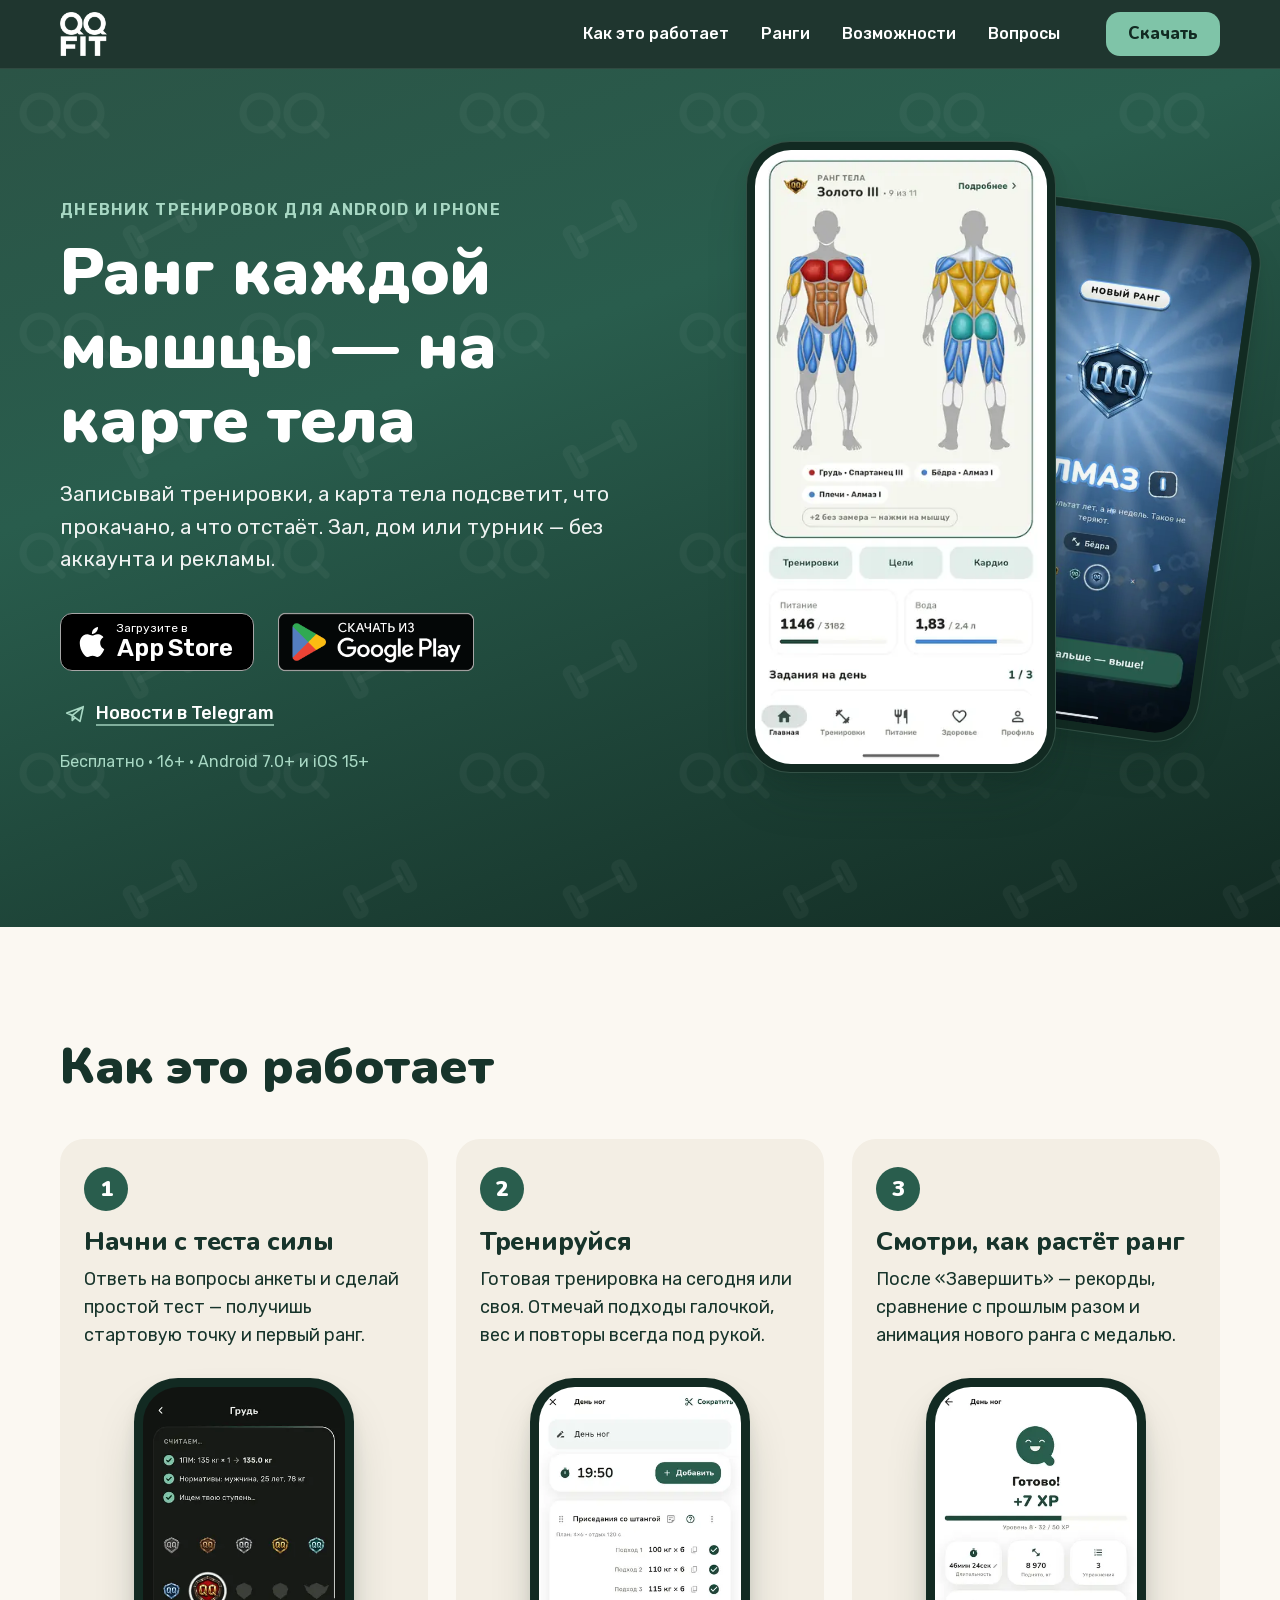
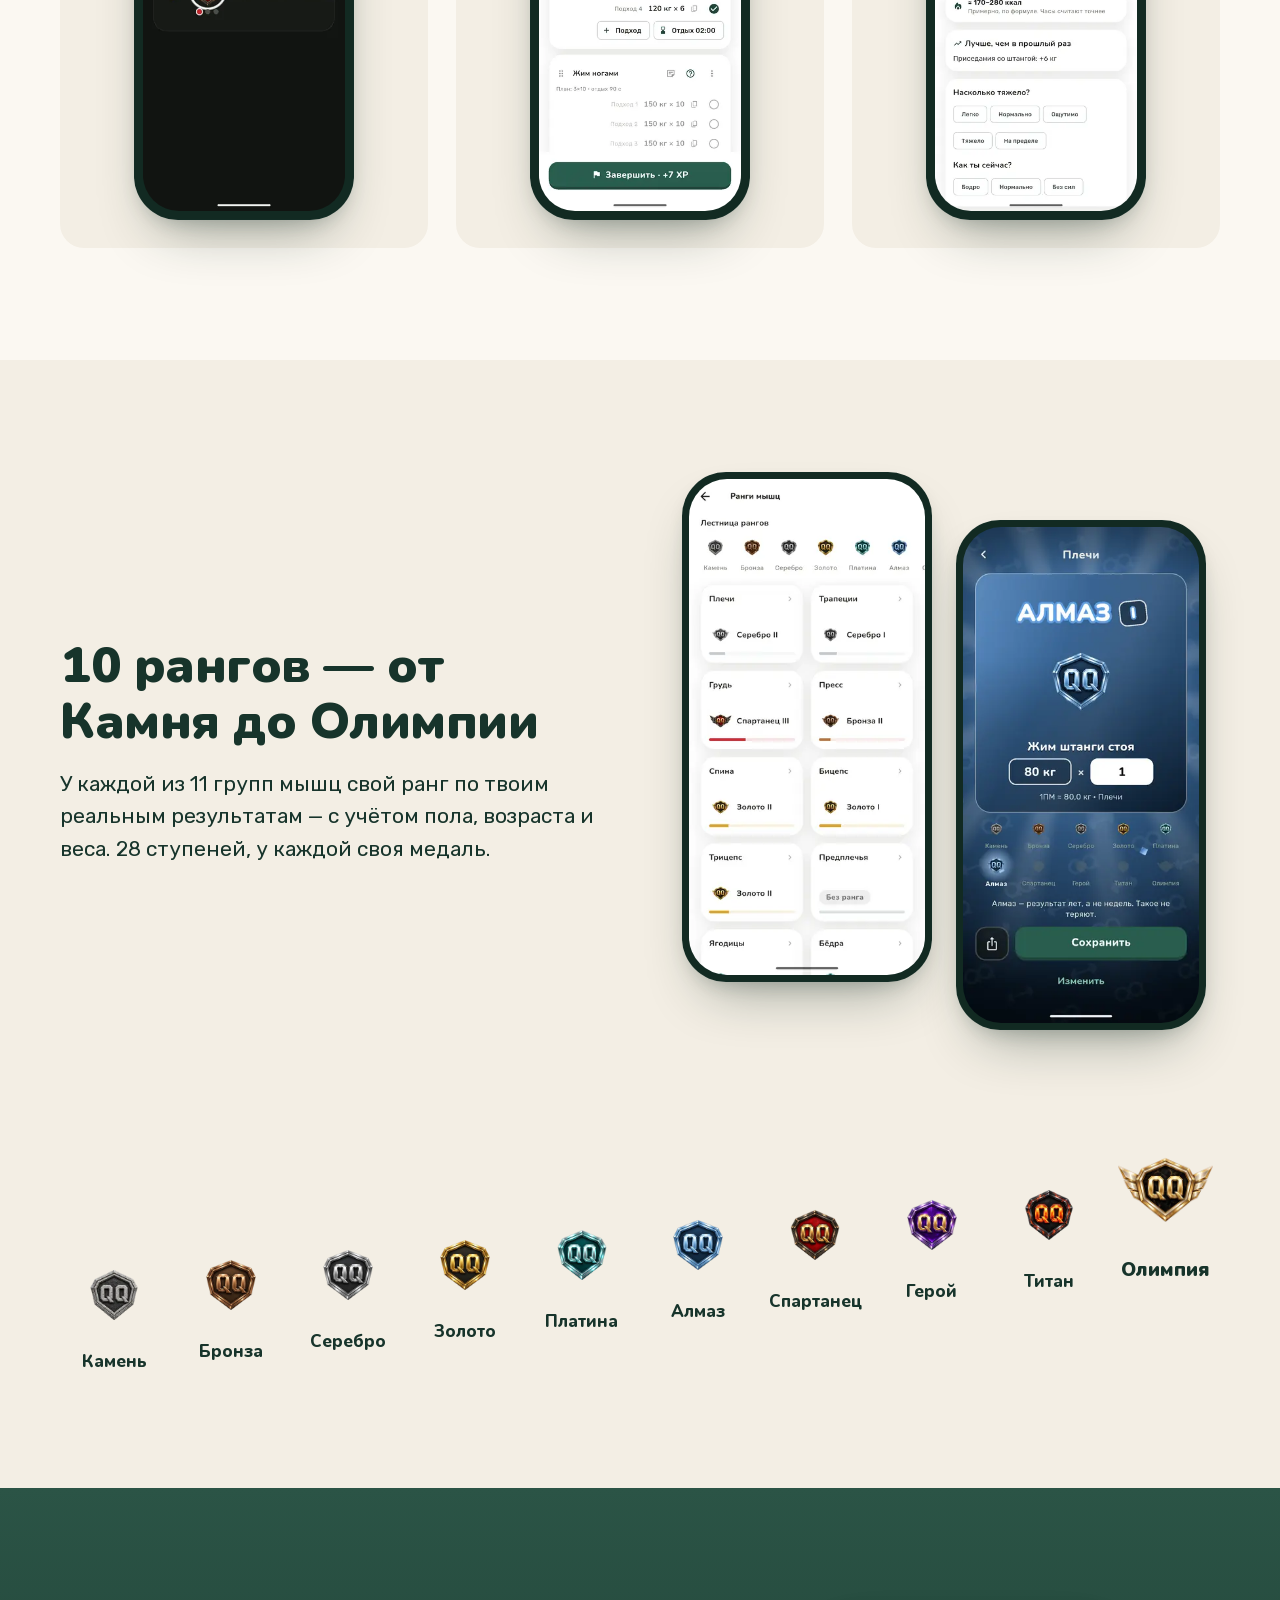
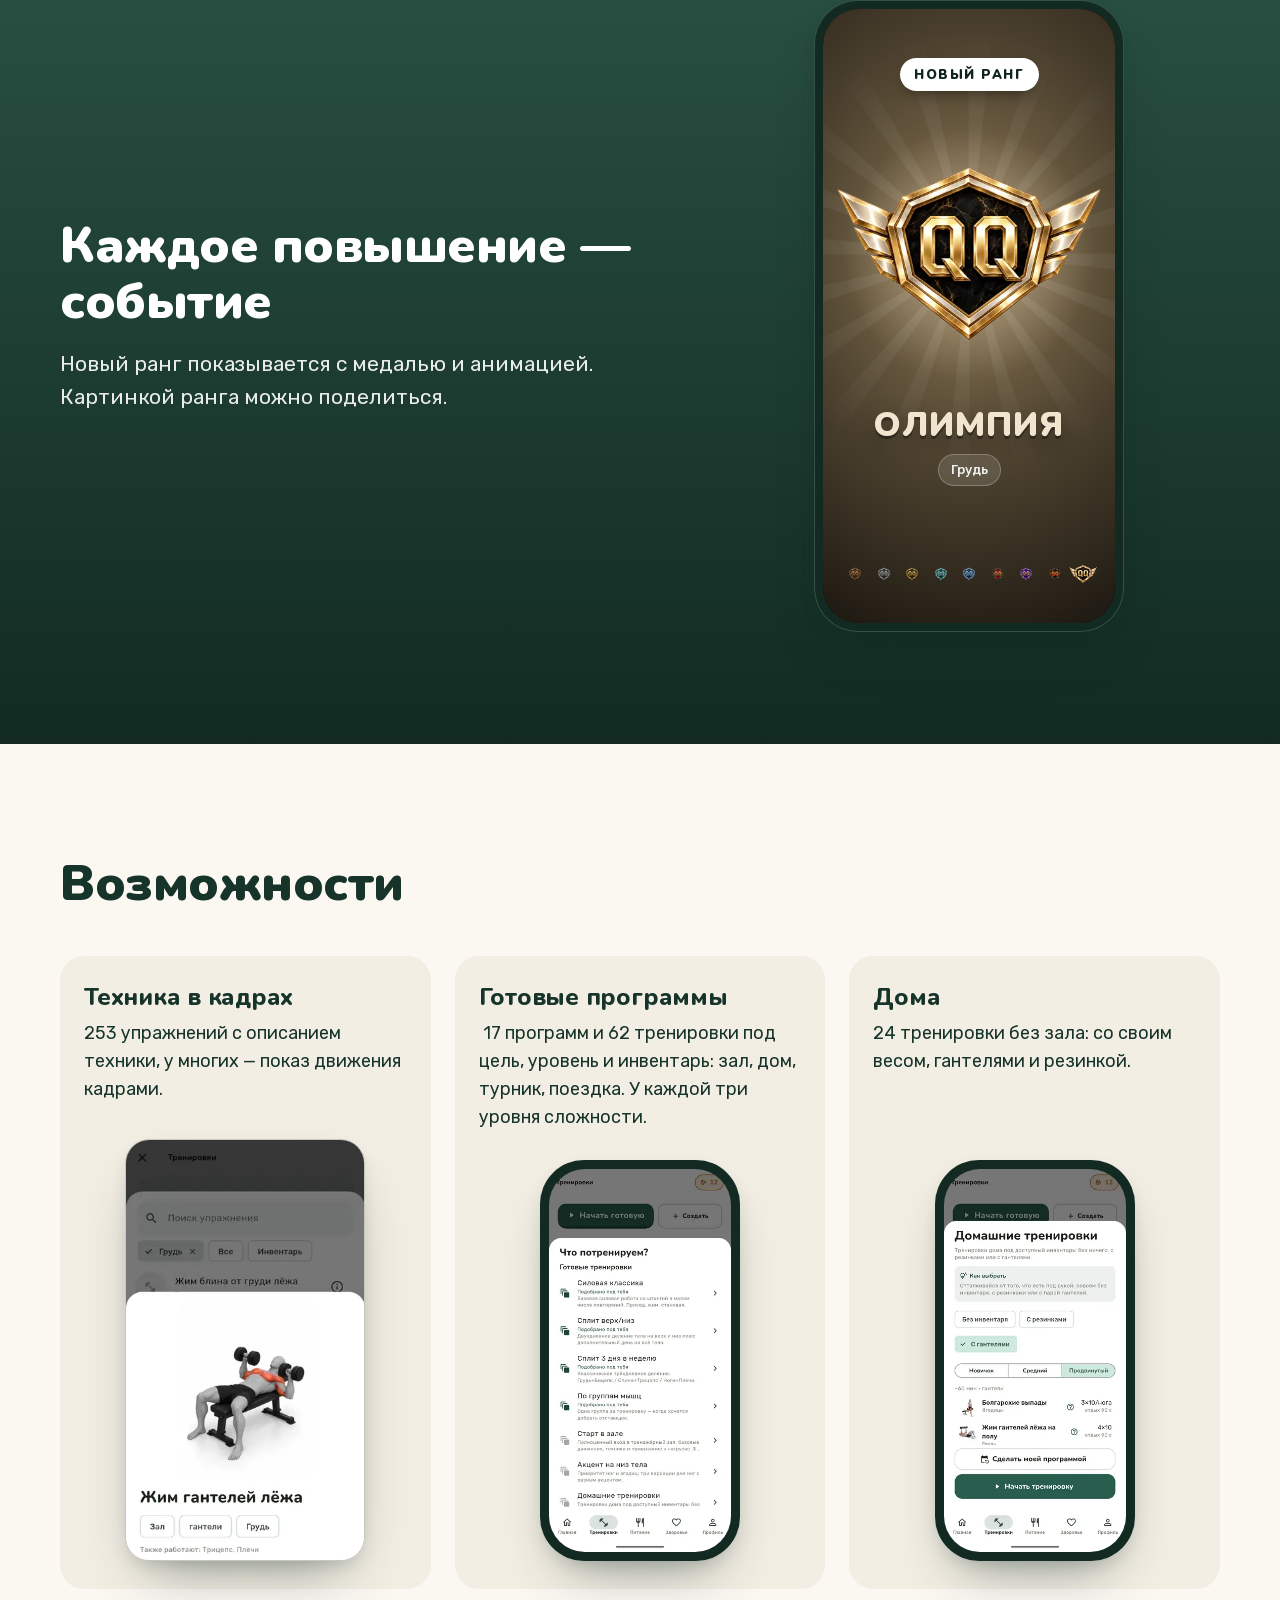
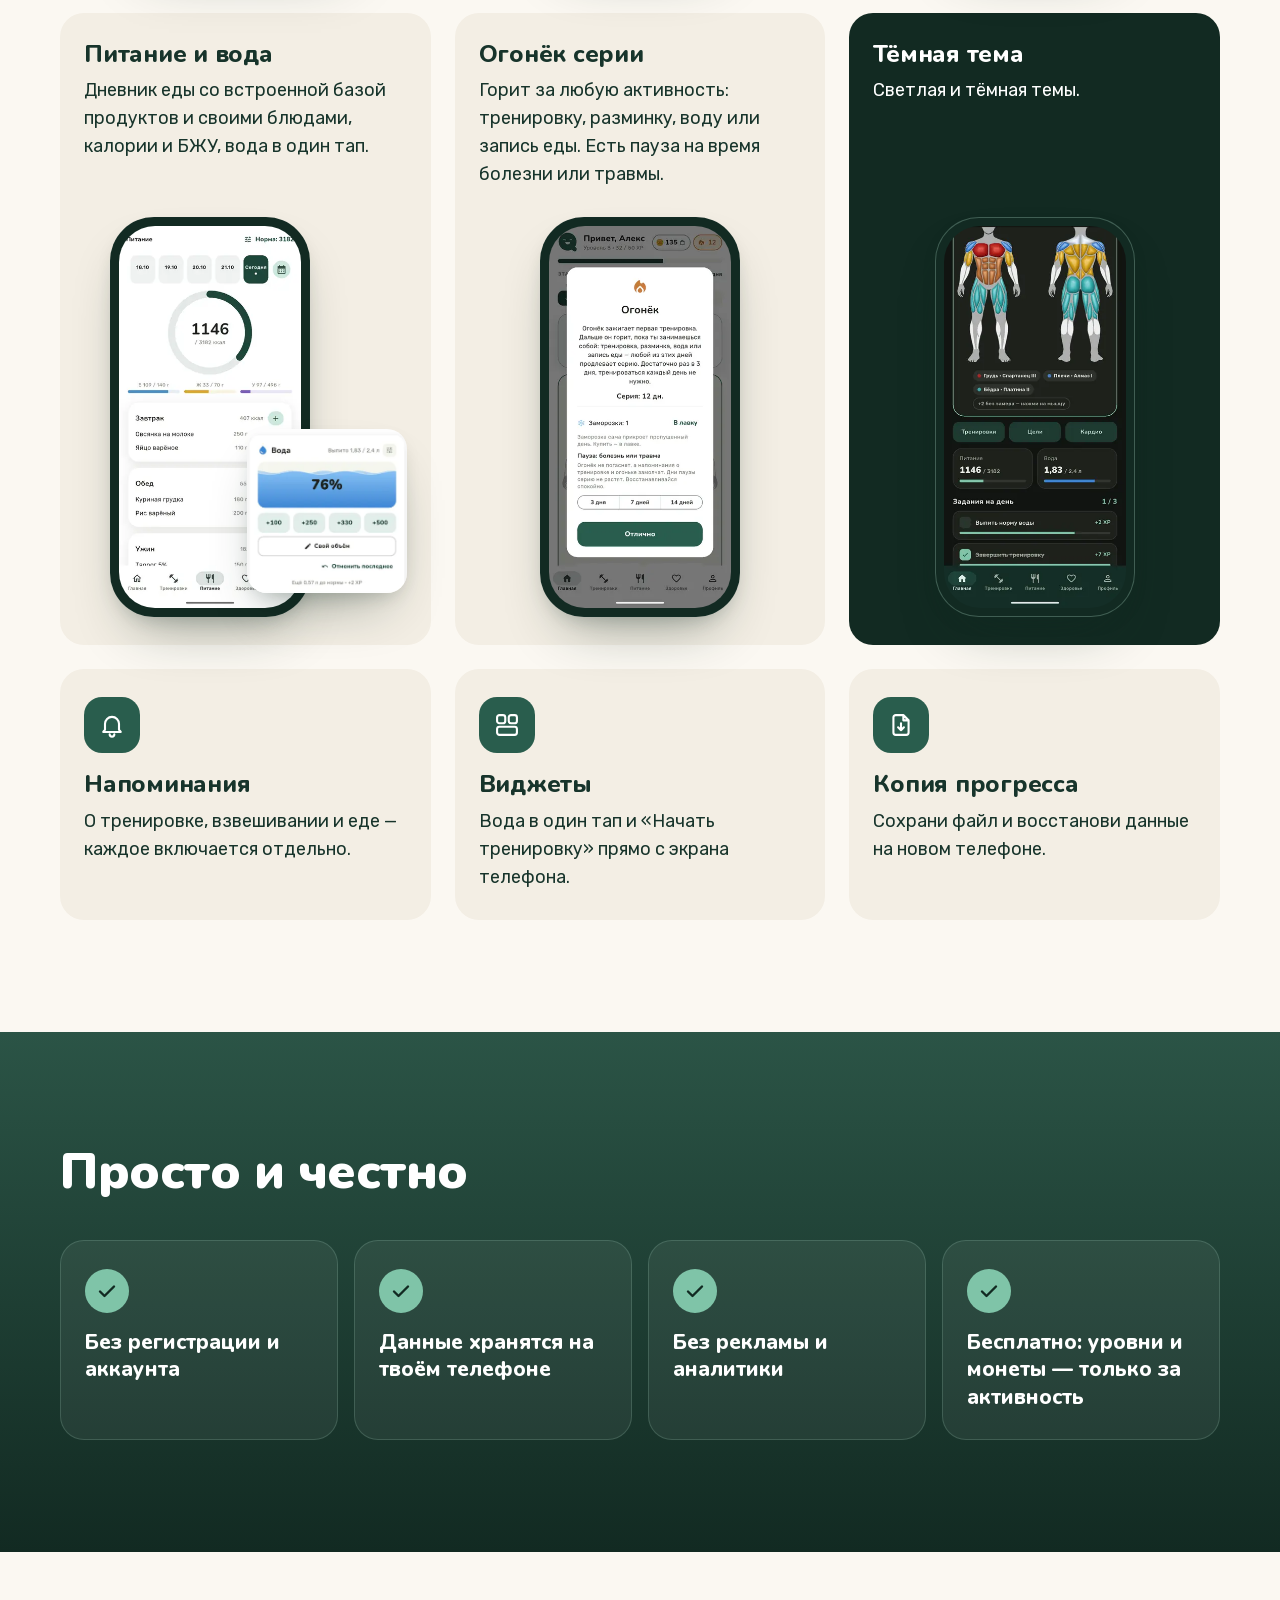
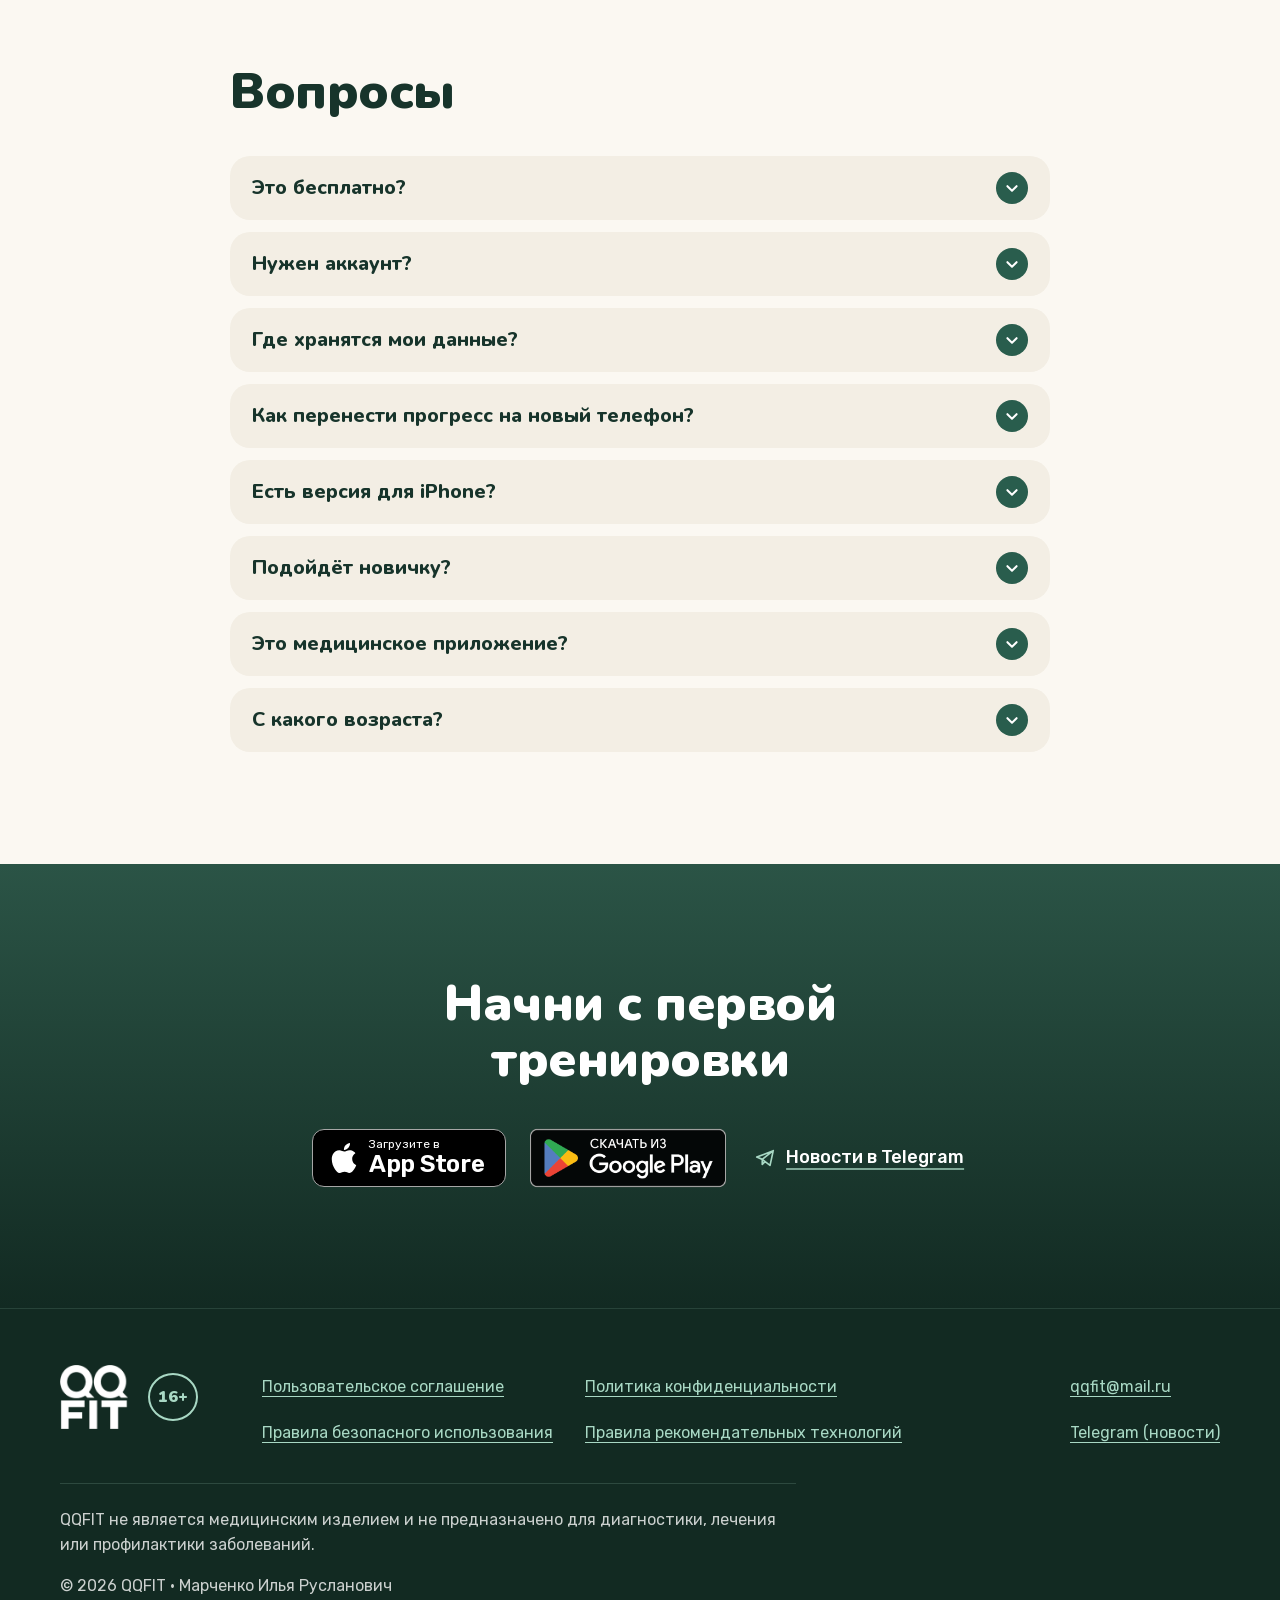
<file: index.html>
<!doctype html>
<html lang="ru">
<head>
<meta charset="utf-8">
<meta name="viewport" content="width=device-width, initial-scale=1">
<title>QQFIT — дневник тренировок с рангами мышц</title>
<meta name="description" content="Ранг каждой мышцы на карте тела, готовые программы для зала и дома, техника упражнений, питание и вода. Бесплатно, без аккаунта и рекламы.">
<link rel="canonical" href="https://qqfit.ru/">
<meta name="theme-color" content="#295D4D">
<meta name="color-scheme" content="light">

<meta property="og:type" content="website">
<meta property="og:locale" content="ru_RU">
<meta property="og:site_name" content="QQFIT">
<meta property="og:url" content="https://qqfit.ru/">
<meta property="og:title" content="QQFIT — дневник тренировок с рангами мышц">
<meta property="og:description" content="Ранг каждой мышцы на карте тела, готовые программы для зала и дома, техника упражнений, питание и вода. Бесплатно, без аккаунта и рекламы.">
<meta property="og:image" content="https://qqfit.ru/assets/brand/kartinka_dlya_ssylok_1024x500.png">
<meta property="og:image:width" content="1024">
<meta property="og:image:height" content="500">
<meta property="og:image:alt" content="Логотип QQFIT и надпись «Тренировки, ранги мышц и питание»">
<meta name="twitter:card" content="summary_large_image">

<link rel="icon" href="favicon.ico" sizes="any">
<link rel="icon" type="image/png" sizes="32x32" href="assets/brand/favicon-32.png">
<link rel="icon" type="image/png" sizes="96x96" href="assets/brand/favicon-96.png">
<link rel="icon" type="image/png" sizes="192x192" href="assets/brand/favicon-192.png">
<link rel="apple-touch-icon" href="assets/brand/apple-touch-icon.png">

<link rel="preload" as="image" href="assets/screens/01_karta_tela-360.webp" imagesrcset="assets/screens/01_karta_tela-360.webp 360w, assets/screens/01_karta_tela-540.webp 540w, assets/screens/01_karta_tela-720.webp 720w" imagesizes="(min-width: 1024px) 310px, 230px" fetchpriority="high">
<link rel="preload" href="assets/fonts/Nunito-Black.woff2" as="font" type="font/woff2" crossorigin>
<link rel="preload" href="assets/fonts/Rubik-Regular.woff2" as="font" type="font/woff2" crossorigin>
<style>
@font-face { font-family: "Nunito"; src: url("assets/fonts/Nunito-ExtraBold.woff2") format("woff2"); font-weight: 800; font-style: normal; font-display: swap; }
@font-face { font-family: "Nunito"; src: url("assets/fonts/Nunito-Black.woff2") format("woff2"); font-weight: 900; font-style: normal; font-display: swap; }
@font-face { font-family: "Rubik"; src: url("assets/fonts/Rubik-Regular.woff2") format("woff2"); font-weight: 400; font-style: normal; font-display: swap; }
@font-face { font-family: "Rubik"; src: url("assets/fonts/Rubik-Medium.woff2") format("woff2"); font-weight: 500; font-style: normal; font-display: swap; }
@font-face { font-family: "Rubik"; src: url("assets/fonts/Rubik-SemiBold.woff2") format("woff2"); font-weight: 600; font-style: normal; font-display: swap; }
:root {
--hvoya: #295D4D;
--dark: #122A22;
--grad-top: #2B5446;
--mint: #7FC4A8;
--mint-light: #A8D8C4;
--bg: #FBF8F2;
--bg-alt: #F3EEE4;
--text: #17342B;
--white: #FFFFFF;
--grad-dark: linear-gradient(180deg, var(--grad-top) 0%, var(--dark) 100%);
--radius-card: 24px;
--radius-phone: 44px;
--shadow-soft: 0 28px 56px -24px rgba(18, 42, 34, .45), 0 8px 20px -8px rgba(18, 42, 34, .22);
--font-head: "Nunito", system-ui, sans-serif;
--font-body: "Rubik", system-ui, sans-serif;
--gutter: 20px;
--header-h: 68px;
}
*, *::before, *::after { box-sizing: border-box; }
html { scroll-behavior: smooth; -webkit-text-size-adjust: 100%; }
body {
margin: 0;
background: var(--bg);
color: var(--text);
font-family: var(--font-body);
font-weight: 400;
font-size: 18px;
line-height: 1.55;
-webkit-font-smoothing: antialiased;
font-synthesis: none;
}
img, video { max-width: 100%; display: block; }
h1, h2, h3 { font-family: var(--font-head); margin: 0; line-height: 1.12; letter-spacing: -0.01em; }
p { margin: 0; }
a { color: inherit; }
b, strong { font-weight: 600; }
ul, ol { margin: 0; padding: 0; list-style: none; }
.container { width: 100%; max-width: 1200px; margin: 0 auto; padding: 0 var(--gutter); }
.container--narrow { max-width: 860px; }
:focus-visible { outline: 3px solid var(--hvoya); outline-offset: 3px; border-radius: 8px; }
.dark :focus-visible, .header :focus-visible, .footer :focus-visible, .card--dark :focus-visible { outline-color: var(--mint-light); }
.skip {
position: absolute; left: 12px; top: -100px; z-index: 100;
background: var(--white); color: var(--text); padding: 12px 18px; border-radius: 12px; font-weight: 600;
}
.skip:focus { top: 12px; }
section[id] { scroll-margin-top: calc(var(--header-h) + 8px); }
.header {
position: sticky; top: 0; z-index: 50;
background: rgba(18, 42, 34, .94);
-webkit-backdrop-filter: saturate(140%) blur(10px);
backdrop-filter: saturate(140%) blur(10px);
border-bottom: 1px solid rgba(168, 216, 196, .12);
}
.header__inner { display: flex; align-items: center; gap: 24px; height: var(--header-h); }
.header__logo { display: inline-flex; align-items: center; min-height: 44px; min-width: 44px; }
.header__logo img { width: 47px; height: 44px; }
.nav { display: none; gap: 4px; margin-left: auto; }
.nav a {
display: inline-flex; align-items: center; min-height: 44px; padding: 0 14px;
color: var(--white); text-decoration: none; font-weight: 500; font-size: 16px; border-radius: 12px;
}
.nav a:hover { background: rgba(168, 216, 196, .12); }
.btn-download {
margin-left: auto;
display: inline-flex; align-items: center; justify-content: center;
min-height: 44px; padding: 0 22px; border-radius: 14px;
background: var(--mint); color: var(--dark);
font-family: var(--font-head); font-weight: 800; font-size: 17px; text-decoration: none;
transition: background-color .2s ease;
}
.btn-download:hover { background: var(--mint-light); }
@media (min-width: 900px) {
.nav { display: flex; }
.btn-download { margin-left: 8px; }
}
.section { padding: 80px 0; }
.light { background: var(--bg); color: var(--text); }
.light--alt { background: var(--bg-alt); }
.dark { background: var(--grad-dark); color: var(--white); }
.section-title { font-size: clamp(32px, 5vw, 50px); font-weight: 900; }
.lead { font-size: clamp(18px, 2vw, 21px); line-height: 1.55; margin-top: 18px; max-width: 34em; }
.dark .lead { color: rgba(255, 255, 255, .9); }
.overline {
font-family: var(--font-body); font-weight: 600; font-size: 16px;
letter-spacing: .08em; text-transform: uppercase; color: var(--mint-light);
}
@media (min-width: 1024px) { .section { padding: 112px 0; } }
.phone {
position: relative;
width: var(--w, 240px);
padding: 8px;
border-radius: var(--radius-phone);
background: var(--dark);
border: 1px solid rgba(168, 216, 196, .22);
box-shadow: var(--shadow-soft);
flex-shrink: 0;
}
.light .phone { border-color: rgba(23, 52, 43, .28); }
.phone > img, .phone > video {
width: 100%; height: auto;
aspect-ratio: 1080 / 2270;
border-radius: calc(var(--radius-phone) - 8px);
object-fit: cover;
object-position: center bottom;
background: var(--dark);
}
.cta-row { display: flex; flex-wrap: wrap; align-items: center; gap: 12px 24px; margin-top: 32px; }
.cta-row--center { justify-content: center; }
.gp-badge {
display: inline-flex; align-items: center; justify-content: center;
border-radius: 12px; text-decoration: none;
min-height: 44px;
}
.gp-badge img { height: 72px; width: auto; aspect-ratio: 646 / 250; }
@media (min-width: 1024px) { .gp-badge--lg img { height: 76px; } }
.gp-badge.is-missing img { display: none; }
.as-badge { display: inline-flex; align-items: center; gap: 10px; height: 58px; padding: 0 20px 0 16px; border-radius: 12px;
  background: #000; color: #fff; border: 1px solid #a6a6a6; text-decoration: none; }
.as-badge span { display: flex; flex-direction: column; line-height: 1.05; text-align: left; }
.as-badge small { font-size: 12px; font-weight: 400; }
.as-badge b { font: 600 24px/1.1 "Rubik", system-ui, sans-serif; letter-spacing: -.01em; }
.gp-badge.is-missing {
width: 186px; height: 72px;
border: 2px dashed currentColor; color: inherit;
font-weight: 600; font-size: 16px; text-align: center; line-height: 1.2; padding: 6px 12px;
}
.gp-badge.is-missing::after { content: "Доступно в Google Play"; }
.tg-link {
display: inline-flex; align-items: center; gap: 10px;
min-height: 44px; padding: 0 4px;
font-weight: 500; font-size: 18px;
color: var(--white); text-decoration: underline; text-decoration-color: rgba(168, 216, 196, .7);
text-underline-offset: 5px; text-decoration-thickness: 2px;
}
.tg-link svg { color: var(--mint-light); flex-shrink: 0; }
.tg-link:hover { text-decoration-color: var(--mint-light); }
.hero {
position: relative; overflow: hidden;
background:
url("data:image/svg+xml,%3Csvg xmlns='http://www.w3.org/2000/svg' width='220' height='220' viewBox='0 0 220 220'%3E%3Cg fill='none' stroke='white' stroke-opacity='.04' stroke-width='7' stroke-linecap='round'%3E%3Ccircle cx='40' cy='44' r='17'/%3E%3Cpath d='M51 55l11 11'/%3E%3Ccircle cx='84' cy='44' r='17'/%3E%3Cpath d='M95 55l11 11'/%3E%3Cg transform='rotate(-28 160 160)'%3E%3Cpath d='M138 160h44'/%3E%3Crect x='128' y='146' width='9' height='28' rx='3'/%3E%3Crect x='183' y='146' width='9' height='28' rx='3'/%3E%3C/g%3E%3C/g%3E%3C/svg%3E") repeat,
linear-gradient(160deg, var(--grad-top) 0%, var(--hvoya) 35%, var(--dark) 100%);
color: var(--white);
padding: 40px 0 56px;
}
.hero__inner { display: grid; gap: 48px; align-items: center; }
.hero h1 { font-size: clamp(38px, 6.4vw, 66px); font-weight: 900; margin-top: 14px; }
.hero__lead { font-size: clamp(18px, 2.1vw, 21px); margin-top: 20px; max-width: 32em; color: rgba(255, 255, 255, .92); }
.hero .cta-row { margin-top: 28px; }
.hero__note { margin-top: 14px; font-size: 16px; color: var(--mint-light); }
.hero__visual { position: relative; display: flex; justify-content: center; min-height: 520px; }
.hero__front { position: relative; z-index: 2; margin-right: 90px; animation: float 6s ease-in-out infinite; }
.hero__back { position: absolute; z-index: 1; top: 40px; left: 50%; margin-left: 0; transform: rotate(8deg); }
.phone--front { --w: 230px; }
.phone--back { --w: 190px; opacity: .97; }
@keyframes float {
0%, 100% { transform: translateY(0); }
50% { transform: translateY(-12px); }
}
@media (min-width: 1024px) {
.hero { padding: 72px 0 96px; }
.hero__inner { grid-template-columns: 1.08fr .92fr; gap: 32px; }
.hero__visual { min-height: 690px; }
.phone--front { --w: 310px; }
.phone--back { --w: 260px; }
.hero__front { margin-right: 120px; }
.hero__back { top: 64px; margin-left: 10px; }
}
.steps { display: grid; gap: 28px; margin-top: 44px; counter-reset: none; }
.step {
background: var(--bg-alt); border-radius: var(--radius-card);
padding: 28px 24px; display: flex; flex-direction: column; align-items: center; gap: 28px;
}
.step__text { align-self: stretch; }
.step__num {
display: inline-flex; align-items: center; justify-content: center;
width: 44px; height: 44px; border-radius: 50%;
background: var(--hvoya); color: var(--white);
font-family: var(--font-head); font-weight: 900; font-size: 22px;
}
.step h3 { font-size: 26px; font-weight: 800; margin-top: 16px; }
.step p { margin-top: 10px; }
.phone--step { --w: 220px; }
.step { padding-bottom: 28px; }
@media (min-width: 900px) {
.steps { grid-template-columns: repeat(3, 1fr); }
}
.ranks__top { display: grid; gap: 44px; align-items: center; }
.ranks__phones { display: flex; justify-content: center; align-items: flex-start; gap: 16px; }
.phone--rank { --w: min(44vw, 250px); padding: 6px; }
.phone--rank > img { border-radius: calc(var(--radius-phone) - 6px); }
.phone--offset { margin-top: 48px; }
@media (min-width: 1024px) {
.ranks__top { grid-template-columns: 1fr 1fr; gap: 56px; }
.ranks__phones { gap: 24px; }
}
.ladder {
margin-top: 64px;
display: grid; grid-template-columns: repeat(2, minmax(0, 1fr)); gap: 10px;
}
.ladder li {
display: flex; align-items: center; gap: 14px;
background: var(--bg); border-radius: 20px; padding: 8px 10px 8px 8px; gap: 10px; min-width: 0;
font-family: var(--font-head); font-weight: 800; font-size: 17px;
}
.ladder img { width: 56px; height: 56px; flex-shrink: 0; }
.ladder__top { justify-content: flex-start; }
.ladder__top img { width: 72px; height: 72px; }
.ladder__top { padding-top: 0; padding-bottom: 0; }
.ladder__top > span:last-child { font-size: 19px; font-weight: 900; }
@media (min-width: 640px) {
.ladder { grid-template-columns: repeat(3, minmax(0, 1fr)); }
.ladder__top { grid-column: 1 / -1; justify-content: center; }
}
@media (min-width: 1024px) {
.ladder {
grid-template-columns: repeat(10, minmax(0, 1fr)); gap: 8px; align-items: end;
padding-top: 40px;
}
.ladder li {
flex-direction: column; text-align: center; gap: 10px;
background: none; padding: 0;
margin-bottom: calc(var(--i) * 10px);
font-size: 17px;
}
.ladder img { width: 88px; height: 88px; }
.ladder__top { grid-column: auto; }
.ladder__top img { width: 112px; height: 112px; }
.ladder__top > span:last-child { font-size: 19px; }
}
.medal-shine { position: relative; display: inline-block; line-height: 0; }
.medal-shine::after {
content: ""; position: absolute; inset: 0; pointer-events: none;
background: linear-gradient(115deg, transparent 35%, rgba(255, 255, 255, .85) 50%, transparent 65%) no-repeat;
background-size: 250% 100%; background-position: 150% 0;
-webkit-mask: url("assets/medals/10_olympia.webp") center / contain no-repeat;
mask: url("assets/medals/10_olympia.webp") center / contain no-repeat;
mix-blend-mode: overlay; opacity: 0;
}
.js .ladder li { opacity: 0; transform: translateY(22px) scale(.92); transition: opacity .5s ease, transform .5s cubic-bezier(.2, .8, .2, 1); transition-delay: calc(var(--i) * 110ms); }
.js .ladder.is-visible li { opacity: 1; transform: none; }
.js .ladder.is-visible .ladder__top { transition-delay: 1200ms; }
.ladder.is-visible .medal-shine::after { animation: shine 4.5s ease-in-out 1.8s infinite; }
@keyframes shine {
0% { background-position: 150% 0; opacity: 1; }
35% { background-position: -50% 0; opacity: 1; }
36%, 100% { background-position: -50% 0; opacity: 0; }
}
.levelup__inner { display: grid; gap: 44px; align-items: center; justify-items: center; }
.levelup__text { justify-self: stretch; }
.phone--video { --w: 270px; }
@media (min-width: 900px) {
.levelup__inner { grid-template-columns: 1.1fr .9fr; }
.phone--video { --w: 310px; }
}
.rankshow {
position: relative; width: 100%;
aspect-ratio: 1080 / 2270;
border-radius: calc(var(--radius-phone) - 8px);
overflow: hidden; isolation: isolate; contain: layout paint;
background: #080604; color: #fff;
-webkit-user-select: none; user-select: none;
}
.rs-bg { position: absolute; inset: 0; opacity: 0; will-change: opacity; }
.rs-bg.is-on { opacity: 1; }
.rs-rays {
position: absolute; left: 50%; top: 40%; width: 240%; aspect-ratio: 1;
transform: translate(-50%, -50%);
background: repeating-conic-gradient(from 0deg, rgba(255,255,255,.11) 0deg 6deg, rgba(255,255,255,0) 6deg 18deg);
-webkit-mask-image: radial-gradient(circle, #000 6%, rgba(0,0,0,.55) 24%, rgba(0,0,0,0) 46%);
mask-image: radial-gradient(circle, #000 6%, rgba(0,0,0,.55) 24%, rgba(0,0,0,0) 46%);
animation: rs-spin 40s linear infinite;
will-change: transform; pointer-events: none;
}
@keyframes rs-spin { to { transform: translate(-50%, -50%) rotate(360deg); } }
.rs-flash {
position: absolute; inset: 0; opacity: 0; pointer-events: none; will-change: opacity;
background: radial-gradient(circle at 50% 40%, rgba(255,255,255,.95) 0%, rgba(255,255,255,0) 55%);
}
.rs-top { position: absolute; left: 0; right: 0; top: 8%; display: flex; justify-content: center; }
.rs-chip {
font-family: var(--font-head); font-weight: 900; font-size: 12px; letter-spacing: .12em; text-transform: uppercase;
color: #10231C; background: #fff; padding: 7px 14px 6px; border-radius: 999px;
box-shadow: 0 6px 16px -6px rgba(0,0,0,.55);
will-change: transform, opacity;
}
.rs-medal-box { position: absolute; left: 50%; top: 40%; width: 104%; aspect-ratio: 1; transform: translate(-50%, -50%); }
.rs-float { position: absolute; inset: 0; animation: rs-float 3.6s ease-in-out infinite; will-change: transform; }
@keyframes rs-float { 0%, 100% { transform: translateY(0); } 50% { transform: translateY(-6px); } }
.rs-medal { position: absolute; inset: 0; width: 100%; height: 100%; opacity: 0; will-change: transform, opacity; }
.rs-medal.is-on { opacity: 1; }
.rs-halo {
position: absolute; inset: 14%; border-radius: 50%; opacity: 0; will-change: opacity, transform;
background: radial-gradient(circle, rgba(237,220,189,.8) 0%, rgba(237,220,189,0) 66%);
}
.rs-ring {
position: absolute; left: 50%; top: 40%; width: 64%; aspect-ratio: 1; border-radius: 50%;
border: 3px solid #fff; opacity: 0; transform: translate(-50%, -50%);
will-change: transform, opacity; pointer-events: none;
}
.rs-spark {
position: absolute; left: 50%; top: 40%; width: 8px; height: 8px; border-radius: 2px;
background: #fff; opacity: 0; transform: translate(-50%, -50%);
will-change: transform, opacity; pointer-events: none;
}
.rs-spark:nth-of-type(3n) { width: 6px; height: 6px; border-radius: 50%; }
.rs-spark:nth-of-type(4n) { width: 10px; height: 4px; }
.rs-name-row {
position: absolute; left: 0; right: 0; top: 65%;
display: flex; flex-direction: column; align-items: center; gap: 12px;
}
.rs-name {
font-family: var(--font-head); font-weight: 900; font-size: 30px; line-height: 1;
letter-spacing: .03em; text-transform: uppercase;
text-shadow: 0 3px 0 rgba(0,0,0,.35), 0 10px 24px rgba(0,0,0,.35);
will-change: transform, opacity;
}
.rs-muscle {
font-family: var(--font-body); font-weight: 500; font-size: 13px; color: rgba(255,255,255,.92);
padding: 5px 12px; border-radius: 999px;
background: rgba(255,255,255,.12); border: 1px solid rgba(255,255,255,.24);
}
.rs-ladder {
position: absolute; left: 7%; right: 7%; bottom: 6%;
display: flex; justify-content: space-between; align-items: center;
list-style: none; margin: 0; padding: 0;
}
.rs-ladder li {
width: 9.4%; aspect-ratio: 1; opacity: .26; transform: scale(.84);
transition: opacity .35s ease, transform .5s cubic-bezier(.2, 1.5, .4, 1);
}
.rs-ladder li img { display: block; width: 100%; height: 100%; }
.rs-ladder li.is-done { opacity: .9; transform: scale(.9); }
.rs-ladder li.is-current { opacity: 1; transform: scale(1.32); }
.rankshow.is-paused .rs-rays, .rankshow.is-paused .rs-float { animation-play-state: paused; }
@media (min-width: 900px) { .rs-name { font-size: 34px; } .rs-chip { font-size: 13px; } }
.features { display: grid; gap: 20px; margin-top: 44px; }
.card {
background: var(--bg-alt); border-radius: var(--radius-card);
padding: 28px 24px; display: flex; flex-direction: column;
}
.card h3 { font-size: 24px; font-weight: 800; }
.card p { margin-top: 10px; }
.card__visual {
position: relative; margin-top: auto; padding-top: 28px;
display: flex; justify-content: center; align-items: flex-end;
}
.phone--card { --w: 200px; }
.card--dark { background: var(--dark); color: var(--white); }
.card--dark .phone { border-color: rgba(168, 216, 196, .3); }
.frames {
position: relative; width: 240px; max-width: 100%;
border-radius: var(--radius-card); overflow: hidden;
border: 1px solid rgba(23, 52, 43, .2);
aspect-ratio: 1080 / 1895;
box-shadow: var(--shadow-soft);
}
.frames img { position: absolute; inset: 0; width: 100%; height: 100%; object-fit: cover; object-position: top; }
.frames__second { animation: frames 3.2s ease-in-out infinite; opacity: 0; }
@keyframes frames {
0%, 38% { opacity: 0; }
50%, 88% { opacity: 1; }
100% { opacity: 0; }
}
.card__visual--food { padding-right: 70px; }
.water-card {
position: absolute; right: 0; bottom: 24px; z-index: 2;
width: 160px; height: auto; border-radius: 20px;
box-shadow: var(--shadow-soft);
}
.card--icon { gap: 0; }
.card__icon {
display: inline-flex; align-items: center; justify-content: center;
width: 56px; height: 56px; border-radius: 18px; margin-bottom: 18px;
background: var(--hvoya); color: var(--white);
}
@media (min-width: 720px) {
.features { grid-template-columns: repeat(2, 1fr); }
}
@media (min-width: 1080px) {
.features { grid-template-columns: repeat(3, 1fr); gap: 24px; }
}
.honest { display: grid; gap: 16px; margin-top: 40px; }
.honest li {
display: flex; align-items: center; gap: 16px;
background: rgba(255, 255, 255, .06); border: 1px solid rgba(168, 216, 196, .2);
border-radius: var(--radius-card); padding: 22px 22px;
font-family: var(--font-head); font-weight: 800; font-size: 21px; line-height: 1.3;
}
.check {
display: inline-flex; align-items: center; justify-content: center; flex-shrink: 0;
width: 44px; height: 44px; border-radius: 50%;
background: var(--mint); color: var(--dark);
}
@media (min-width: 720px) { .honest { grid-template-columns: repeat(2, 1fr); } }
@media (min-width: 1080px) {
.honest { grid-template-columns: repeat(4, 1fr); }
.honest li { flex-direction: column; align-items: flex-start; padding: 28px 24px; }
}
.faq { margin-top: 36px; display: grid; gap: 12px; }
.faq details { background: var(--bg-alt); border-radius: 20px; }
.faq summary {
list-style: none; cursor: pointer;
display: flex; align-items: center; justify-content: space-between; gap: 16px;
min-height: 64px; padding: 16px 22px;
font-family: var(--font-head); font-weight: 800; font-size: 20px; line-height: 1.3;
border-radius: 20px;
}
.faq summary::-webkit-details-marker { display: none; }
.faq summary::after {
content: ""; flex-shrink: 0; width: 32px; height: 32px; border-radius: 50%;
background: var(--hvoya) url("data:image/svg+xml,%3Csvg xmlns='http://www.w3.org/2000/svg' viewBox='0 0 24 24'%3E%3Cpath d='m7 10 5 5 5-5' fill='none' stroke='white' stroke-width='2.2' stroke-linecap='round' stroke-linejoin='round'/%3E%3C/svg%3E") center / 22px no-repeat;
transition: transform .25s ease;
}
.faq details[open] summary::after { transform: rotate(180deg); }
.faq details p { padding: 0 22px 22px; max-width: 40em; }
.faq a { color: var(--hvoya); font-weight: 500; text-underline-offset: 3px; }
.final__inner { text-align: center; }
.final .section-title { max-width: 14em; margin: 0 auto; }
.footer { border-top: 1px solid rgba(168, 216, 196, .14); background: var(--dark); color: rgba(255, 255, 255, .9); padding: 56px 0 40px; font-size: 16px; }
.footer__inner { display: grid; gap: 28px; }
.footer__brand { display: flex; align-items: center; gap: 20px; }
.footer__brand img { width: 68px; height: 64px; }
.age {
display: inline-flex; align-items: center; justify-content: center;
min-width: 48px; height: 48px; padding: 0 8px; border-radius: 50%;
border: 2px solid var(--mint-light); color: var(--mint-light);
font-family: var(--font-head); font-weight: 900; font-size: 16px;
}
.footer__docs, .footer__contacts { display: flex; flex-direction: column; gap: 2px; }
.footer a {
display: inline-flex; align-items: center; min-height: 44px;
color: var(--mint-light); text-underline-offset: 4px;
}
.footer a:hover { color: var(--white); }
.footer__legal, .footer__copy { color: rgba(255, 255, 255, .78); max-width: 46em; }
.footer__legal { border-top: 1px solid rgba(168, 216, 196, .18); padding-top: 24px; }
.footer__copy { margin-top: -12px; }
@media (min-width: 900px) {
.footer__inner { grid-template-columns: auto 1fr auto; align-items: start; column-gap: 64px; }
.footer__docs { display: grid; grid-template-columns: repeat(2, auto); column-gap: 32px; justify-content: start; }
.footer__legal, .footer__copy { grid-column: 1 / -1; }
}
.js [data-reveal] {
opacity: 0; transform: translateY(28px);
transition: opacity .6s ease, transform .6s cubic-bezier(.2, .8, .2, 1);
transition-delay: calc(var(--i, 0) * 80ms);
}
.js [data-reveal].is-visible { opacity: 1; transform: none; }
@media (prefers-reduced-motion: reduce) {
html { scroll-behavior: auto; }
*, *::before, *::after { animation: none !important; transition: none !important; }
.js [data-reveal], .js .ladder li { opacity: 1 !important; transform: none !important; }
.frames__second { opacity: 0 !important; }
.medal-shine::after { display: none; }
}
</style>

<script type="application/ld+json">
{
  "@context": "https://schema.org",
  "@type": "MobileApplication",
  "name": "QQFIT",
  "operatingSystem": "ANDROID, IOS",
  "applicationCategory": "HealthApplication",
  "inLanguage": "ru",
  "url": "https://qqfit.ru/",
  "installUrl": "https://play.google.com/store/apps/details?id=com.qqfit.app",
  "offers": {
    "@type": "Offer",
    "price": "0",
    "priceCurrency": "RUB"
  }
}
</script>
</head>
<body>
<a class="skip" href="#main">Перейти к содержанию</a>

<header class="header">
  <div class="container header__inner">
    <a class="header__logo" href="#top" aria-label="QQFIT — наверх">
      <img src="assets/brand/logo_belyi.webp" width="47" height="44" alt="QQ FIT">
    </a>
    <nav class="nav" aria-label="Разделы страницы">
      <a href="#how">Как это работает</a>
      <a href="#ranks">Ранги</a>
      <a href="#features">Возможности</a>
      <a href="#faq">Вопросы</a>
    </nav>
    <a class="btn-download" href="https://play.google.com/store/apps/details?id=com.qqfit.app">Скачать</a>
  </div>
</header>

<main id="main">

  <!-- Первый экран -->
  <section class="hero dark" id="top">
    <div class="container hero__inner">
      <div class="hero__text">
        <p class="overline">Дневник тренировок для Android и iPhone</p>
        <h1>Ранг каждой мышцы — на карте тела</h1>
        <p class="hero__lead">Записывай тренировки, а карта тела подсветит, что прокачано, а что отстаёт. Зал, дом или турник — без аккаунта и рекламы.</p>
        <div class="cta-row">
          <a class="as-badge" href="https://apps.apple.com/app/apple-store/id6836315563?pt=129822320&amp;ct=site&amp;mt=8" rel="noopener">
            <svg aria-hidden="true" viewBox="0 0 24 24" width="30" height="30"><path fill="currentColor" d="M12.152 6.896c-.948 0-2.415-1.078-3.96-1.04-2.04.027-3.91 1.183-4.961 3.014-2.117 3.675-.546 9.103 1.519 12.09 1.013 1.454 2.208 3.09 3.792 3.039 1.52-.065 2.09-.987 3.935-.987 1.831 0 2.35.987 3.96.948 1.637-.026 2.676-1.48 3.676-2.948 1.156-1.688 1.636-3.325 1.662-3.415-.039-.013-3.182-1.221-3.22-4.857-.026-3.04 2.48-4.494 2.597-4.559-1.429-2.09-3.623-2.324-4.39-2.376-2-.156-3.675 1.09-4.61 1.09zM15.53 3.83c.843-1.012 1.4-2.427 1.245-3.83-1.207.052-2.662.805-3.532 1.818-.78.896-1.454 2.338-1.273 3.714 1.338.104 2.715-.688 3.559-1.701"/></svg>
            <span><small>Загрузите в</small><b>App Store</b></span>
          </a>
          <a class="gp-badge gp-badge--lg" href="https://play.google.com/store/apps/details?id=com.qqfit.app">
            <img src="assets/google-play-badge.webp" width="646" height="250" alt="Скачать из Google Play">
          </a>
          <a class="tg-link" href="https://t.me/qqfitapp">
            <svg aria-hidden="true" viewBox="0 0 24 24" width="22" height="22"><path d="M21 4 3 11l6 2.5M21 4l-3.5 16-8.5-6.5M21 4 9 13.5V19l3-3" fill="none" stroke="currentColor" stroke-width="1.8" stroke-linecap="round" stroke-linejoin="round"/></svg>
            Новости в Telegram
          </a>
        </div>
        <p class="hero__note">Бесплатно · 16+ · Android 7.0+ и iOS 15+</p>
      </div>

      <div class="hero__visual">
        <div class="hero__back">
          <div class="phone phone--back">
            <img src="assets/screens/02_povyshenie_ranga-360.webp"
                 srcset="assets/screens/02_povyshenie_ranga-360.webp 360w, assets/screens/02_povyshenie_ranga-540.webp 540w, assets/screens/02_povyshenie_ranga-720.webp 720w"
                 sizes="(min-width: 1024px) 260px, 190px"
                 width="1080" height="2270" alt="Экран повышения ранга: медаль «Алмаз I» и надпись «Новый ранг»" style="background:url([data-uri]) center/cover no-repeat">
          </div>
        </div>
        <div class="hero__front">
          <div class="phone phone--front">
            <img src="assets/screens/01_karta_tela-360.webp"
                 srcset="assets/screens/01_karta_tela-360.webp 360w, assets/screens/01_karta_tela-540.webp 540w, assets/screens/01_karta_tela-720.webp 720w"
                 sizes="(min-width: 1024px) 310px, 230px"
                 width="1080" height="2270" fetchpriority="high"
                 alt="Главный экран QQFIT: карта тела, мышцы окрашены в цвета своих рангов, ранг тела «Золото III»" style="background:url([data-uri]) center/cover no-repeat">
          </div>
        </div>
      </div>
    </div>
  </section>

  <!-- Как это работает -->
  <section class="section light" id="how" aria-labelledby="how-title">
    <div class="container">
      <h2 id="how-title" class="section-title" data-reveal>Как это работает</h2>
      <ol class="steps" data-stagger>
        <li class="step" data-reveal>
          <div class="step__text">
            <span class="step__num" aria-hidden="true">1</span>
            <h3>Начни с теста силы</h3>
            <p>Ответь на вопросы анкеты и сделай простой тест — получишь стартовую точку и первый ранг.</p>
          </div>
          <div class="phone phone--step">
            <img src="assets/screens/13_schitaem-360.webp"
                 srcset="assets/screens/13_schitaem-360.webp 360w, assets/screens/13_schitaem-540.webp 540w"
                 sizes="240px" width="1080" height="2270" loading="lazy"
                 alt="Экран «Считаем…»: приложение определяет ступень ранга по результату упражнения" style="background:url([data-uri]) center/cover no-repeat">
          </div>
        </li>
        <li class="step" data-reveal>
          <div class="step__text">
            <span class="step__num" aria-hidden="true">2</span>
            <h3>Тренируйся</h3>
            <p>Готовая тренировка на сегодня или своя. Отмечай подходы галочкой, вес и повторы всегда под рукой.</p>
          </div>
          <div class="phone phone--step">
            <img src="assets/screens/06_trenirovka_galochki-360.webp"
                 srcset="assets/screens/06_trenirovka_galochki-360.webp 360w, assets/screens/06_trenirovka_galochki-540.webp 540w"
                 sizes="240px" width="1080" height="2270" loading="lazy"
                 alt="Идущая тренировка: подходы приседаний со штангой отмечены галочками, рядом вес и повторы" style="background:url([data-uri]) center/cover no-repeat">
          </div>
        </li>
        <li class="step" data-reveal>
          <div class="step__text">
            <span class="step__num" aria-hidden="true">3</span>
            <h3>Смотри, как растёт ранг</h3>
            <p>После «Завершить» — рекорды, сравнение с прошлым разом и анимация нового ранга с медалью.</p>
          </div>
          <div class="phone phone--step">
            <img src="assets/screens/03_rost_za_trenirovku-360.webp"
                 srcset="assets/screens/03_rost_za_trenirovku-360.webp 360w, assets/screens/03_rost_za_trenirovku-540.webp 540w"
                 sizes="240px" width="1080" height="2270" loading="lazy"
                 alt="Итог тренировки: время, поднятый вес и строка «Лучше, чем в прошлый раз»" style="background:url([data-uri]) center/cover no-repeat">
          </div>
        </li>
      </ol>
    </div>
  </section>

  <!-- Ранги -->
  <section class="section light light--alt" id="ranks" aria-labelledby="ranks-title">
    <div class="container">
      <div class="ranks__top">
        <div class="ranks__text">
          <h2 id="ranks-title" class="section-title" data-reveal><span class="count" data-to="10">10</span> рангов — от Камня до Олимпии</h2>
          <p class="lead" data-reveal>У каждой из 11 групп мышц свой ранг по твоим реальным результатам — с учётом пола, возраста и веса. <span class="count" data-to="28">28</span> ступеней, у каждой своя медаль.</p>
        </div>
        <div class="ranks__phones" data-stagger>
          <div class="phone phone--rank" data-reveal>
            <img src="assets/screens/10_rangi_myshc-360.webp"
                 srcset="assets/screens/10_rangi_myshc-360.webp 360w, assets/screens/10_rangi_myshc-540.webp 540w"
                 sizes="(min-width: 1024px) 250px, 42vw" width="1080" height="2270" loading="lazy"
                 alt="Экран «Ранги мышц»: лестница рангов и ранг каждой группы мышц" style="background:url([data-uri]) center/cover no-repeat">
          </div>
          <div class="phone phone--rank phone--offset" data-reveal>
            <img src="assets/screens/12_karta_ranga_temnaya-360.webp"
                 srcset="assets/screens/12_karta_ranga_temnaya-360.webp 360w, assets/screens/12_karta_ranga_temnaya-540.webp 540w"
                 sizes="(min-width: 1024px) 250px, 42vw" width="1080" height="2270" loading="lazy"
                 alt="Карточка ранга «Алмаз I» для плеч в тёмной теме" style="background:url([data-uri]) center/cover no-repeat">
          </div>
        </div>
      </div>

      <ol class="ladder" aria-label="Ранги по порядку, от первого к десятому">
        <li style="--i:0"><img src="assets/medals/01_stone_1.webp" width="240" height="240" loading="lazy" alt=""><span>Камень</span></li>
        <li style="--i:1"><img src="assets/medals/02_bronze_1.webp" width="240" height="240" loading="lazy" alt=""><span>Бронза</span></li>
        <li style="--i:2"><img src="assets/medals/03_silver_1.webp" width="240" height="240" loading="lazy" alt=""><span>Серебро</span></li>
        <li style="--i:3"><img src="assets/medals/04_gold_1.webp" width="240" height="240" loading="lazy" alt=""><span>Золото</span></li>
        <li style="--i:4"><img src="assets/medals/05_platinum_1.webp" width="240" height="240" loading="lazy" alt=""><span>Платина</span></li>
        <li style="--i:5"><img src="assets/medals/06_diamond_1.webp" width="240" height="240" loading="lazy" alt=""><span>Алмаз</span></li>
        <li style="--i:6"><img src="assets/medals/07_spartan_1.webp" width="240" height="240" loading="lazy" alt=""><span>Спартанец</span></li>
        <li style="--i:7"><img src="assets/medals/08_hero_1.webp" width="240" height="240" loading="lazy" alt=""><span>Герой</span></li>
        <li style="--i:8"><img src="assets/medals/09_titan_1.webp" width="240" height="240" loading="lazy" alt=""><span>Титан</span></li>
        <li style="--i:9" class="ladder__top"><span class="medal-shine"><img src="assets/medals/10_olympia.webp" width="240" height="240" loading="lazy" alt=""></span><span>Олимпия</span></li>
      </ol>
    </div>
  </section>

  <!-- Тёмный блок с анимацией -->
  <section class="section dark levelup" aria-labelledby="levelup-title">
    <div class="container levelup__inner">
      <div class="levelup__text">
        <h2 id="levelup-title" class="section-title" data-reveal>Каждое повышение — событие</h2>
        <p class="lead" data-reveal>Новый ранг показывается с медалью и анимацией. Картинкой ранга можно поделиться.</p>
      </div>
      <div class="phone phone--video" data-reveal>
          <div class="rankshow" data-rankshow role="img" aria-label="Анимация: ранг груди растёт от Бронзы до Олимпии, на каждой ступени появляется новая медаль">
            <div class="rs-bg" style="background: radial-gradient(circle at 50% 40%, rgba(214,180,149,0.55) 0%, rgba(214,180,149,0) 32%), radial-gradient(135% 80% at 50% 40%, #7D502B 0%, #654122 46%, #21130A 100%);"></div>
            <div class="rs-bg" style="background: radial-gradient(circle at 50% 40%, rgba(223,226,230,0.55) 0%, rgba(223,226,230,0) 32%), radial-gradient(135% 80% at 50% 40%, #82868B 0%, #414345 46%, #151616 100%);"></div>
            <div class="rs-bg" style="background: radial-gradient(circle at 50% 40%, rgba(234,206,140,0.55) 0%, rgba(234,206,140,0) 32%), radial-gradient(135% 80% at 50% 40%, #8F6E21 0%, #68511B 46%, #15120D 100%);"></div>
            <div class="rs-bg" style="background: radial-gradient(circle at 50% 40%, rgba(149,214,212,0.55) 0%, rgba(149,214,212,0) 32%), radial-gradient(135% 80% at 50% 40%, #287C7A 0%, #1C5F5E 46%, #022020 100%);"></div>
            <div class="rs-bg" style="background: radial-gradient(circle at 50% 40%, rgba(165,202,241,0.55) 0%, rgba(165,202,241,0) 32%), radial-gradient(135% 80% at 50% 40%, #3D6C9F 0%, #2D527A 46%, #0A1A2B 100%);"></div>
            <div class="rs-bg" style="background: radial-gradient(circle at 50% 40%, rgba(222,136,139,0.55) 0%, rgba(222,136,139,0) 32%), radial-gradient(135% 80% at 50% 40%, #8D191C 0%, #781516 46%, #340502 100%);"></div>
            <div class="rs-bg" style="background: radial-gradient(circle at 50% 40%, rgba(199,165,238,0.55) 0%, rgba(199,165,238,0) 32%), radial-gradient(135% 80% at 50% 40%, #6A39A0 0%, #562B85 46%, #1D0238 100%);"></div>
            <div class="rs-bg" style="background: radial-gradient(circle at 50% 40%, rgba(247,173,130,0.55) 0%, rgba(247,173,130,0) 32%), radial-gradient(135% 80% at 50% 40%, #9E4614 0%, #6F3010 46%, #190A08 100%);"></div>
            <div class="rs-bg is-on" style="background: radial-gradient(circle at 50% 40%, rgba(237,220,189,0.55) 0%, rgba(237,220,189,0) 32%), radial-gradient(135% 80% at 50% 40%, #8D7955 0%, #4A3F2D 46%, #080604 100%);"></div>
            <div class="rs-rays" aria-hidden="true"></div>
            <div class="rs-flash" aria-hidden="true"></div>
            <div class="rs-top" aria-hidden="true"><span class="rs-chip">Новый ранг</span></div>
            <div class="rs-medal-box" aria-hidden="true">
              <div class="rs-halo"></div>
              <div class="rs-float">
                <img class="rs-medal" src="assets/medals/big/bronze.webp" width="480" height="480" loading="lazy" decoding="async" alt="">
                <img class="rs-medal" src="assets/medals/big/silver.webp" width="480" height="480" loading="lazy" decoding="async" alt="">
                <img class="rs-medal" src="assets/medals/big/gold.webp" width="480" height="480" loading="lazy" decoding="async" alt="">
                <img class="rs-medal" src="assets/medals/big/platinum.webp" width="480" height="480" loading="lazy" decoding="async" alt="">
                <img class="rs-medal" src="assets/medals/big/diamond.webp" width="480" height="480" loading="lazy" decoding="async" alt="">
                <img class="rs-medal" src="assets/medals/big/spartan.webp" width="480" height="480" loading="lazy" decoding="async" alt="">
                <img class="rs-medal" src="assets/medals/big/hero.webp" width="480" height="480" loading="lazy" decoding="async" alt="">
                <img class="rs-medal" src="assets/medals/big/titan.webp" width="480" height="480" loading="lazy" decoding="async" alt="">
                <img class="rs-medal is-on" src="assets/medals/big/olympia.webp" width="480" height="480" loading="lazy" decoding="async" alt="">
              </div>
            </div>
            <span class="rs-ring" aria-hidden="true"></span>
            <span class="rs-spark"></span>
            <span class="rs-spark"></span>
            <span class="rs-spark"></span>
            <span class="rs-spark"></span>
            <span class="rs-spark"></span>
            <span class="rs-spark"></span>
            <span class="rs-spark"></span>
            <span class="rs-spark"></span>
            <span class="rs-spark"></span>
            <span class="rs-spark"></span>
            <span class="rs-spark"></span>
            <span class="rs-spark"></span>
            <span class="rs-spark"></span>
            <span class="rs-spark"></span>
            <span class="rs-spark"></span>
            <span class="rs-spark"></span>
            <span class="rs-spark"></span>
            <span class="rs-spark"></span>
            <div class="rs-name-row" aria-hidden="true">
              <span class="rs-name" style="color: #F2E5CF">Олимпия</span>
              <span class="rs-muscle">Грудь</span>
            </div>
            <ol class="rs-ladder" aria-hidden="true">
              <li class="is-done"><img src="assets/medals/02_bronze_1.webp" width="240" height="240" loading="lazy" decoding="async" alt=""></li>
              <li class="is-done"><img src="assets/medals/03_silver_1.webp" width="240" height="240" loading="lazy" decoding="async" alt=""></li>
              <li class="is-done"><img src="assets/medals/04_gold_1.webp" width="240" height="240" loading="lazy" decoding="async" alt=""></li>
              <li class="is-done"><img src="assets/medals/05_platinum_1.webp" width="240" height="240" loading="lazy" decoding="async" alt=""></li>
              <li class="is-done"><img src="assets/medals/06_diamond_1.webp" width="240" height="240" loading="lazy" decoding="async" alt=""></li>
              <li class="is-done"><img src="assets/medals/07_spartan_1.webp" width="240" height="240" loading="lazy" decoding="async" alt=""></li>
              <li class="is-done"><img src="assets/medals/08_hero_1.webp" width="240" height="240" loading="lazy" decoding="async" alt=""></li>
              <li class="is-done"><img src="assets/medals/09_titan_1.webp" width="240" height="240" loading="lazy" decoding="async" alt=""></li>
              <li class="is-current"><img src="assets/medals/10_olympia.webp" width="240" height="240" loading="lazy" decoding="async" alt=""></li>
            </ol>
          </div>
        </div>
    </div>
  </section>

  <!-- Возможности -->
  <section class="section light" id="features" aria-labelledby="features-title">
    <div class="container">
      <h2 id="features-title" class="section-title" data-reveal>Возможности</h2>
      <ul class="features" data-stagger>

        <li class="card card--shot" data-reveal>
          <h3>Техника в кадрах</h3>
          <p><span class="count" data-to="285">285</span> упражнений с описанием техники, у многих — показ движения кадрами.</p>
          <div class="card__visual">
            <div class="frames">
              <img src="assets/screens/04_tehnika_kadr1-360.webp"
                   srcset="assets/screens/04_tehnika_kadr1-360.webp 360w, assets/screens/04_tehnika_kadr1-540.webp 540w"
                   sizes="260px" width="1080" height="1895" loading="lazy"
                   alt="Карточка упражнения «Жим гантелей лёжа»: первый кадр движения" style="background:url([data-uri]) center/cover no-repeat">
              <img class="frames__second" src="assets/screens/05_tehnika_kadr2-360.webp"
                   srcset="assets/screens/05_tehnika_kadr2-360.webp 360w, assets/screens/05_tehnika_kadr2-540.webp 540w"
                   sizes="260px" width="1080" height="1895" loading="lazy"
                   alt="" aria-hidden="true" style="background:url([data-uri]) center/cover no-repeat">
            </div>
          </div>
        </li>

        <li class="card card--shot" data-reveal>
          <h3>Готовые программы</h3>
          <p><span class="count" data-to="17">17</span> программ и <span class="count" data-to="64">64</span> тренировки под цель, уровень и инвентарь: зал, дом, турник, поездка. У каждой три уровня сложности.</p>
          <div class="card__visual">
            <div class="phone phone--card">
              <img src="assets/screens/07_gotovye_programmy-360.webp"
                   srcset="assets/screens/07_gotovye_programmy-360.webp 360w, assets/screens/07_gotovye_programmy-540.webp 540w"
                   sizes="220px" width="1080" height="2270" loading="lazy"
                   alt="Список готовых программ: силовая классика, сплит верх/низ, сплит 3 дня в неделю и другие" style="background:url([data-uri]) center/cover no-repeat">
            </div>
          </div>
        </li>

        <li class="card card--shot" data-reveal>
          <h3>Дома</h3>
          <p><span class="count" data-to="24">24</span> тренировки без зала: со своим весом, гантелями и резинкой.</p>
          <div class="card__visual">
            <div class="phone phone--card">
              <img src="assets/screens/14_doma-360.webp"
                   srcset="assets/screens/14_doma-360.webp 360w, assets/screens/14_doma-540.webp 540w"
                   sizes="220px" width="1080" height="2270" loading="lazy"
                   alt="Раздел «Домашние тренировки» с выбором инвентаря и уровня" style="background:url([data-uri]) center/cover no-repeat">
            </div>
          </div>
        </li>

        <li class="card card--shot" data-reveal>
          <h3>Питание и вода</h3>
          <p>Дневник еды со встроенной базой продуктов и своими блюдами, калории и БЖУ, вода в один тап.</p>
          <div class="card__visual card__visual--food">
            <div class="phone phone--card">
              <img src="assets/screens/08_pitanie-360.webp"
                   srcset="assets/screens/08_pitanie-360.webp 360w, assets/screens/08_pitanie-540.webp 540w"
                   sizes="220px" width="1080" height="2270" loading="lazy"
                   alt="Дневник питания: кольцо калорий, белки, жиры, углеводы и приёмы пищи" style="background:url([data-uri]) center/cover no-repeat">
            </div>
            <img class="water-card" src="assets/screens/15_voda_kartochka-360.webp"
                 srcset="assets/screens/15_voda_kartochka-360.webp 360w, assets/screens/15_voda_kartochka-540.webp 540w"
                 sizes="160px" width="1000" height="1030" loading="lazy"
                 alt="Карточка воды: выпито 76 % нормы, кнопки +100, +250, +330, +500" style="background:url([data-uri]) center/cover no-repeat">
          </div>
        </li>

        <li class="card card--shot" data-reveal>
          <h3>Огонёк серии</h3>
          <p>Горит за любую активность: тренировку, разминку, воду или запись еды. Есть пауза на время болезни или травмы.</p>
          <div class="card__visual">
            <div class="phone phone--card">
              <img src="assets/screens/09_ogonyok_serii-360.webp"
                   srcset="assets/screens/09_ogonyok_serii-360.webp 360w, assets/screens/09_ogonyok_serii-540.webp 540w"
                   sizes="220px" width="1080" height="2270" loading="lazy"
                   alt="Окно «Огонёк»: серия дней, заморозки и пауза на время болезни или травмы" style="background:url([data-uri]) center/cover no-repeat">
            </div>
          </div>
        </li>

        <li class="card card--shot card--dark" data-reveal>
          <h3>Тёмная тема</h3>
          <p>Светлая и тёмная темы.</p>
          <div class="card__visual">
            <div class="phone phone--card">
              <img src="assets/screens/11_karta_tela_temnaya-360.webp"
                   srcset="assets/screens/11_karta_tela_temnaya-360.webp 360w, assets/screens/11_karta_tela_temnaya-540.webp 540w"
                   sizes="220px" width="1080" height="2270" loading="lazy"
                   alt="Главный экран с картой тела в тёмной теме" style="background:url([data-uri]) center/cover no-repeat">
            </div>
          </div>
        </li>

        <li class="card card--icon" data-reveal>
          <span class="card__icon" aria-hidden="true">
            <svg viewBox="0 0 24 24" width="28" height="28"><path d="M6 16V11a6 6 0 0 1 12 0v5l1.5 2h-15L6 16Zm4 4a2 2 0 0 0 4 0" fill="none" stroke="currentColor" stroke-width="1.8" stroke-linecap="round" stroke-linejoin="round"/></svg>
          </span>
          <h3>Напоминания</h3>
          <p>О тренировке, взвешивании и еде — каждое включается отдельно.</p>
        </li>

        <li class="card card--icon" data-reveal>
          <span class="card__icon" aria-hidden="true">
            <svg viewBox="0 0 24 24" width="28" height="28"><rect x="3.5" y="3.5" width="7" height="7" rx="2" fill="none" stroke="currentColor" stroke-width="1.8"/><rect x="13.5" y="3.5" width="7" height="7" rx="2" fill="none" stroke="currentColor" stroke-width="1.8"/><rect x="3.5" y="13.5" width="17" height="7" rx="2" fill="none" stroke="currentColor" stroke-width="1.8"/></svg>
          </span>
          <h3>Виджеты</h3>
          <p>Вода в один тап и «Начать тренировку» прямо с экрана телефона.</p>
        </li>

        <li class="card card--icon" data-reveal>
          <span class="card__icon" aria-hidden="true">
            <svg viewBox="0 0 24 24" width="28" height="28"><path d="M14 3.5H7.5a2 2 0 0 0-2 2v13a2 2 0 0 0 2 2h9a2 2 0 0 0 2-2V8L14 3.5Zm0 0V8h4.5M12 10.5v6m0 0-2.5-2.5M12 16.5l2.5-2.5" fill="none" stroke="currentColor" stroke-width="1.8" stroke-linecap="round" stroke-linejoin="round"/></svg>
          </span>
          <h3>Копия прогресса</h3>
          <p>Сохрани файл и восстанови данные на новом телефоне.</p>
        </li>
      </ul>
    </div>
  </section>

  <!-- Просто и честно -->
  <section class="section dark" aria-labelledby="honest-title">
    <div class="container">
      <h2 id="honest-title" class="section-title" data-reveal>Просто и честно</h2>
      <ul class="honest" data-stagger>
        <li data-reveal><span class="check" aria-hidden="true"><svg viewBox="0 0 24 24" width="24" height="24"><path d="m5 12.5 4.5 4.5L19 7.5" fill="none" stroke="currentColor" stroke-width="2.4" stroke-linecap="round" stroke-linejoin="round"/></svg></span>Без регистрации и аккаунта</li>
        <li data-reveal><span class="check" aria-hidden="true"><svg viewBox="0 0 24 24" width="24" height="24"><path d="m5 12.5 4.5 4.5L19 7.5" fill="none" stroke="currentColor" stroke-width="2.4" stroke-linecap="round" stroke-linejoin="round"/></svg></span>Данные хранятся на твоём телефоне</li>
        <li data-reveal><span class="check" aria-hidden="true"><svg viewBox="0 0 24 24" width="24" height="24"><path d="m5 12.5 4.5 4.5L19 7.5" fill="none" stroke="currentColor" stroke-width="2.4" stroke-linecap="round" stroke-linejoin="round"/></svg></span>Без рекламы и аналитики</li>
        <li data-reveal><span class="check" aria-hidden="true"><svg viewBox="0 0 24 24" width="24" height="24"><path d="m5 12.5 4.5 4.5L19 7.5" fill="none" stroke="currentColor" stroke-width="2.4" stroke-linecap="round" stroke-linejoin="round"/></svg></span>Бесплатно: уровни и монеты — только за активность</li>
      </ul>
    </div>
  </section>

  <!-- Вопросы -->
  <section class="section light" id="faq" aria-labelledby="faq-title">
    <div class="container container--narrow">
      <h2 id="faq-title" class="section-title" data-reveal>Вопросы</h2>
      <div class="faq" data-stagger>
        <details data-reveal>
          <summary>Это бесплатно?</summary>
          <p>Да. В приложении нет рекламы и покупок за деньги.</p>
        </details>
        <details data-reveal>
          <summary>Нужен аккаунт?</summary>
          <p>Нет. Открыл — и занимаешься.</p>
        </details>
        <details data-reveal>
          <summary>Где хранятся мои данные?</summary>
          <p>Только на твоём телефоне. Наружу они уходят, только если ты сам сохранишь копию, поделишься картинкой или напишешь нам. Подробнее — в <a href="https://qqfit.ru/legal/privacy.html">Политике конфиденциальности</a>.</p>
        </details>
        <details data-reveal>
          <summary>Как перенести прогресс на новый телефон?</summary>
          <p>В профиле нажми «Сохранить копию», отправь файл себе, а на новом телефоне выбери «Восстановить из копии».</p>
        </details>
        <details data-reveal>
          <summary>Есть версия для iPhone?</summary>
          <p>Да, QQFIT есть в App Store — для iPhone с iOS 15 и новее. Новости — в нашем <a href="https://t.me/qqfitapp">Telegram-канале</a>.</p>
        </details>
        <details data-reveal>
          <summary>Подойдёт новичку?</summary>
          <p>Да: есть программы для старта, описание техники и три уровня сложности.</p>
        </details>
        <details data-reveal>
          <summary>Это медицинское приложение?</summary>
          <p>Нет. Расчёты приблизительны. Перед началом занятий и по вопросам здоровья посоветуйся с врачом.</p>
        </details>
        <details data-reveal>
          <summary>С какого возраста?</summary>
          <p>С 16 лет.</p>
        </details>
      </div>
    </div>
  </section>

  <!-- Финальный призыв -->
  <section class="section dark final" aria-labelledby="final-title">
    <div class="container final__inner">
      <h2 id="final-title" class="section-title" data-reveal>Начни с первой тренировки</h2>
      <div class="cta-row cta-row--center" data-reveal>
        <a class="as-badge" href="https://apps.apple.com/app/apple-store/id6836315563?pt=129822320&amp;ct=site&amp;mt=8" rel="noopener">
            <svg aria-hidden="true" viewBox="0 0 24 24" width="30" height="30"><path fill="currentColor" d="M12.152 6.896c-.948 0-2.415-1.078-3.96-1.04-2.04.027-3.91 1.183-4.961 3.014-2.117 3.675-.546 9.103 1.519 12.09 1.013 1.454 2.208 3.09 3.792 3.039 1.52-.065 2.09-.987 3.935-.987 1.831 0 2.35.987 3.96.948 1.637-.026 2.676-1.48 3.676-2.948 1.156-1.688 1.636-3.325 1.662-3.415-.039-.013-3.182-1.221-3.22-4.857-.026-3.04 2.48-4.494 2.597-4.559-1.429-2.09-3.623-2.324-4.39-2.376-2-.156-3.675 1.09-4.61 1.09zM15.53 3.83c.843-1.012 1.4-2.427 1.245-3.83-1.207.052-2.662.805-3.532 1.818-.78.896-1.454 2.338-1.273 3.714 1.338.104 2.715-.688 3.559-1.701"/></svg>
            <span><small>Загрузите в</small><b>App Store</b></span>
          </a>
          <a class="gp-badge gp-badge--lg" href="https://play.google.com/store/apps/details?id=com.qqfit.app">
          <img src="assets/google-play-badge.webp" width="646" height="250" loading="lazy" alt="Скачать из Google Play">
        </a>
        <a class="tg-link" href="https://t.me/qqfitapp">
          <svg aria-hidden="true" viewBox="0 0 24 24" width="22" height="22"><path d="M21 4 3 11l6 2.5M21 4l-3.5 16-8.5-6.5M21 4 9 13.5V19l3-3" fill="none" stroke="currentColor" stroke-width="1.8" stroke-linecap="round" stroke-linejoin="round"/></svg>
          Новости в Telegram
        </a>
      </div>
    </div>
  </section>
</main>

<footer class="footer">
  <div class="container footer__inner">
    <div class="footer__brand">
      <img src="assets/brand/logo_belyi.webp" width="68" height="64" loading="lazy" alt="QQ FIT">
      <span class="age" aria-label="Возрастное ограничение 16+">16+</span>
    </div>
    <nav class="footer__docs" aria-label="Документы">
      <a href="https://qqfit.ru/legal/terms.html">Пользовательское соглашение</a>
      <a href="https://qqfit.ru/legal/privacy.html">Политика конфиденциальности</a>
      <a href="https://qqfit.ru/legal/disclaimer.html">Правила безопасного использования</a>
      <a href="https://qqfit.ru/legal/recommendations.html">Правила рекомендательных технологий</a>
    </nav>
    <div class="footer__contacts">
      <a href="mailto:qqfit@mail.ru">qqfit@mail.ru</a>
      <a href="https://t.me/qqfitapp">Telegram (новости)</a>
    </div>
    <p class="footer__legal">QQFIT не является медицинским изделием и не предназначено для диагностики, лечения или профилактики заболеваний.</p>
    <p class="footer__copy">© 2026 QQFIT · Марченко Илья Русланович</p>
  </div>
</footer>

<script>
/* QQFIT – лендинг. Чистый JS, без внешних подключений. */
(function () {
  'use strict';

  var reduceMotion = window.matchMedia && window.matchMedia('(prefers-reduced-motion: reduce)').matches;
  var hasIO = 'IntersectionObserver' in window;

  /* ---------- Значок Google Play: если файла пока нет, держим место ---------- */
  document.querySelectorAll('.gp-badge img').forEach(function (img) {
    var mark = function () { img.closest('.gp-badge').classList.add('is-missing'); };
    if (img.complete && img.naturalWidth === 0) mark();
    img.addEventListener('error', mark);
    // lazy-картинка могла ещё не начать загрузку – проверим, когда загрузится страница
    window.addEventListener('load', function () {
      if (img.complete && img.naturalWidth === 0) mark();
    });
  });

  /* ---------- Размытые заглушки скриншотов ----------
     Заглушку (фон <img>) снимаем, как только загрузилась сама картинка,
     иначе она тонкой каймой просвечивает по скруглённым углам. */
  document.querySelectorAll('img[style*="background"]').forEach(function (img) {
    var clear = function () { img.style.background = 'none'; };
    if (img.complete && img.naturalWidth) clear();
    else img.addEventListener('load', clear);
  });

  /* ---------- Шаг 80 мс внутри групп ---------- */
  document.querySelectorAll('[data-stagger]').forEach(function (group) {
    group.querySelectorAll('[data-reveal]').forEach(function (el, i) {
      el.style.setProperty('--i', i);
    });
  });

  /* ---------- Досчёт чисел ---------- */
  function countUp(el) {
    var to = parseInt(el.getAttribute('data-to'), 10);
    if (isNaN(to) || el.dataset.done) return;
    el.dataset.done = '1';
    if (reduceMotion) { el.textContent = to; return; }
    var dur = 1100 + Math.min(to, 300) * 2;
    var start = null;
    function tick(t) {
      if (start === null) start = t;
      var p = Math.min((t - start) / dur, 1);
      var eased = 1 - Math.pow(1 - p, 3);
      el.textContent = Math.round(to * eased);
      if (p < 1) requestAnimationFrame(tick);
    }
    requestAnimationFrame(tick);
  }

  var counters = document.querySelectorAll('.count');
  var revealEls = document.querySelectorAll('[data-reveal], .ladder');

  if (reduceMotion || !hasIO) {
    revealEls.forEach(function (el) { el.classList.add('is-visible'); });
    counters.forEach(function (el) { el.dataset.done = '1'; });
  } else {
    // что уже на экране или выше — показываем сразу, без анимации и мигания
    var vh = window.innerHeight || document.documentElement.clientHeight;
    revealEls.forEach(function (el) {
      if (el.getBoundingClientRect().top < vh * 0.92) el.classList.add('is-visible');
    });

    // числа стартуют с нуля, только если JS и анимации включены
    counters.forEach(function (el) {
      var w = el.textContent.length;
      el.style.display = 'inline-block';
      el.style.minWidth = w + 'ch';
      el.style.textAlign = 'right';
      el.textContent = '0';
    });

    var io = new IntersectionObserver(function (entries) {
      entries.forEach(function (entry) {
        if (!entry.isIntersecting) return;
        var el = entry.target;
        el.classList.add('is-visible');
        el.querySelectorAll && el.querySelectorAll('.count').forEach(countUp);
        io.unobserve(el);
      });
    }, { rootMargin: '0px 0px -8% 0px', threshold: 0.12 });

    revealEls.forEach(function (el) {
      if (el.classList.contains('is-visible')) {
        el.querySelectorAll('.count').forEach(countUp);
      } else {
        io.observe(el);
      }
    });

    // счётчики вне [data-reveal]
    var cio = new IntersectionObserver(function (entries) {
      entries.forEach(function (entry) {
        if (entry.isIntersecting) { countUp(entry.target); cio.unobserve(entry.target); }
      });
    }, { threshold: 0.6 });
    counters.forEach(function (el) { cio.observe(el); });

    // только теперь прячем то, что ниже экрана: если скрипт упал раньше, всё остаётся видно
    document.documentElement.classList.add('js');
  }
})();

/* ---------- Сцена «Рост ранга»: грудь от Бронзы до Олимпии ----------
   Анимируются только transform и opacity (Web Animations API), поэтому
   браузер рисует её на видеокарте. Пока сцену не видно — она на паузе. */
(function () {
  'use strict';
  var stage = document.querySelector('[data-rankshow]');
  if (!stage) return;

  var RANKS = [{"name": "Бронза", "glow": "#D6B495", "frame": "#B5763F", "pat": "#E1C8B2"}, {"name": "Серебро", "glow": "#DFE2E6", "frame": "#C4CAD2", "pat": "#E7EAED"}, {"name": "Золото", "glow": "#EACE8C", "frame": "#D9A62E", "pat": "#F0DBAB"}, {"name": "Платина", "glow": "#95D6D4", "frame": "#3FB5B1", "pat": "#B2E1E0"}, {"name": "Алмаз", "glow": "#A5CAF1", "frame": "#5C9EE6", "pat": "#BED8F5"}, {"name": "Спартанец", "glow": "#DE888B", "frame": "#C3262C", "pat": "#E7A8AB"}, {"name": "Герой", "glow": "#C7A5EE", "frame": "#9A5BE0", "pat": "#D7BDF3"}, {"name": "Титан", "glow": "#F7AD82", "frame": "#F06A1C", "pat": "#F9C3A4"}, {"name": "Олимпия", "glow": "#EDDCBD", "frame": "#DEBF87", "pat": "#F2E5CF"}];
  var LAST = RANKS.length - 1;
  var HOLD = 1350, FINAL_HOLD = 3100;

  var layers = stage.querySelectorAll('.rs-bg');
  var medals = stage.querySelectorAll('.rs-medal');
  var steps = stage.querySelectorAll('.rs-ladder li');
  var sparks = stage.querySelectorAll('.rs-spark');
  var nameEl = stage.querySelector('.rs-name');
  var chip = stage.querySelector('.rs-chip');
  var ring = stage.querySelector('.rs-ring');
  var flash = stage.querySelector('.rs-flash');
  var halo = stage.querySelector('.rs-halo');

  var reduce = window.matchMedia && window.matchMedia('(prefers-reduced-motion: reduce)').matches;
  var canAnimate = typeof stage.animate === 'function';
  if (reduce || !canAnimate || layers.length !== RANKS.length || medals.length !== RANKS.length) {
    stage.classList.add('is-paused');
    return; // остаётся статичный кадр: Олимпия и вся лестница
  }

  function stopAnims(el) {
    if (el.getAnimations) el.getAnimations().forEach(function (a) { a.cancel(); });
  }
  function run(el, keyframes, options) {
    stopAnims(el);
    var a = el.animate(keyframes, options);
    return a.finished ? a.finished.catch(function () {}) : Promise.resolve();
  }
  function fire(el, keyframes, options) {
    var a = el.animate(keyframes, options);
    return a.finished ? a.finished.catch(function () {}) : Promise.resolve();
  }

  function setLadder(idx) {
    for (var k = 0; k < steps.length; k++) {
      steps[k].classList.toggle('is-done', k < idx);
      steps[k].classList.toggle('is-current', k === idx);
    }
  }

  function burst(idx, big, delay) {
    var r = RANKS[idx];
    ring.style.borderColor = r.glow;
    fire(ring, [
      { opacity: 0.95, transform: 'translate(-50%, -50%) scale(.32)' },
      { opacity: 0, transform: 'translate(-50%, -50%) scale(' + (big ? 2.3 : 1.85) + ')' }
    ], { duration: big ? 820 : 640, delay: delay, easing: 'cubic-bezier(.2,.7,.3,1)' });
    fire(flash, [{ opacity: 0 }, { opacity: big ? 0.55 : 0.36, offset: 0.22 }, { opacity: 0 }],
      { duration: big ? 560 : 420, delay: delay, easing: 'ease-out' });
    var colors = [r.glow, r.frame, '#FFFFFF'];
    var n = sparks.length;
    for (var k = 0; k < n; k++) {
      var angle = (k / n) * Math.PI * 2 + (k % 2 ? 0.17 : -0.11) + idx * 0.4;
      var dist = (big ? 150 : 112) + (k % 3) * 20;
      var dx = Math.cos(angle) * dist, dy = Math.sin(angle) * dist * 0.92 - 8;
      var rot = (k % 2 ? 1 : -1) * (120 + k * 14);
      var s = sparks[k];
      s.style.background = colors[k % 3];
      fire(s, [
        { opacity: 1, transform: 'translate(-50%, -50%) translate(0px, 0px) rotate(0deg) scale(1)' },
        { opacity: 1, offset: 0.55 },
        { opacity: 0, transform: 'translate(-50%, -50%) translate(' + dx.toFixed(1) + 'px, ' + dy.toFixed(1) + 'px) rotate(' + rot + 'deg) scale(.35)' }
      ], { duration: 760 + (k % 4) * 70, delay: delay + (k % 3) * 18, easing: 'cubic-bezier(.12,.75,.3,1)' });
    }
  }

  var cur = LAST; // на старте показан статичный кадр Олимпии
  function reveal(idx) {
    var r = RANKS[idx], old = cur;
    cur = idx;
    if (old !== idx) {
      run(medals[old], [
        { opacity: 1, transform: 'scale(1)' },
        { opacity: 0, transform: 'scale(.55) translateY(14px)' }
      ], { duration: 230, easing: 'cubic-bezier(.5,0,.75,0)', fill: 'forwards' });
      run(layers[old], [{ opacity: 1 }, { opacity: 0 }], { duration: 620, easing: 'ease-in-out', fill: 'forwards' });
    }
    run(layers[idx], [{ opacity: 0 }, { opacity: 1 }], { duration: 620, easing: 'ease-in-out', fill: 'forwards' });
    run(medals[idx], [
      { opacity: 0, transform: 'scale(.3) rotate(-14deg)' },
      { opacity: 1, transform: 'scale(1.16) rotate(3deg)', offset: 0.55 },
      { opacity: 1, transform: 'scale(.97) rotate(-1deg)', offset: 0.8 },
      { opacity: 1, transform: 'scale(1) rotate(0deg)' }
    ], { duration: 700, delay: 170, easing: 'cubic-bezier(.2,.9,.25,1)', fill: 'both' });
    burst(idx, idx === LAST, 300);
    if (idx === LAST) burst(idx, true, 760);
    run(chip, [
      { opacity: 0, transform: 'scale(.6)' },
      { opacity: 1, transform: 'scale(1.1)', offset: 0.6 },
      { opacity: 1, transform: 'scale(1)' }
    ], { duration: 380, delay: 220, easing: 'cubic-bezier(.2,.9,.3,1)', fill: 'both' });
    run(nameEl, [
      { opacity: 1, transform: 'translateY(0)' },
      { opacity: 0, transform: 'translateY(-8px)' }
    ], { duration: 150, easing: 'ease-in', fill: 'forwards' }).then(function () {
      if (cur !== idx) return;
      nameEl.textContent = r.name;
      nameEl.style.color = r.pat;
      run(nameEl, [
        { opacity: 0, transform: 'scale(1.75)' },
        { opacity: 1, transform: 'scale(.94)', offset: 0.6 },
        { opacity: 1, transform: 'scale(1)' }
      ], { duration: 480, delay: 200, easing: 'cubic-bezier(.2,.8,.3,1)', fill: 'both' });
    });
    if (idx === LAST) {
      run(halo, [
        { opacity: 0, transform: 'scale(.8)' },
        { opacity: 0.9, transform: 'scale(1.05)', offset: 0.3 },
        { opacity: 0.45, transform: 'scale(.95)', offset: 0.6 },
        { opacity: 0.85, transform: 'scale(1.05)', offset: 0.8 },
        { opacity: 0, transform: 'scale(1)' }
      ], { duration: FINAL_HOLD, delay: 300, easing: 'ease-in-out' });
    }
    setLadder(idx);
  }

  function loaded(im) { return im.complete && im.naturalWidth > 0; }

  var timer = null, running = false;
  function tick() {
    if (!running) return;
    var next = (cur + 1) % RANKS.length;
    // медаль ещё едет по медленной сети — держим текущий кадр и ждём её
    if (!loaded(medals[next])) { timer = setTimeout(tick, 250); return; }
    reveal(next);
    timer = setTimeout(tick, next === LAST ? FINAL_HOLD : HOLD);
  }
  function start() {
    if (running) return;
    running = true;
    stage.classList.remove('is-paused');
    timer = setTimeout(tick, 250);
  }
  function stop() {
    running = false;
    clearTimeout(timer);
    stage.classList.add('is-paused');
  }

  var imgs = stage.querySelectorAll('img');
  // стартуем, как только готова Олимпия на экране; остальные медали догружаются по ходу
  function ready() {
    imgs.forEach(function (im) { im.loading = 'eager'; });
    var first = medals[LAST];
    return first.decode ? first.decode().catch(function () {}) : Promise.resolve();
  }

  var visible = false, prepared = null;
  function update() {
    if (visible && !document.hidden) {
      if (!prepared) prepared = ready();
      prepared.then(function () { if (visible && !document.hidden) start(); });
    } else {
      stop();
    }
  }
  stage.classList.add('is-paused');
  if ('IntersectionObserver' in window) {
    new IntersectionObserver(function (entries) {
      visible = entries[0].isIntersecting;
      update();
    }, { threshold: 0.35 }).observe(stage);
  } else {
    visible = true; update();
  }
  document.addEventListener('visibilitychange', update);
})();

/* ---------- Остальные картинки — в фоне, сразу после первого экрана ----------
   На медленной сети «ленивые» картинки начинают грузиться, только когда до
   них долистали, и человек видит пустые телефоны. Поэтому после загрузки
   первого экрана тянем всё остальное по две за раз, начиная с тех, что ближе к экрану. Потом
   просим service worker сохранить сайт: второй заход открывается из кэша. */
(function () {
  'use strict';
  var conn = navigator.connection;
  var saveData = !!(conn && conn.saveData);

  // следующей берём картинку, ближайшую к тому месту, куда человек сейчас смотрит
  function nearest(queue) {
    var best = 0, bestDist = Infinity, vh = window.innerHeight;
    for (var i = 0; i < queue.length; i++) {
      var r = queue[i].getBoundingClientRect();
      var dist = r.bottom < 0 ? -r.bottom * 1.5 : Math.max(0, r.top - vh * 0.5);
      if (dist < bestDist) { bestDist = dist; best = i; }
    }
    return queue.splice(best, 1)[0];
  }

  var PARALLEL = 2;

  function prefetch(done) {
    var queue = Array.prototype.filter.call(document.images, function (im) {
      return im.loading === 'lazy' && !im.complete;
    });
    var active = 0;
    function next() {
      if (!queue.length && !active) return done();
      while (active < PARALLEL && queue.length) {
        var im = nearest(queue);
        if (im.complete) continue;
        active++;
        watch(im);
        im.fetchPriority = 'low';   // то, что на экране, грузится первым
        im.loading = 'eager';
      }
    }
    function watch(im) {
      var finished = false;
      var timer = setTimeout(fin, 20000);
      function fin() {
        if (finished) return;
        finished = true;
        clearTimeout(timer);
        active--;
        next();
      }
      im.addEventListener('load', fin);
      im.addEventListener('error', fin);
    }
    next();
  }

  function keepOffline() {
    if (!('serviceWorker' in navigator) || !window.performance || !performance.getEntriesByType) return;
    navigator.serviceWorker.register('/sw.js').then(function () {
      return navigator.serviceWorker.ready;
    }).then(function (reg) {
      var urls = performance.getEntriesByType('resource').map(function (r) { return r.name; });
      urls.push(location.href);
      if (reg.active) reg.active.postMessage({ type: 'cache', urls: urls });
    }).catch(function () {});
  }

  function afterFirstScreen() {
    var go = function () {
      if (saveData) return keepOffline();
      prefetch(keepOffline);
    };
    if (window.requestIdleCallback) requestIdleCallback(go, { timeout: 1500 });
    else setTimeout(go, 300);
  }
  if (document.readyState === 'complete') afterFirstScreen();
  else window.addEventListener('load', afterFirstScreen);
})();

</script>
</body>
</html>
</file>
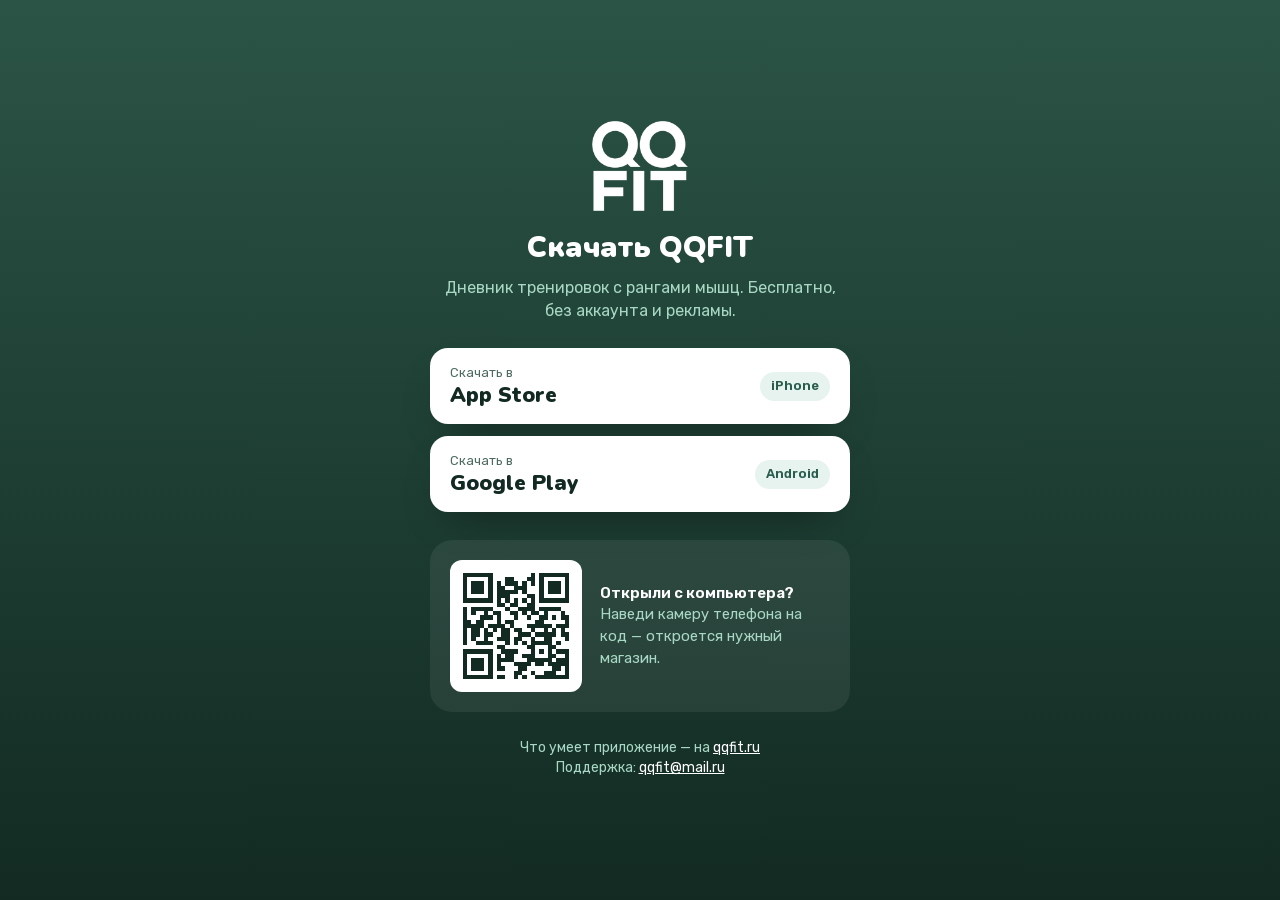
<file: app/index.html>
<!doctype html>
<html lang="ru">
<head>
<meta charset="utf-8">
<meta name="viewport" content="width=device-width, initial-scale=1">
<title>Скачать QQFIT</title>
<meta name="description" content="QQFIT — дневник тренировок с рангами мышц. Бесплатно, без аккаунта и рекламы. App Store и Google Play.">
<link rel="canonical" href="https://qqfit.ru/app/">
<meta name="theme-color" content="#2B5446">
<meta property="og:type" content="website">
<meta property="og:locale" content="ru_RU">
<meta property="og:site_name" content="QQFIT">
<meta property="og:url" content="https://qqfit.ru/app/">
<meta property="og:title" content="Скачать QQFIT — дневник тренировок с рангами мышц">
<meta property="og:description" content="Бесплатно, без аккаунта и рекламы. App Store и Google Play.">
<meta property="og:image" content="https://qqfit.ru/assets/brand/kartinka_dlya_ssylok_1024x500.png">
<link rel="icon" href="/favicon.ico" sizes="any">
<link rel="icon" type="image/png" sizes="96x96" href="/assets/brand/favicon-96.png">
<link rel="apple-touch-icon" href="/assets/brand/apple-touch-icon.png">
<style>@font-face{font-family:"Nunito";src:url("/assets/fonts/Nunito-Black.woff2") format("woff2");font-weight:900;font-display:swap}
@font-face{font-family:"Rubik";src:url("/assets/fonts/Rubik-Regular.woff2") format("woff2");font-weight:400;font-display:swap}
@font-face{font-family:"Rubik";src:url("/assets/fonts/Rubik-SemiBold.woff2") format("woff2");font-weight:600;font-display:swap}
:root{--hvoya:#295D4D;--dark:#122A22;--grad-top:#2B5446;--mint:#7FC4A8;--mint-light:#A8D8C4;--bg:#FBF8F2;--text:#17342B}
*{box-sizing:border-box;margin:0}
html{background:var(--dark)}
body{min-height:100vh;min-height:100svh;display:flex;align-items:center;justify-content:center;padding:32px 16px;
 background:linear-gradient(180deg,var(--grad-top) 0%,var(--dark) 100%);color:#fff;font:400 16px/1.45 "Rubik",system-ui,sans-serif}
main{width:100%;max-width:420px;text-align:center}
.logo{display:block;width:96px;height:auto;margin:0 auto 20px}
h1{font:900 30px/1.15 "Nunito",system-ui,sans-serif;letter-spacing:-.01em}
.lead{margin-top:10px;color:var(--mint-light)}
.status{display:none;margin-top:18px;font-weight:600}
.is-phone .status{display:block}
.stores{display:grid;gap:12px;margin-top:26px}
.store{display:flex;align-items:center;justify-content:space-between;gap:12px;padding:16px 20px;border-radius:18px;
 background:#fff;color:var(--text);text-decoration:none;text-align:left;box-shadow:0 18px 40px -22px rgba(0,0,0,.55);
 transition:transform .15s ease}
.store:hover{transform:translateY(-2px)}
.store:focus-visible{outline:3px solid var(--mint);outline-offset:3px}
.store small{display:block;font-size:13px;color:#4c6a60}
.store b{display:block;font:900 21px/1.2 "Nunito",system-ui,sans-serif;color:var(--dark)}
.store .dev{flex:none;font-size:13px;font-weight:600;color:var(--hvoya);background:#E7F3EE;border-radius:999px;padding:5px 11px}
.store[hidden]{display:none}
.qrbox{margin-top:28px;padding:20px;border-radius:22px;background:rgba(255,255,255,.07);display:flex;gap:18px;align-items:center;text-align:left}
.qr{flex:none;width:132px;height:132px;border-radius:12px}
.qrbox p{color:var(--mint-light);font-size:15px}
.qrbox p b{color:#fff;font-weight:600}
.is-phone .qrbox{display:none}
.foot{margin-top:26px;font-size:14px;color:var(--mint-light)}
.foot a{color:#fff}
@media (max-width:380px){.qrbox{flex-direction:column;text-align:center}}
@media (prefers-reduced-motion:reduce){.store{transition:none}}</style>
</head>
<body>
<main>
<img class="logo" src="/assets/brand/logo_belyi.webp" alt="QQFIT" width="96" height="90">
<h1>Скачать QQFIT</h1>
<p class="lead">Дневник тренировок с рангами мышц. Бесплатно, без аккаунта и рекламы.</p>
<p class="status" role="status">Открываем <span id="status-store">магазин</span>… Если не открылось, нажми кнопку ниже.</p>
<div class="stores">
<a class="store" id="as" href="https://apps.apple.com/app/apple-store/id6836315563?pt=129822320&amp;ct=site&amp;mt=8" rel="noopener"><span><small>Скачать в</small><b>App Store</b></span><span class="dev">iPhone</span></a>
<a class="store" id="gp" href="https://play.google.com/store/apps/details?id=com.qqfit.app&amp;referrer=utm_source%3Dsite%26utm_medium%3Dsocial%26utm_campaign%3Dlink" rel="noopener"><span><small>Скачать в</small><b>Google Play</b></span><span class="dev">Android</span></a>
</div>
<div class="qrbox"><svg class="qr" viewBox="-2 -2 31 31" role="img" aria-label="QR-код ссылки qqfit.ru/app" shape-rendering="crispEdges"><rect x="-2" y="-2" width="31" height="31" fill="#fff"/><path fill="#122A22" d="M1 1h7v1h-7zM17 1h1v1h-1zM19 1h7v1h-7zM1 2h1v1h-1zM7 2h1v1h-1zM11 2h2v1h-2zM16 2h2v1h-2zM19 2h1v1h-1zM25 2h1v1h-1zM1 3h1v1h-1zM3 3h3v1h-3zM7 3h1v1h-1zM9 3h1v1h-1zM11 3h3v1h-3zM15 3h1v1h-1zM17 3h1v1h-1zM19 3h1v1h-1zM21 3h3v1h-3zM25 3h1v1h-1zM1 4h1v1h-1zM3 4h3v1h-3zM7 4h1v1h-1zM9 4h2v1h-2zM13 4h3v1h-3zM19 4h1v1h-1zM21 4h3v1h-3zM25 4h1v1h-1zM1 5h1v1h-1zM3 5h3v1h-3zM7 5h1v1h-1zM9 5h5v1h-5zM15 5h1v1h-1zM19 5h1v1h-1zM21 5h3v1h-3zM25 5h1v1h-1zM1 6h1v1h-1zM7 6h1v1h-1zM9 6h3v1h-3zM16 6h2v1h-2zM19 6h1v1h-1zM25 6h1v1h-1zM1 7h7v1h-7zM9 7h1v1h-1zM11 7h1v1h-1zM13 7h1v1h-1zM15 7h1v1h-1zM17 7h1v1h-1zM19 7h7v1h-7zM9 8h2v1h-2zM12 8h2v1h-2zM16 8h2v1h-2zM1 9h1v1h-1zM3 9h5v1h-5zM11 9h1v1h-1zM14 9h4v1h-4zM19 9h5v1h-5zM1 10h1v1h-1zM3 10h1v1h-1zM6 10h1v1h-1zM8 10h2v1h-2zM12 10h2v1h-2zM15 10h1v1h-1zM17 10h2v1h-2zM20 10h1v1h-1zM24 10h1v1h-1zM1 11h1v1h-1zM5 11h3v1h-3zM9 11h1v1h-1zM13 11h1v1h-1zM16 11h1v1h-1zM19 11h2v1h-2zM22 11h1v1h-1zM24 11h2v1h-2zM1 12h2v1h-2zM4 12h2v1h-2zM9 12h1v1h-1zM11 12h2v1h-2zM18 12h2v1h-2zM25 12h1v1h-1zM1 13h5v1h-5zM7 13h4v1h-4zM12 13h1v1h-1zM16 13h6v1h-6zM23 13h3v1h-3zM1 14h1v1h-1zM3 14h2v1h-2zM6 14h1v1h-1zM8 14h1v1h-1zM10 14h2v1h-2zM13 14h2v1h-2zM17 14h1v1h-1zM20 14h1v1h-1zM22 14h1v1h-1zM24 14h1v1h-1zM1 15h1v1h-1zM3 15h2v1h-2zM6 15h2v1h-2zM10 15h2v1h-2zM14 15h3v1h-3zM18 15h5v1h-5zM24 15h2v1h-2zM1 16h1v1h-1zM3 16h1v1h-1zM6 16h1v1h-1zM9 16h3v1h-3zM13 16h2v1h-2zM17 16h1v1h-1zM20 16h2v1h-2zM25 16h1v1h-1zM1 17h1v1h-1zM4 17h4v1h-4zM11 17h1v1h-1zM13 17h1v1h-1zM15 17h1v1h-1zM17 17h5v1h-5zM23 17h1v1h-1zM9 18h2v1h-2zM16 18h2v1h-2zM21 18h2v1h-2zM1 19h7v1h-7zM10 19h4v1h-4zM17 19h1v1h-1zM19 19h1v1h-1zM21 19h1v1h-1zM23 19h3v1h-3zM1 20h1v1h-1zM7 20h1v1h-1zM9 20h1v1h-1zM11 20h2v1h-2zM15 20h3v1h-3zM21 20h2v1h-2zM25 20h1v1h-1zM1 21h1v1h-1zM3 21h3v1h-3zM7 21h1v1h-1zM9 21h4v1h-4zM16 21h6v1h-6zM23 21h3v1h-3zM1 22h1v1h-1zM3 22h3v1h-3zM7 22h1v1h-1zM9 22h1v1h-1zM13 22h4v1h-4zM18 22h2v1h-2zM21 22h5v1h-5zM1 23h1v1h-1zM3 23h3v1h-3zM7 23h1v1h-1zM9 23h2v1h-2zM14 23h2v1h-2zM22 23h2v1h-2zM25 23h1v1h-1zM1 24h1v1h-1zM7 24h1v1h-1zM13 24h2v1h-2zM17 24h1v1h-1zM20 24h3v1h-3zM25 24h1v1h-1zM1 25h7v1h-7zM9 25h2v1h-2zM13 25h1v1h-1zM15 25h1v1h-1zM18 25h8v1h-8z"/></svg><p><b>Открыли с компьютера?</b> Наведи камеру телефона на код — откроется нужный магазин.</p></div>
<p class="foot">Что умеет приложение — на <a href="/">qqfit.ru</a><br>Поддержка: <a href="mailto:qqfit@mail.ru">qqfit@mail.ru</a></p>
</main>
<script>(function(){
  var ua = navigator.userAgent || '';
  var android = /Android/i.test(ua);
  // iPad с iPadOS 13+ притворяется Mac'ом — узнаём по сенсорному экрану
  var ios = !android && (/iPhone|iPad|iPod/.test(ua) || (navigator.platform === 'MacIntel' && navigator.maxTouchPoints > 1));
  var huawei = /HUAWEI|HONOR|HarmonyOS|HMSCore/i.test(ua);
  var src = 'site';
  try {
    var q = new URLSearchParams(location.search).get('from');
    if (q) src = q.replace(/[^a-z0-9_-]/gi, '').slice(0, 32) || src;
  } catch (e) {}
  var as = 'https://apps.apple.com/app/apple-store/id6836315563?pt=129822320&ct=' + encodeURIComponent(src) + '&mt=8';
  var gp = 'https://play.google.com/store/apps/details?id=com.qqfit.app&referrer=' +
    encodeURIComponent('utm_source=' + src + '&utm_medium=social&utm_campaign=link');
  var rs = '';
  document.getElementById('as').href = as;
  document.getElementById('gp').href = gp;
  var target = null, name = '';
  if (ios) { target = as; name = 'App Store'; }
  else if (android && huawei && rs) { target = rs; name = 'RuStore'; }
  else if (android) { target = gp; name = 'Google Play'; }
  if (!target) return;
  document.documentElement.className += ' is-phone';
  document.getElementById('status-store').textContent = name;
  location.replace(target);
})();</script>
</body>
</html>
</file>
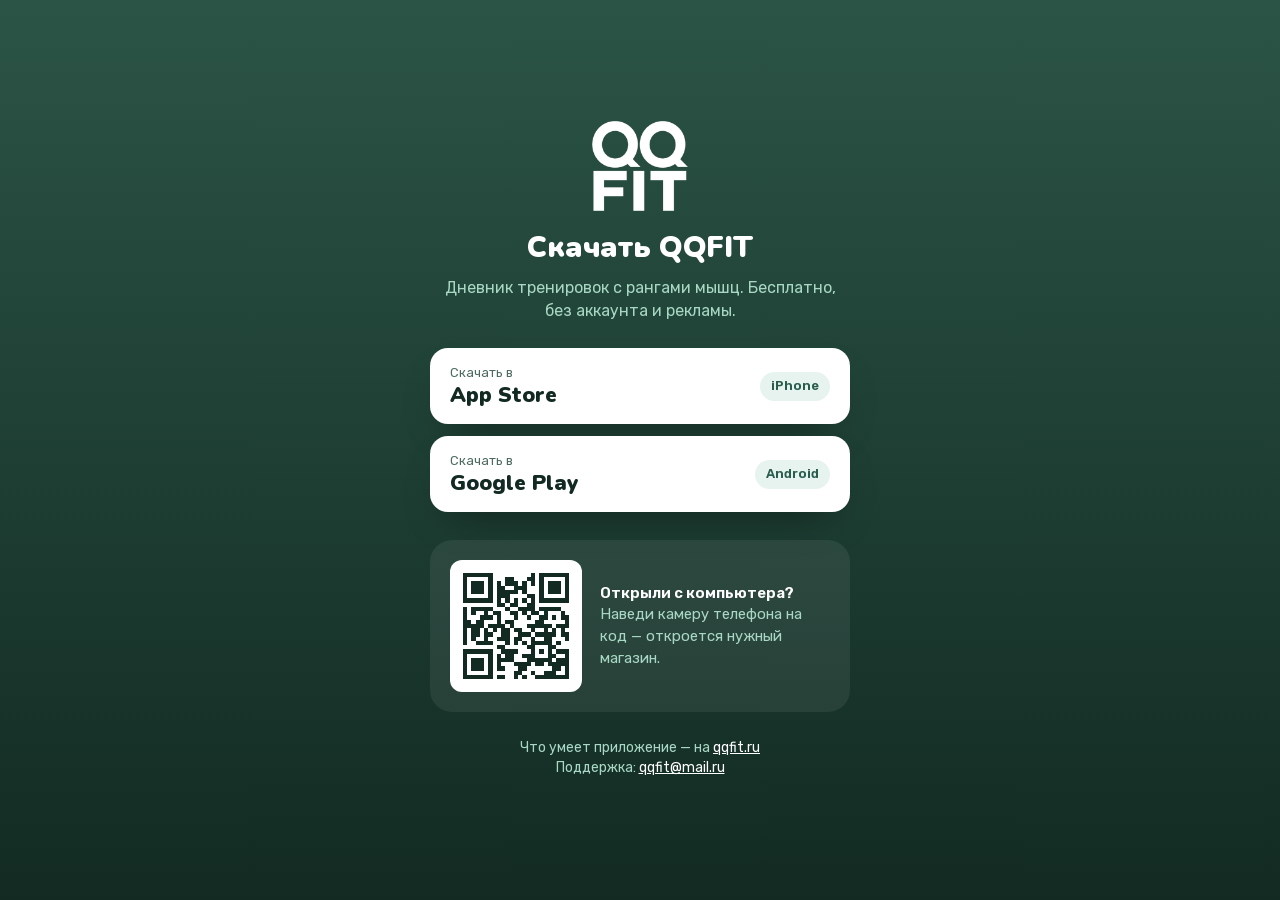
<file: ig/index.html>
<!doctype html>
<html lang="ru">
<head>
<meta charset="utf-8">
<meta name="viewport" content="width=device-width, initial-scale=1">
<title>Скачать QQFIT</title>
<meta name="description" content="QQFIT — дневник тренировок с рангами мышц. Бесплатно, без аккаунта и рекламы. App Store и Google Play.">
<meta name="robots" content="noindex">
<link rel="canonical" href="https://qqfit.ru/app/">
<meta name="theme-color" content="#2B5446">
<meta property="og:type" content="website">
<meta property="og:locale" content="ru_RU">
<meta property="og:site_name" content="QQFIT">
<meta property="og:url" content="https://qqfit.ru/app/">
<meta property="og:title" content="Скачать QQFIT — дневник тренировок с рангами мышц">
<meta property="og:description" content="Бесплатно, без аккаунта и рекламы. App Store и Google Play.">
<meta property="og:image" content="https://qqfit.ru/assets/brand/kartinka_dlya_ssylok_1024x500.png">
<link rel="icon" href="/favicon.ico" sizes="any">
<link rel="icon" type="image/png" sizes="96x96" href="/assets/brand/favicon-96.png">
<link rel="apple-touch-icon" href="/assets/brand/apple-touch-icon.png">
<style>@font-face{font-family:"Nunito";src:url("/assets/fonts/Nunito-Black.woff2") format("woff2");font-weight:900;font-display:swap}
@font-face{font-family:"Rubik";src:url("/assets/fonts/Rubik-Regular.woff2") format("woff2");font-weight:400;font-display:swap}
@font-face{font-family:"Rubik";src:url("/assets/fonts/Rubik-SemiBold.woff2") format("woff2");font-weight:600;font-display:swap}
:root{--hvoya:#295D4D;--dark:#122A22;--grad-top:#2B5446;--mint:#7FC4A8;--mint-light:#A8D8C4;--bg:#FBF8F2;--text:#17342B}
*{box-sizing:border-box;margin:0}
html{background:var(--dark)}
body{min-height:100vh;min-height:100svh;display:flex;align-items:center;justify-content:center;padding:32px 16px;
 background:linear-gradient(180deg,var(--grad-top) 0%,var(--dark) 100%);color:#fff;font:400 16px/1.45 "Rubik",system-ui,sans-serif}
main{width:100%;max-width:420px;text-align:center}
.logo{display:block;width:96px;height:auto;margin:0 auto 20px}
h1{font:900 30px/1.15 "Nunito",system-ui,sans-serif;letter-spacing:-.01em}
.lead{margin-top:10px;color:var(--mint-light)}
.status{display:none;margin-top:18px;font-weight:600}
.is-phone .status{display:block}
.stores{display:grid;gap:12px;margin-top:26px}
.store{display:flex;align-items:center;justify-content:space-between;gap:12px;padding:16px 20px;border-radius:18px;
 background:#fff;color:var(--text);text-decoration:none;text-align:left;box-shadow:0 18px 40px -22px rgba(0,0,0,.55);
 transition:transform .15s ease}
.store:hover{transform:translateY(-2px)}
.store:focus-visible{outline:3px solid var(--mint);outline-offset:3px}
.store small{display:block;font-size:13px;color:#4c6a60}
.store b{display:block;font:900 21px/1.2 "Nunito",system-ui,sans-serif;color:var(--dark)}
.store .dev{flex:none;font-size:13px;font-weight:600;color:var(--hvoya);background:#E7F3EE;border-radius:999px;padding:5px 11px}
.store[hidden]{display:none}
.qrbox{margin-top:28px;padding:20px;border-radius:22px;background:rgba(255,255,255,.07);display:flex;gap:18px;align-items:center;text-align:left}
.qr{flex:none;width:132px;height:132px;border-radius:12px}
.qrbox p{color:var(--mint-light);font-size:15px}
.qrbox p b{color:#fff;font-weight:600}
.is-phone .qrbox{display:none}
.foot{margin-top:26px;font-size:14px;color:var(--mint-light)}
.foot a{color:#fff}
@media (max-width:380px){.qrbox{flex-direction:column;text-align:center}}
@media (prefers-reduced-motion:reduce){.store{transition:none}}</style>
</head>
<body>
<main>
<img class="logo" src="/assets/brand/logo_belyi.webp" alt="QQFIT" width="96" height="90">
<h1>Скачать QQFIT</h1>
<p class="lead">Дневник тренировок с рангами мышц. Бесплатно, без аккаунта и рекламы.</p>
<p class="status" role="status">Открываем <span id="status-store">магазин</span>… Если не открылось, нажми кнопку ниже.</p>
<div class="stores">
<a class="store" id="as" href="https://apps.apple.com/app/apple-store/id6836315563?pt=129822320&amp;ct=instagram&amp;mt=8" rel="noopener"><span><small>Скачать в</small><b>App Store</b></span><span class="dev">iPhone</span></a>
<a class="store" id="gp" href="https://play.google.com/store/apps/details?id=com.qqfit.app&amp;referrer=utm_source%3Dinstagram%26utm_medium%3Dsocial%26utm_campaign%3Dlink" rel="noopener"><span><small>Скачать в</small><b>Google Play</b></span><span class="dev">Android</span></a>
</div>
<div class="qrbox"><svg class="qr" viewBox="-2 -2 31 31" role="img" aria-label="QR-код ссылки qqfit.ru/app" shape-rendering="crispEdges"><rect x="-2" y="-2" width="31" height="31" fill="#fff"/><path fill="#122A22" d="M1 1h7v1h-7zM17 1h1v1h-1zM19 1h7v1h-7zM1 2h1v1h-1zM7 2h1v1h-1zM11 2h2v1h-2zM16 2h2v1h-2zM19 2h1v1h-1zM25 2h1v1h-1zM1 3h1v1h-1zM3 3h3v1h-3zM7 3h1v1h-1zM9 3h1v1h-1zM11 3h3v1h-3zM15 3h1v1h-1zM17 3h1v1h-1zM19 3h1v1h-1zM21 3h3v1h-3zM25 3h1v1h-1zM1 4h1v1h-1zM3 4h3v1h-3zM7 4h1v1h-1zM9 4h2v1h-2zM13 4h3v1h-3zM19 4h1v1h-1zM21 4h3v1h-3zM25 4h1v1h-1zM1 5h1v1h-1zM3 5h3v1h-3zM7 5h1v1h-1zM9 5h5v1h-5zM15 5h1v1h-1zM19 5h1v1h-1zM21 5h3v1h-3zM25 5h1v1h-1zM1 6h1v1h-1zM7 6h1v1h-1zM9 6h3v1h-3zM16 6h2v1h-2zM19 6h1v1h-1zM25 6h1v1h-1zM1 7h7v1h-7zM9 7h1v1h-1zM11 7h1v1h-1zM13 7h1v1h-1zM15 7h1v1h-1zM17 7h1v1h-1zM19 7h7v1h-7zM9 8h2v1h-2zM12 8h2v1h-2zM16 8h2v1h-2zM1 9h1v1h-1zM3 9h5v1h-5zM11 9h1v1h-1zM14 9h4v1h-4zM19 9h5v1h-5zM1 10h1v1h-1zM3 10h1v1h-1zM6 10h1v1h-1zM8 10h2v1h-2zM12 10h2v1h-2zM15 10h1v1h-1zM17 10h2v1h-2zM20 10h1v1h-1zM24 10h1v1h-1zM1 11h1v1h-1zM5 11h3v1h-3zM9 11h1v1h-1zM13 11h1v1h-1zM16 11h1v1h-1zM19 11h2v1h-2zM22 11h1v1h-1zM24 11h2v1h-2zM1 12h2v1h-2zM4 12h2v1h-2zM9 12h1v1h-1zM11 12h2v1h-2zM18 12h2v1h-2zM25 12h1v1h-1zM1 13h5v1h-5zM7 13h4v1h-4zM12 13h1v1h-1zM16 13h6v1h-6zM23 13h3v1h-3zM1 14h1v1h-1zM3 14h2v1h-2zM6 14h1v1h-1zM8 14h1v1h-1zM10 14h2v1h-2zM13 14h2v1h-2zM17 14h1v1h-1zM20 14h1v1h-1zM22 14h1v1h-1zM24 14h1v1h-1zM1 15h1v1h-1zM3 15h2v1h-2zM6 15h2v1h-2zM10 15h2v1h-2zM14 15h3v1h-3zM18 15h5v1h-5zM24 15h2v1h-2zM1 16h1v1h-1zM3 16h1v1h-1zM6 16h1v1h-1zM9 16h3v1h-3zM13 16h2v1h-2zM17 16h1v1h-1zM20 16h2v1h-2zM25 16h1v1h-1zM1 17h1v1h-1zM4 17h4v1h-4zM11 17h1v1h-1zM13 17h1v1h-1zM15 17h1v1h-1zM17 17h5v1h-5zM23 17h1v1h-1zM9 18h2v1h-2zM16 18h2v1h-2zM21 18h2v1h-2zM1 19h7v1h-7zM10 19h4v1h-4zM17 19h1v1h-1zM19 19h1v1h-1zM21 19h1v1h-1zM23 19h3v1h-3zM1 20h1v1h-1zM7 20h1v1h-1zM9 20h1v1h-1zM11 20h2v1h-2zM15 20h3v1h-3zM21 20h2v1h-2zM25 20h1v1h-1zM1 21h1v1h-1zM3 21h3v1h-3zM7 21h1v1h-1zM9 21h4v1h-4zM16 21h6v1h-6zM23 21h3v1h-3zM1 22h1v1h-1zM3 22h3v1h-3zM7 22h1v1h-1zM9 22h1v1h-1zM13 22h4v1h-4zM18 22h2v1h-2zM21 22h5v1h-5zM1 23h1v1h-1zM3 23h3v1h-3zM7 23h1v1h-1zM9 23h2v1h-2zM14 23h2v1h-2zM22 23h2v1h-2zM25 23h1v1h-1zM1 24h1v1h-1zM7 24h1v1h-1zM13 24h2v1h-2zM17 24h1v1h-1zM20 24h3v1h-3zM25 24h1v1h-1zM1 25h7v1h-7zM9 25h2v1h-2zM13 25h1v1h-1zM15 25h1v1h-1zM18 25h8v1h-8z"/></svg><p><b>Открыли с компьютера?</b> Наведи камеру телефона на код — откроется нужный магазин.</p></div>
<p class="foot">Что умеет приложение — на <a href="/">qqfit.ru</a><br>Поддержка: <a href="mailto:qqfit@mail.ru">qqfit@mail.ru</a></p>
</main>
<script>(function(){
  var ua = navigator.userAgent || '';
  var android = /Android/i.test(ua);
  // iPad с iPadOS 13+ притворяется Mac'ом — узнаём по сенсорному экрану
  var ios = !android && (/iPhone|iPad|iPod/.test(ua) || (navigator.platform === 'MacIntel' && navigator.maxTouchPoints > 1));
  var huawei = /HUAWEI|HONOR|HarmonyOS|HMSCore/i.test(ua);
  var src = 'instagram';
  try {
    var q = new URLSearchParams(location.search).get('from');
    if (q) src = q.replace(/[^a-z0-9_-]/gi, '').slice(0, 32) || src;
  } catch (e) {}
  var as = 'https://apps.apple.com/app/apple-store/id6836315563?pt=129822320&ct=' + encodeURIComponent(src) + '&mt=8';
  var gp = 'https://play.google.com/store/apps/details?id=com.qqfit.app&referrer=' +
    encodeURIComponent('utm_source=' + src + '&utm_medium=social&utm_campaign=link');
  var rs = '';
  document.getElementById('as').href = as;
  document.getElementById('gp').href = gp;
  var target = null, name = '';
  if (ios) { target = as; name = 'App Store'; }
  else if (android && huawei && rs) { target = rs; name = 'RuStore'; }
  else if (android) { target = gp; name = 'Google Play'; }
  if (!target) return;
  document.documentElement.className += ' is-phone';
  document.getElementById('status-store').textContent = name;
  location.replace(target);
})();</script>
</body>
</html>
</file>
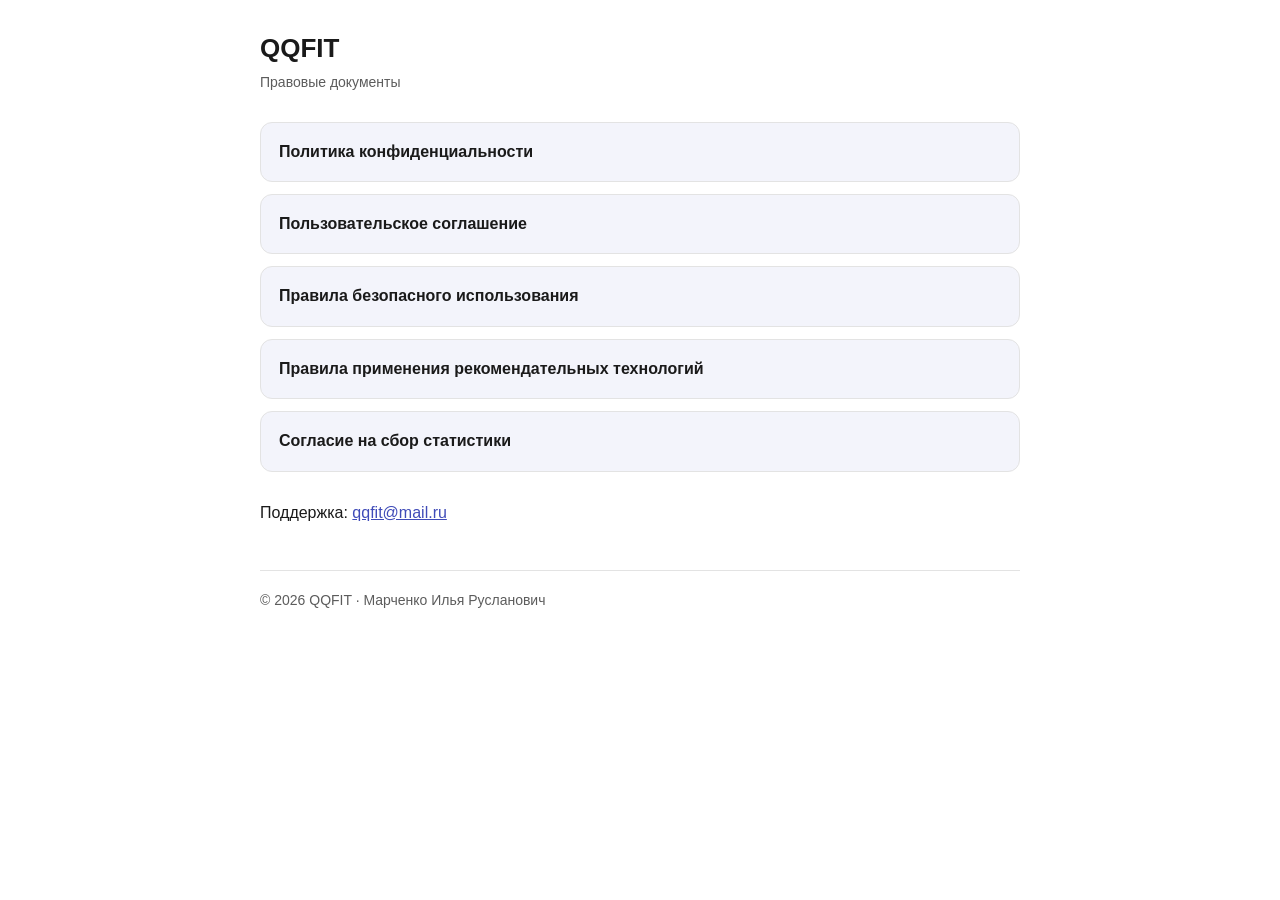
<file: legal/index.html>
<!doctype html>
<html lang="ru"><head><meta charset="utf-8">
<meta name="viewport" content="width=device-width,initial-scale=1">
<title>Документы — QQFIT</title>
<link rel="stylesheet" href="_style.css"></head><body><main>

<h1>QQFIT</h1>
<p class="meta">Правовые документы</p>

<nav class="buttons">
<a class="btn" href="privacy.html">Политика конфиденциальности</a>
<a class="btn" href="terms.html">Пользовательское соглашение</a>
<a class="btn" href="disclaimer.html">Правила безопасного использования</a>
<a class="btn" href="recommendations.html">Правила применения рекомендательных технологий</a>
<a class="btn" href="analytics.html">Согласие на сбор статистики</a>
</nav>

<p>Поддержка: <a href="mailto:qqfit@mail.ru">qqfit@mail.ru</a></p>

<footer>© 2026 QQFIT · Марченко Илья Русланович</footer>
</main></body></html>
</file>
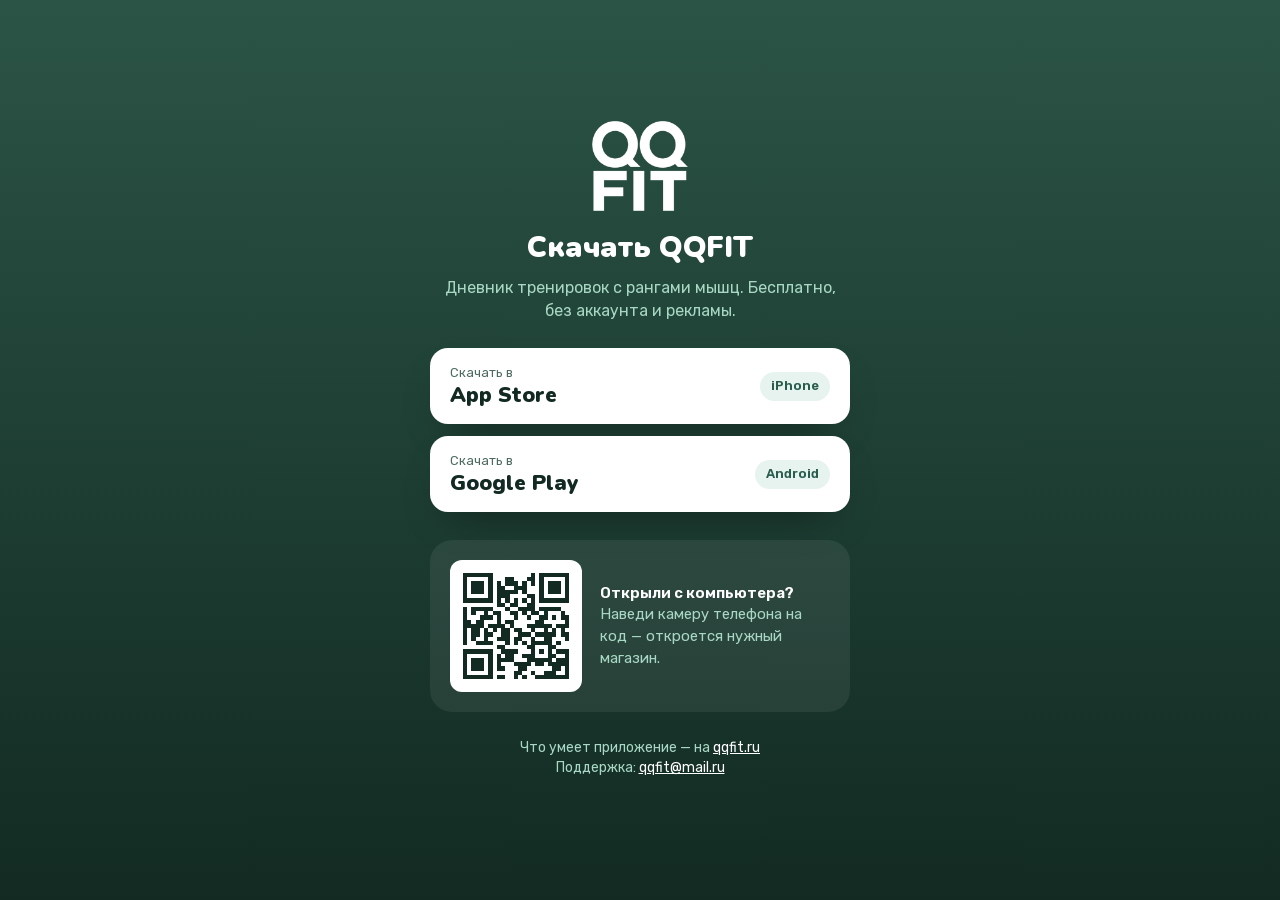
<file: tg/index.html>
<!doctype html>
<html lang="ru">
<head>
<meta charset="utf-8">
<meta name="viewport" content="width=device-width, initial-scale=1">
<title>Скачать QQFIT</title>
<meta name="description" content="QQFIT — дневник тренировок с рангами мышц. Бесплатно, без аккаунта и рекламы. App Store и Google Play.">
<meta name="robots" content="noindex">
<link rel="canonical" href="https://qqfit.ru/app/">
<meta name="theme-color" content="#2B5446">
<meta property="og:type" content="website">
<meta property="og:locale" content="ru_RU">
<meta property="og:site_name" content="QQFIT">
<meta property="og:url" content="https://qqfit.ru/app/">
<meta property="og:title" content="Скачать QQFIT — дневник тренировок с рангами мышц">
<meta property="og:description" content="Бесплатно, без аккаунта и рекламы. App Store и Google Play.">
<meta property="og:image" content="https://qqfit.ru/assets/brand/kartinka_dlya_ssylok_1024x500.png">
<link rel="icon" href="/favicon.ico" sizes="any">
<link rel="icon" type="image/png" sizes="96x96" href="/assets/brand/favicon-96.png">
<link rel="apple-touch-icon" href="/assets/brand/apple-touch-icon.png">
<style>@font-face{font-family:"Nunito";src:url("/assets/fonts/Nunito-Black.woff2") format("woff2");font-weight:900;font-display:swap}
@font-face{font-family:"Rubik";src:url("/assets/fonts/Rubik-Regular.woff2") format("woff2");font-weight:400;font-display:swap}
@font-face{font-family:"Rubik";src:url("/assets/fonts/Rubik-SemiBold.woff2") format("woff2");font-weight:600;font-display:swap}
:root{--hvoya:#295D4D;--dark:#122A22;--grad-top:#2B5446;--mint:#7FC4A8;--mint-light:#A8D8C4;--bg:#FBF8F2;--text:#17342B}
*{box-sizing:border-box;margin:0}
html{background:var(--dark)}
body{min-height:100vh;min-height:100svh;display:flex;align-items:center;justify-content:center;padding:32px 16px;
 background:linear-gradient(180deg,var(--grad-top) 0%,var(--dark) 100%);color:#fff;font:400 16px/1.45 "Rubik",system-ui,sans-serif}
main{width:100%;max-width:420px;text-align:center}
.logo{display:block;width:96px;height:auto;margin:0 auto 20px}
h1{font:900 30px/1.15 "Nunito",system-ui,sans-serif;letter-spacing:-.01em}
.lead{margin-top:10px;color:var(--mint-light)}
.status{display:none;margin-top:18px;font-weight:600}
.is-phone .status{display:block}
.stores{display:grid;gap:12px;margin-top:26px}
.store{display:flex;align-items:center;justify-content:space-between;gap:12px;padding:16px 20px;border-radius:18px;
 background:#fff;color:var(--text);text-decoration:none;text-align:left;box-shadow:0 18px 40px -22px rgba(0,0,0,.55);
 transition:transform .15s ease}
.store:hover{transform:translateY(-2px)}
.store:focus-visible{outline:3px solid var(--mint);outline-offset:3px}
.store small{display:block;font-size:13px;color:#4c6a60}
.store b{display:block;font:900 21px/1.2 "Nunito",system-ui,sans-serif;color:var(--dark)}
.store .dev{flex:none;font-size:13px;font-weight:600;color:var(--hvoya);background:#E7F3EE;border-radius:999px;padding:5px 11px}
.store[hidden]{display:none}
.qrbox{margin-top:28px;padding:20px;border-radius:22px;background:rgba(255,255,255,.07);display:flex;gap:18px;align-items:center;text-align:left}
.qr{flex:none;width:132px;height:132px;border-radius:12px}
.qrbox p{color:var(--mint-light);font-size:15px}
.qrbox p b{color:#fff;font-weight:600}
.is-phone .qrbox{display:none}
.foot{margin-top:26px;font-size:14px;color:var(--mint-light)}
.foot a{color:#fff}
@media (max-width:380px){.qrbox{flex-direction:column;text-align:center}}
@media (prefers-reduced-motion:reduce){.store{transition:none}}</style>
</head>
<body>
<main>
<img class="logo" src="/assets/brand/logo_belyi.webp" alt="QQFIT" width="96" height="90">
<h1>Скачать QQFIT</h1>
<p class="lead">Дневник тренировок с рангами мышц. Бесплатно, без аккаунта и рекламы.</p>
<p class="status" role="status">Открываем <span id="status-store">магазин</span>… Если не открылось, нажми кнопку ниже.</p>
<div class="stores">
<a class="store" id="as" href="https://apps.apple.com/app/apple-store/id6836315563?pt=129822320&amp;ct=telegram&amp;mt=8" rel="noopener"><span><small>Скачать в</small><b>App Store</b></span><span class="dev">iPhone</span></a>
<a class="store" id="gp" href="https://play.google.com/store/apps/details?id=com.qqfit.app&amp;referrer=utm_source%3Dtelegram%26utm_medium%3Dsocial%26utm_campaign%3Dlink" rel="noopener"><span><small>Скачать в</small><b>Google Play</b></span><span class="dev">Android</span></a>
</div>
<div class="qrbox"><svg class="qr" viewBox="-2 -2 31 31" role="img" aria-label="QR-код ссылки qqfit.ru/app" shape-rendering="crispEdges"><rect x="-2" y="-2" width="31" height="31" fill="#fff"/><path fill="#122A22" d="M1 1h7v1h-7zM17 1h1v1h-1zM19 1h7v1h-7zM1 2h1v1h-1zM7 2h1v1h-1zM11 2h2v1h-2zM16 2h2v1h-2zM19 2h1v1h-1zM25 2h1v1h-1zM1 3h1v1h-1zM3 3h3v1h-3zM7 3h1v1h-1zM9 3h1v1h-1zM11 3h3v1h-3zM15 3h1v1h-1zM17 3h1v1h-1zM19 3h1v1h-1zM21 3h3v1h-3zM25 3h1v1h-1zM1 4h1v1h-1zM3 4h3v1h-3zM7 4h1v1h-1zM9 4h2v1h-2zM13 4h3v1h-3zM19 4h1v1h-1zM21 4h3v1h-3zM25 4h1v1h-1zM1 5h1v1h-1zM3 5h3v1h-3zM7 5h1v1h-1zM9 5h5v1h-5zM15 5h1v1h-1zM19 5h1v1h-1zM21 5h3v1h-3zM25 5h1v1h-1zM1 6h1v1h-1zM7 6h1v1h-1zM9 6h3v1h-3zM16 6h2v1h-2zM19 6h1v1h-1zM25 6h1v1h-1zM1 7h7v1h-7zM9 7h1v1h-1zM11 7h1v1h-1zM13 7h1v1h-1zM15 7h1v1h-1zM17 7h1v1h-1zM19 7h7v1h-7zM9 8h2v1h-2zM12 8h2v1h-2zM16 8h2v1h-2zM1 9h1v1h-1zM3 9h5v1h-5zM11 9h1v1h-1zM14 9h4v1h-4zM19 9h5v1h-5zM1 10h1v1h-1zM3 10h1v1h-1zM6 10h1v1h-1zM8 10h2v1h-2zM12 10h2v1h-2zM15 10h1v1h-1zM17 10h2v1h-2zM20 10h1v1h-1zM24 10h1v1h-1zM1 11h1v1h-1zM5 11h3v1h-3zM9 11h1v1h-1zM13 11h1v1h-1zM16 11h1v1h-1zM19 11h2v1h-2zM22 11h1v1h-1zM24 11h2v1h-2zM1 12h2v1h-2zM4 12h2v1h-2zM9 12h1v1h-1zM11 12h2v1h-2zM18 12h2v1h-2zM25 12h1v1h-1zM1 13h5v1h-5zM7 13h4v1h-4zM12 13h1v1h-1zM16 13h6v1h-6zM23 13h3v1h-3zM1 14h1v1h-1zM3 14h2v1h-2zM6 14h1v1h-1zM8 14h1v1h-1zM10 14h2v1h-2zM13 14h2v1h-2zM17 14h1v1h-1zM20 14h1v1h-1zM22 14h1v1h-1zM24 14h1v1h-1zM1 15h1v1h-1zM3 15h2v1h-2zM6 15h2v1h-2zM10 15h2v1h-2zM14 15h3v1h-3zM18 15h5v1h-5zM24 15h2v1h-2zM1 16h1v1h-1zM3 16h1v1h-1zM6 16h1v1h-1zM9 16h3v1h-3zM13 16h2v1h-2zM17 16h1v1h-1zM20 16h2v1h-2zM25 16h1v1h-1zM1 17h1v1h-1zM4 17h4v1h-4zM11 17h1v1h-1zM13 17h1v1h-1zM15 17h1v1h-1zM17 17h5v1h-5zM23 17h1v1h-1zM9 18h2v1h-2zM16 18h2v1h-2zM21 18h2v1h-2zM1 19h7v1h-7zM10 19h4v1h-4zM17 19h1v1h-1zM19 19h1v1h-1zM21 19h1v1h-1zM23 19h3v1h-3zM1 20h1v1h-1zM7 20h1v1h-1zM9 20h1v1h-1zM11 20h2v1h-2zM15 20h3v1h-3zM21 20h2v1h-2zM25 20h1v1h-1zM1 21h1v1h-1zM3 21h3v1h-3zM7 21h1v1h-1zM9 21h4v1h-4zM16 21h6v1h-6zM23 21h3v1h-3zM1 22h1v1h-1zM3 22h3v1h-3zM7 22h1v1h-1zM9 22h1v1h-1zM13 22h4v1h-4zM18 22h2v1h-2zM21 22h5v1h-5zM1 23h1v1h-1zM3 23h3v1h-3zM7 23h1v1h-1zM9 23h2v1h-2zM14 23h2v1h-2zM22 23h2v1h-2zM25 23h1v1h-1zM1 24h1v1h-1zM7 24h1v1h-1zM13 24h2v1h-2zM17 24h1v1h-1zM20 24h3v1h-3zM25 24h1v1h-1zM1 25h7v1h-7zM9 25h2v1h-2zM13 25h1v1h-1zM15 25h1v1h-1zM18 25h8v1h-8z"/></svg><p><b>Открыли с компьютера?</b> Наведи камеру телефона на код — откроется нужный магазин.</p></div>
<p class="foot">Что умеет приложение — на <a href="/">qqfit.ru</a><br>Поддержка: <a href="mailto:qqfit@mail.ru">qqfit@mail.ru</a></p>
</main>
<script>(function(){
  var ua = navigator.userAgent || '';
  var android = /Android/i.test(ua);
  // iPad с iPadOS 13+ притворяется Mac'ом — узнаём по сенсорному экрану
  var ios = !android && (/iPhone|iPad|iPod/.test(ua) || (navigator.platform === 'MacIntel' && navigator.maxTouchPoints > 1));
  var huawei = /HUAWEI|HONOR|HarmonyOS|HMSCore/i.test(ua);
  var src = 'telegram';
  try {
    var q = new URLSearchParams(location.search).get('from');
    if (q) src = q.replace(/[^a-z0-9_-]/gi, '').slice(0, 32) || src;
  } catch (e) {}
  var as = 'https://apps.apple.com/app/apple-store/id6836315563?pt=129822320&ct=' + encodeURIComponent(src) + '&mt=8';
  var gp = 'https://play.google.com/store/apps/details?id=com.qqfit.app&referrer=' +
    encodeURIComponent('utm_source=' + src + '&utm_medium=social&utm_campaign=link');
  var rs = '';
  document.getElementById('as').href = as;
  document.getElementById('gp').href = gp;
  var target = null, name = '';
  if (ios) { target = as; name = 'App Store'; }
  else if (android && huawei && rs) { target = rs; name = 'RuStore'; }
  else if (android) { target = gp; name = 'Google Play'; }
  if (!target) return;
  document.documentElement.className += ' is-phone';
  document.getElementById('status-store').textContent = name;
  location.replace(target);
})();</script>
</body>
</html>
</file>
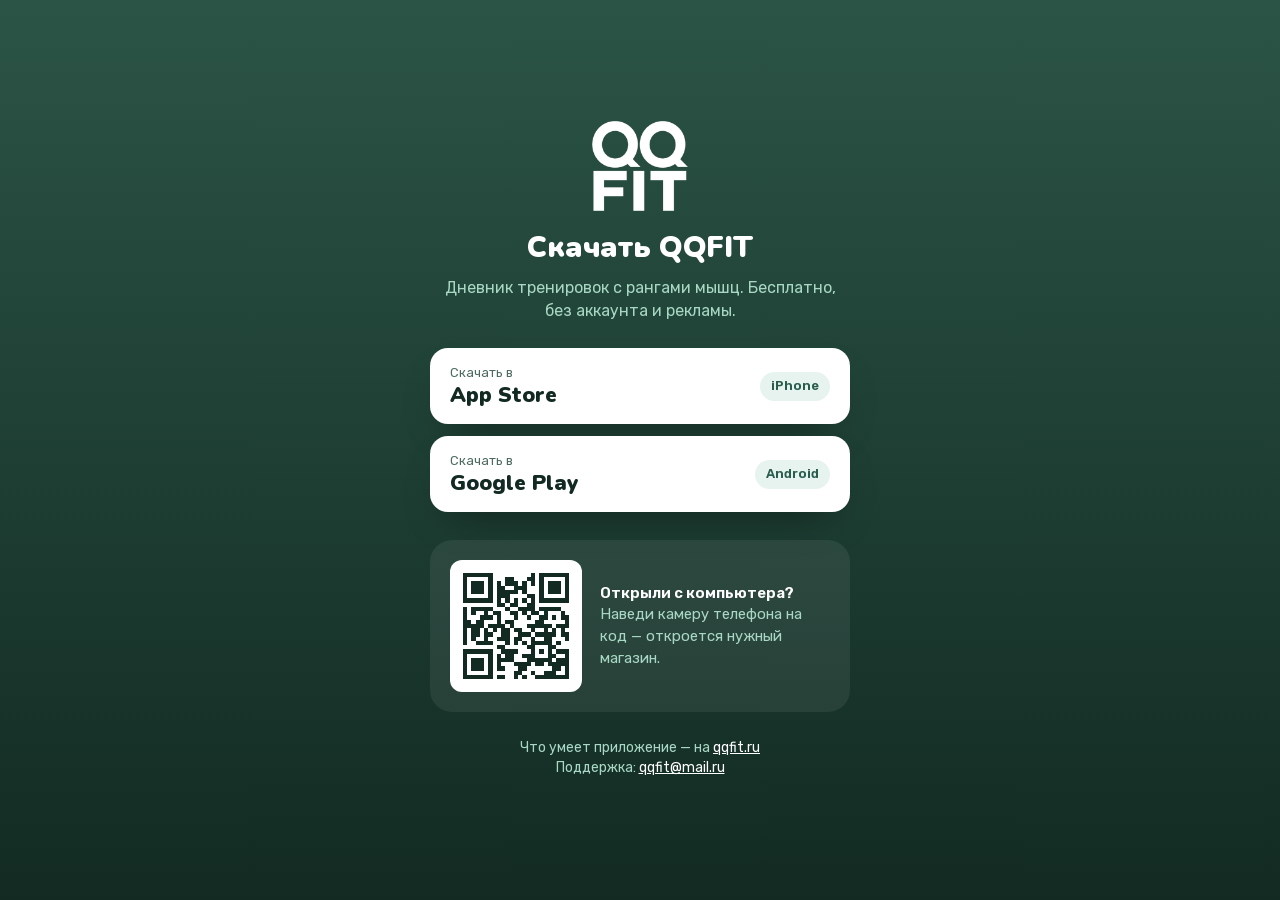
<file: tt/index.html>
<!doctype html>
<html lang="ru">
<head>
<meta charset="utf-8">
<meta name="viewport" content="width=device-width, initial-scale=1">
<title>Скачать QQFIT</title>
<meta name="description" content="QQFIT — дневник тренировок с рангами мышц. Бесплатно, без аккаунта и рекламы. App Store и Google Play.">
<meta name="robots" content="noindex">
<link rel="canonical" href="https://qqfit.ru/app/">
<meta name="theme-color" content="#2B5446">
<meta property="og:type" content="website">
<meta property="og:locale" content="ru_RU">
<meta property="og:site_name" content="QQFIT">
<meta property="og:url" content="https://qqfit.ru/app/">
<meta property="og:title" content="Скачать QQFIT — дневник тренировок с рангами мышц">
<meta property="og:description" content="Бесплатно, без аккаунта и рекламы. App Store и Google Play.">
<meta property="og:image" content="https://qqfit.ru/assets/brand/kartinka_dlya_ssylok_1024x500.png">
<link rel="icon" href="/favicon.ico" sizes="any">
<link rel="icon" type="image/png" sizes="96x96" href="/assets/brand/favicon-96.png">
<link rel="apple-touch-icon" href="/assets/brand/apple-touch-icon.png">
<style>@font-face{font-family:"Nunito";src:url("/assets/fonts/Nunito-Black.woff2") format("woff2");font-weight:900;font-display:swap}
@font-face{font-family:"Rubik";src:url("/assets/fonts/Rubik-Regular.woff2") format("woff2");font-weight:400;font-display:swap}
@font-face{font-family:"Rubik";src:url("/assets/fonts/Rubik-SemiBold.woff2") format("woff2");font-weight:600;font-display:swap}
:root{--hvoya:#295D4D;--dark:#122A22;--grad-top:#2B5446;--mint:#7FC4A8;--mint-light:#A8D8C4;--bg:#FBF8F2;--text:#17342B}
*{box-sizing:border-box;margin:0}
html{background:var(--dark)}
body{min-height:100vh;min-height:100svh;display:flex;align-items:center;justify-content:center;padding:32px 16px;
 background:linear-gradient(180deg,var(--grad-top) 0%,var(--dark) 100%);color:#fff;font:400 16px/1.45 "Rubik",system-ui,sans-serif}
main{width:100%;max-width:420px;text-align:center}
.logo{display:block;width:96px;height:auto;margin:0 auto 20px}
h1{font:900 30px/1.15 "Nunito",system-ui,sans-serif;letter-spacing:-.01em}
.lead{margin-top:10px;color:var(--mint-light)}
.status{display:none;margin-top:18px;font-weight:600}
.is-phone .status{display:block}
.stores{display:grid;gap:12px;margin-top:26px}
.store{display:flex;align-items:center;justify-content:space-between;gap:12px;padding:16px 20px;border-radius:18px;
 background:#fff;color:var(--text);text-decoration:none;text-align:left;box-shadow:0 18px 40px -22px rgba(0,0,0,.55);
 transition:transform .15s ease}
.store:hover{transform:translateY(-2px)}
.store:focus-visible{outline:3px solid var(--mint);outline-offset:3px}
.store small{display:block;font-size:13px;color:#4c6a60}
.store b{display:block;font:900 21px/1.2 "Nunito",system-ui,sans-serif;color:var(--dark)}
.store .dev{flex:none;font-size:13px;font-weight:600;color:var(--hvoya);background:#E7F3EE;border-radius:999px;padding:5px 11px}
.store[hidden]{display:none}
.qrbox{margin-top:28px;padding:20px;border-radius:22px;background:rgba(255,255,255,.07);display:flex;gap:18px;align-items:center;text-align:left}
.qr{flex:none;width:132px;height:132px;border-radius:12px}
.qrbox p{color:var(--mint-light);font-size:15px}
.qrbox p b{color:#fff;font-weight:600}
.is-phone .qrbox{display:none}
.foot{margin-top:26px;font-size:14px;color:var(--mint-light)}
.foot a{color:#fff}
@media (max-width:380px){.qrbox{flex-direction:column;text-align:center}}
@media (prefers-reduced-motion:reduce){.store{transition:none}}</style>
</head>
<body>
<main>
<img class="logo" src="/assets/brand/logo_belyi.webp" alt="QQFIT" width="96" height="90">
<h1>Скачать QQFIT</h1>
<p class="lead">Дневник тренировок с рангами мышц. Бесплатно, без аккаунта и рекламы.</p>
<p class="status" role="status">Открываем <span id="status-store">магазин</span>… Если не открылось, нажми кнопку ниже.</p>
<div class="stores">
<a class="store" id="as" href="https://apps.apple.com/app/apple-store/id6836315563?pt=129822320&amp;ct=tiktok&amp;mt=8" rel="noopener"><span><small>Скачать в</small><b>App Store</b></span><span class="dev">iPhone</span></a>
<a class="store" id="gp" href="https://play.google.com/store/apps/details?id=com.qqfit.app&amp;referrer=utm_source%3Dtiktok%26utm_medium%3Dsocial%26utm_campaign%3Dlink" rel="noopener"><span><small>Скачать в</small><b>Google Play</b></span><span class="dev">Android</span></a>
</div>
<div class="qrbox"><svg class="qr" viewBox="-2 -2 31 31" role="img" aria-label="QR-код ссылки qqfit.ru/app" shape-rendering="crispEdges"><rect x="-2" y="-2" width="31" height="31" fill="#fff"/><path fill="#122A22" d="M1 1h7v1h-7zM17 1h1v1h-1zM19 1h7v1h-7zM1 2h1v1h-1zM7 2h1v1h-1zM11 2h2v1h-2zM16 2h2v1h-2zM19 2h1v1h-1zM25 2h1v1h-1zM1 3h1v1h-1zM3 3h3v1h-3zM7 3h1v1h-1zM9 3h1v1h-1zM11 3h3v1h-3zM15 3h1v1h-1zM17 3h1v1h-1zM19 3h1v1h-1zM21 3h3v1h-3zM25 3h1v1h-1zM1 4h1v1h-1zM3 4h3v1h-3zM7 4h1v1h-1zM9 4h2v1h-2zM13 4h3v1h-3zM19 4h1v1h-1zM21 4h3v1h-3zM25 4h1v1h-1zM1 5h1v1h-1zM3 5h3v1h-3zM7 5h1v1h-1zM9 5h5v1h-5zM15 5h1v1h-1zM19 5h1v1h-1zM21 5h3v1h-3zM25 5h1v1h-1zM1 6h1v1h-1zM7 6h1v1h-1zM9 6h3v1h-3zM16 6h2v1h-2zM19 6h1v1h-1zM25 6h1v1h-1zM1 7h7v1h-7zM9 7h1v1h-1zM11 7h1v1h-1zM13 7h1v1h-1zM15 7h1v1h-1zM17 7h1v1h-1zM19 7h7v1h-7zM9 8h2v1h-2zM12 8h2v1h-2zM16 8h2v1h-2zM1 9h1v1h-1zM3 9h5v1h-5zM11 9h1v1h-1zM14 9h4v1h-4zM19 9h5v1h-5zM1 10h1v1h-1zM3 10h1v1h-1zM6 10h1v1h-1zM8 10h2v1h-2zM12 10h2v1h-2zM15 10h1v1h-1zM17 10h2v1h-2zM20 10h1v1h-1zM24 10h1v1h-1zM1 11h1v1h-1zM5 11h3v1h-3zM9 11h1v1h-1zM13 11h1v1h-1zM16 11h1v1h-1zM19 11h2v1h-2zM22 11h1v1h-1zM24 11h2v1h-2zM1 12h2v1h-2zM4 12h2v1h-2zM9 12h1v1h-1zM11 12h2v1h-2zM18 12h2v1h-2zM25 12h1v1h-1zM1 13h5v1h-5zM7 13h4v1h-4zM12 13h1v1h-1zM16 13h6v1h-6zM23 13h3v1h-3zM1 14h1v1h-1zM3 14h2v1h-2zM6 14h1v1h-1zM8 14h1v1h-1zM10 14h2v1h-2zM13 14h2v1h-2zM17 14h1v1h-1zM20 14h1v1h-1zM22 14h1v1h-1zM24 14h1v1h-1zM1 15h1v1h-1zM3 15h2v1h-2zM6 15h2v1h-2zM10 15h2v1h-2zM14 15h3v1h-3zM18 15h5v1h-5zM24 15h2v1h-2zM1 16h1v1h-1zM3 16h1v1h-1zM6 16h1v1h-1zM9 16h3v1h-3zM13 16h2v1h-2zM17 16h1v1h-1zM20 16h2v1h-2zM25 16h1v1h-1zM1 17h1v1h-1zM4 17h4v1h-4zM11 17h1v1h-1zM13 17h1v1h-1zM15 17h1v1h-1zM17 17h5v1h-5zM23 17h1v1h-1zM9 18h2v1h-2zM16 18h2v1h-2zM21 18h2v1h-2zM1 19h7v1h-7zM10 19h4v1h-4zM17 19h1v1h-1zM19 19h1v1h-1zM21 19h1v1h-1zM23 19h3v1h-3zM1 20h1v1h-1zM7 20h1v1h-1zM9 20h1v1h-1zM11 20h2v1h-2zM15 20h3v1h-3zM21 20h2v1h-2zM25 20h1v1h-1zM1 21h1v1h-1zM3 21h3v1h-3zM7 21h1v1h-1zM9 21h4v1h-4zM16 21h6v1h-6zM23 21h3v1h-3zM1 22h1v1h-1zM3 22h3v1h-3zM7 22h1v1h-1zM9 22h1v1h-1zM13 22h4v1h-4zM18 22h2v1h-2zM21 22h5v1h-5zM1 23h1v1h-1zM3 23h3v1h-3zM7 23h1v1h-1zM9 23h2v1h-2zM14 23h2v1h-2zM22 23h2v1h-2zM25 23h1v1h-1zM1 24h1v1h-1zM7 24h1v1h-1zM13 24h2v1h-2zM17 24h1v1h-1zM20 24h3v1h-3zM25 24h1v1h-1zM1 25h7v1h-7zM9 25h2v1h-2zM13 25h1v1h-1zM15 25h1v1h-1zM18 25h8v1h-8z"/></svg><p><b>Открыли с компьютера?</b> Наведи камеру телефона на код — откроется нужный магазин.</p></div>
<p class="foot">Что умеет приложение — на <a href="/">qqfit.ru</a><br>Поддержка: <a href="mailto:qqfit@mail.ru">qqfit@mail.ru</a></p>
</main>
<script>(function(){
  var ua = navigator.userAgent || '';
  var android = /Android/i.test(ua);
  // iPad с iPadOS 13+ притворяется Mac'ом — узнаём по сенсорному экрану
  var ios = !android && (/iPhone|iPad|iPod/.test(ua) || (navigator.platform === 'MacIntel' && navigator.maxTouchPoints > 1));
  var huawei = /HUAWEI|HONOR|HarmonyOS|HMSCore/i.test(ua);
  var src = 'tiktok';
  try {
    var q = new URLSearchParams(location.search).get('from');
    if (q) src = q.replace(/[^a-z0-9_-]/gi, '').slice(0, 32) || src;
  } catch (e) {}
  var as = 'https://apps.apple.com/app/apple-store/id6836315563?pt=129822320&ct=' + encodeURIComponent(src) + '&mt=8';
  var gp = 'https://play.google.com/store/apps/details?id=com.qqfit.app&referrer=' +
    encodeURIComponent('utm_source=' + src + '&utm_medium=social&utm_campaign=link');
  var rs = '';
  document.getElementById('as').href = as;
  document.getElementById('gp').href = gp;
  var target = null, name = '';
  if (ios) { target = as; name = 'App Store'; }
  else if (android && huawei && rs) { target = rs; name = 'RuStore'; }
  else if (android) { target = gp; name = 'Google Play'; }
  if (!target) return;
  document.documentElement.className += ' is-phone';
  document.getElementById('status-store').textContent = name;
  location.replace(target);
})();</script>
</body>
</html>
</file>
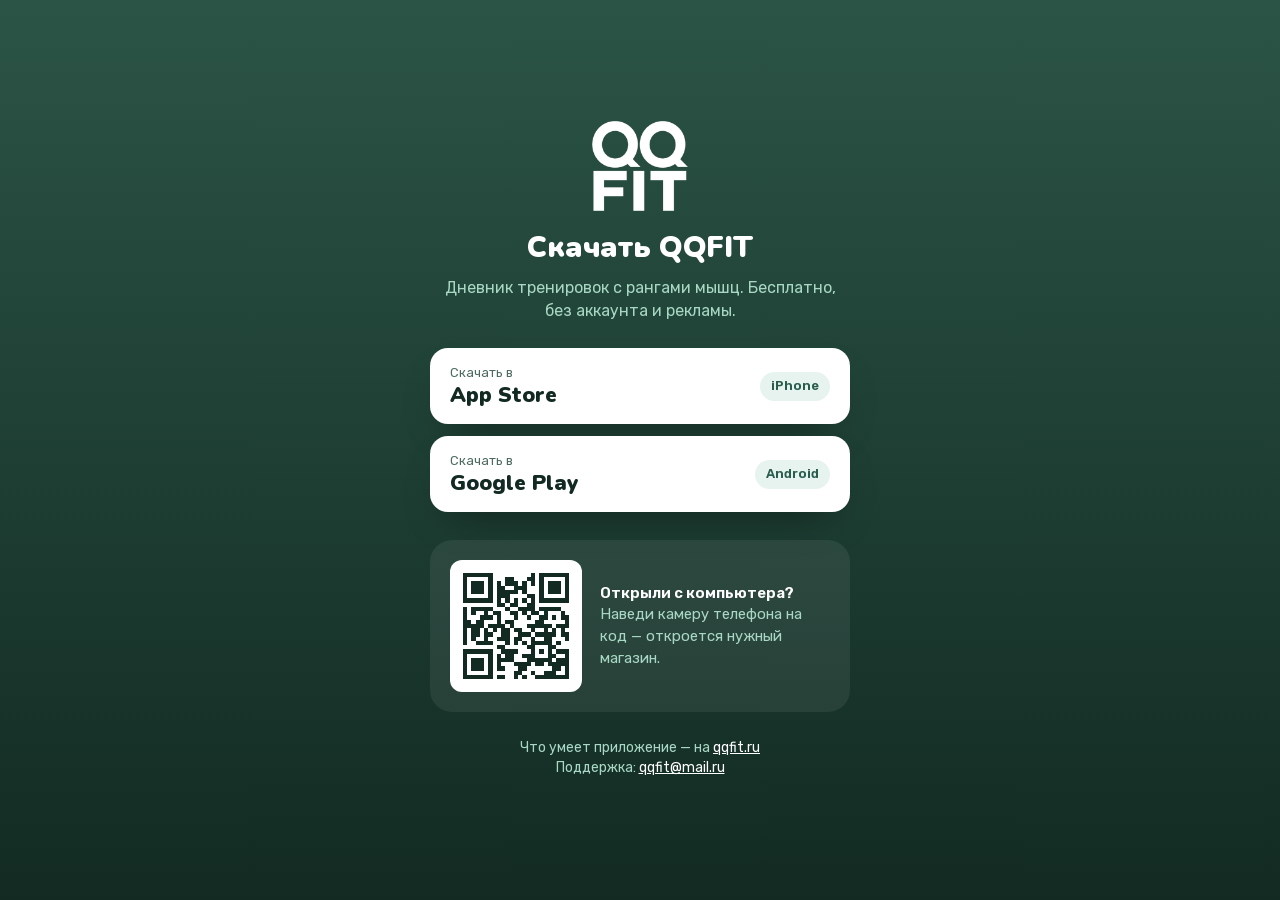
<file: vk/index.html>
<!doctype html>
<html lang="ru">
<head>
<meta charset="utf-8">
<meta name="viewport" content="width=device-width, initial-scale=1">
<title>Скачать QQFIT</title>
<meta name="description" content="QQFIT — дневник тренировок с рангами мышц. Бесплатно, без аккаунта и рекламы. App Store и Google Play.">
<meta name="robots" content="noindex">
<link rel="canonical" href="https://qqfit.ru/app/">
<meta name="theme-color" content="#2B5446">
<meta property="og:type" content="website">
<meta property="og:locale" content="ru_RU">
<meta property="og:site_name" content="QQFIT">
<meta property="og:url" content="https://qqfit.ru/app/">
<meta property="og:title" content="Скачать QQFIT — дневник тренировок с рангами мышц">
<meta property="og:description" content="Бесплатно, без аккаунта и рекламы. App Store и Google Play.">
<meta property="og:image" content="https://qqfit.ru/assets/brand/kartinka_dlya_ssylok_1024x500.png">
<link rel="icon" href="/favicon.ico" sizes="any">
<link rel="icon" type="image/png" sizes="96x96" href="/assets/brand/favicon-96.png">
<link rel="apple-touch-icon" href="/assets/brand/apple-touch-icon.png">
<style>@font-face{font-family:"Nunito";src:url("/assets/fonts/Nunito-Black.woff2") format("woff2");font-weight:900;font-display:swap}
@font-face{font-family:"Rubik";src:url("/assets/fonts/Rubik-Regular.woff2") format("woff2");font-weight:400;font-display:swap}
@font-face{font-family:"Rubik";src:url("/assets/fonts/Rubik-SemiBold.woff2") format("woff2");font-weight:600;font-display:swap}
:root{--hvoya:#295D4D;--dark:#122A22;--grad-top:#2B5446;--mint:#7FC4A8;--mint-light:#A8D8C4;--bg:#FBF8F2;--text:#17342B}
*{box-sizing:border-box;margin:0}
html{background:var(--dark)}
body{min-height:100vh;min-height:100svh;display:flex;align-items:center;justify-content:center;padding:32px 16px;
 background:linear-gradient(180deg,var(--grad-top) 0%,var(--dark) 100%);color:#fff;font:400 16px/1.45 "Rubik",system-ui,sans-serif}
main{width:100%;max-width:420px;text-align:center}
.logo{display:block;width:96px;height:auto;margin:0 auto 20px}
h1{font:900 30px/1.15 "Nunito",system-ui,sans-serif;letter-spacing:-.01em}
.lead{margin-top:10px;color:var(--mint-light)}
.status{display:none;margin-top:18px;font-weight:600}
.is-phone .status{display:block}
.stores{display:grid;gap:12px;margin-top:26px}
.store{display:flex;align-items:center;justify-content:space-between;gap:12px;padding:16px 20px;border-radius:18px;
 background:#fff;color:var(--text);text-decoration:none;text-align:left;box-shadow:0 18px 40px -22px rgba(0,0,0,.55);
 transition:transform .15s ease}
.store:hover{transform:translateY(-2px)}
.store:focus-visible{outline:3px solid var(--mint);outline-offset:3px}
.store small{display:block;font-size:13px;color:#4c6a60}
.store b{display:block;font:900 21px/1.2 "Nunito",system-ui,sans-serif;color:var(--dark)}
.store .dev{flex:none;font-size:13px;font-weight:600;color:var(--hvoya);background:#E7F3EE;border-radius:999px;padding:5px 11px}
.store[hidden]{display:none}
.qrbox{margin-top:28px;padding:20px;border-radius:22px;background:rgba(255,255,255,.07);display:flex;gap:18px;align-items:center;text-align:left}
.qr{flex:none;width:132px;height:132px;border-radius:12px}
.qrbox p{color:var(--mint-light);font-size:15px}
.qrbox p b{color:#fff;font-weight:600}
.is-phone .qrbox{display:none}
.foot{margin-top:26px;font-size:14px;color:var(--mint-light)}
.foot a{color:#fff}
@media (max-width:380px){.qrbox{flex-direction:column;text-align:center}}
@media (prefers-reduced-motion:reduce){.store{transition:none}}</style>
</head>
<body>
<main>
<img class="logo" src="/assets/brand/logo_belyi.webp" alt="QQFIT" width="96" height="90">
<h1>Скачать QQFIT</h1>
<p class="lead">Дневник тренировок с рангами мышц. Бесплатно, без аккаунта и рекламы.</p>
<p class="status" role="status">Открываем <span id="status-store">магазин</span>… Если не открылось, нажми кнопку ниже.</p>
<div class="stores">
<a class="store" id="as" href="https://apps.apple.com/app/apple-store/id6836315563?pt=129822320&amp;ct=vk&amp;mt=8" rel="noopener"><span><small>Скачать в</small><b>App Store</b></span><span class="dev">iPhone</span></a>
<a class="store" id="gp" href="https://play.google.com/store/apps/details?id=com.qqfit.app&amp;referrer=utm_source%3Dvk%26utm_medium%3Dsocial%26utm_campaign%3Dlink" rel="noopener"><span><small>Скачать в</small><b>Google Play</b></span><span class="dev">Android</span></a>
</div>
<div class="qrbox"><svg class="qr" viewBox="-2 -2 31 31" role="img" aria-label="QR-код ссылки qqfit.ru/app" shape-rendering="crispEdges"><rect x="-2" y="-2" width="31" height="31" fill="#fff"/><path fill="#122A22" d="M1 1h7v1h-7zM17 1h1v1h-1zM19 1h7v1h-7zM1 2h1v1h-1zM7 2h1v1h-1zM11 2h2v1h-2zM16 2h2v1h-2zM19 2h1v1h-1zM25 2h1v1h-1zM1 3h1v1h-1zM3 3h3v1h-3zM7 3h1v1h-1zM9 3h1v1h-1zM11 3h3v1h-3zM15 3h1v1h-1zM17 3h1v1h-1zM19 3h1v1h-1zM21 3h3v1h-3zM25 3h1v1h-1zM1 4h1v1h-1zM3 4h3v1h-3zM7 4h1v1h-1zM9 4h2v1h-2zM13 4h3v1h-3zM19 4h1v1h-1zM21 4h3v1h-3zM25 4h1v1h-1zM1 5h1v1h-1zM3 5h3v1h-3zM7 5h1v1h-1zM9 5h5v1h-5zM15 5h1v1h-1zM19 5h1v1h-1zM21 5h3v1h-3zM25 5h1v1h-1zM1 6h1v1h-1zM7 6h1v1h-1zM9 6h3v1h-3zM16 6h2v1h-2zM19 6h1v1h-1zM25 6h1v1h-1zM1 7h7v1h-7zM9 7h1v1h-1zM11 7h1v1h-1zM13 7h1v1h-1zM15 7h1v1h-1zM17 7h1v1h-1zM19 7h7v1h-7zM9 8h2v1h-2zM12 8h2v1h-2zM16 8h2v1h-2zM1 9h1v1h-1zM3 9h5v1h-5zM11 9h1v1h-1zM14 9h4v1h-4zM19 9h5v1h-5zM1 10h1v1h-1zM3 10h1v1h-1zM6 10h1v1h-1zM8 10h2v1h-2zM12 10h2v1h-2zM15 10h1v1h-1zM17 10h2v1h-2zM20 10h1v1h-1zM24 10h1v1h-1zM1 11h1v1h-1zM5 11h3v1h-3zM9 11h1v1h-1zM13 11h1v1h-1zM16 11h1v1h-1zM19 11h2v1h-2zM22 11h1v1h-1zM24 11h2v1h-2zM1 12h2v1h-2zM4 12h2v1h-2zM9 12h1v1h-1zM11 12h2v1h-2zM18 12h2v1h-2zM25 12h1v1h-1zM1 13h5v1h-5zM7 13h4v1h-4zM12 13h1v1h-1zM16 13h6v1h-6zM23 13h3v1h-3zM1 14h1v1h-1zM3 14h2v1h-2zM6 14h1v1h-1zM8 14h1v1h-1zM10 14h2v1h-2zM13 14h2v1h-2zM17 14h1v1h-1zM20 14h1v1h-1zM22 14h1v1h-1zM24 14h1v1h-1zM1 15h1v1h-1zM3 15h2v1h-2zM6 15h2v1h-2zM10 15h2v1h-2zM14 15h3v1h-3zM18 15h5v1h-5zM24 15h2v1h-2zM1 16h1v1h-1zM3 16h1v1h-1zM6 16h1v1h-1zM9 16h3v1h-3zM13 16h2v1h-2zM17 16h1v1h-1zM20 16h2v1h-2zM25 16h1v1h-1zM1 17h1v1h-1zM4 17h4v1h-4zM11 17h1v1h-1zM13 17h1v1h-1zM15 17h1v1h-1zM17 17h5v1h-5zM23 17h1v1h-1zM9 18h2v1h-2zM16 18h2v1h-2zM21 18h2v1h-2zM1 19h7v1h-7zM10 19h4v1h-4zM17 19h1v1h-1zM19 19h1v1h-1zM21 19h1v1h-1zM23 19h3v1h-3zM1 20h1v1h-1zM7 20h1v1h-1zM9 20h1v1h-1zM11 20h2v1h-2zM15 20h3v1h-3zM21 20h2v1h-2zM25 20h1v1h-1zM1 21h1v1h-1zM3 21h3v1h-3zM7 21h1v1h-1zM9 21h4v1h-4zM16 21h6v1h-6zM23 21h3v1h-3zM1 22h1v1h-1zM3 22h3v1h-3zM7 22h1v1h-1zM9 22h1v1h-1zM13 22h4v1h-4zM18 22h2v1h-2zM21 22h5v1h-5zM1 23h1v1h-1zM3 23h3v1h-3zM7 23h1v1h-1zM9 23h2v1h-2zM14 23h2v1h-2zM22 23h2v1h-2zM25 23h1v1h-1zM1 24h1v1h-1zM7 24h1v1h-1zM13 24h2v1h-2zM17 24h1v1h-1zM20 24h3v1h-3zM25 24h1v1h-1zM1 25h7v1h-7zM9 25h2v1h-2zM13 25h1v1h-1zM15 25h1v1h-1zM18 25h8v1h-8z"/></svg><p><b>Открыли с компьютера?</b> Наведи камеру телефона на код — откроется нужный магазин.</p></div>
<p class="foot">Что умеет приложение — на <a href="/">qqfit.ru</a><br>Поддержка: <a href="mailto:qqfit@mail.ru">qqfit@mail.ru</a></p>
</main>
<script>(function(){
  var ua = navigator.userAgent || '';
  var android = /Android/i.test(ua);
  // iPad с iPadOS 13+ притворяется Mac'ом — узнаём по сенсорному экрану
  var ios = !android && (/iPhone|iPad|iPod/.test(ua) || (navigator.platform === 'MacIntel' && navigator.maxTouchPoints > 1));
  var huawei = /HUAWEI|HONOR|HarmonyOS|HMSCore/i.test(ua);
  var src = 'vk';
  try {
    var q = new URLSearchParams(location.search).get('from');
    if (q) src = q.replace(/[^a-z0-9_-]/gi, '').slice(0, 32) || src;
  } catch (e) {}
  var as = 'https://apps.apple.com/app/apple-store/id6836315563?pt=129822320&ct=' + encodeURIComponent(src) + '&mt=8';
  var gp = 'https://play.google.com/store/apps/details?id=com.qqfit.app&referrer=' +
    encodeURIComponent('utm_source=' + src + '&utm_medium=social&utm_campaign=link');
  var rs = '';
  document.getElementById('as').href = as;
  document.getElementById('gp').href = gp;
  var target = null, name = '';
  if (ios) { target = as; name = 'App Store'; }
  else if (android && huawei && rs) { target = rs; name = 'RuStore'; }
  else if (android) { target = gp; name = 'Google Play'; }
  if (!target) return;
  document.documentElement.className += ' is-phone';
  document.getElementById('status-store').textContent = name;
  location.replace(target);
})();</script>
</body>
</html>
</file>
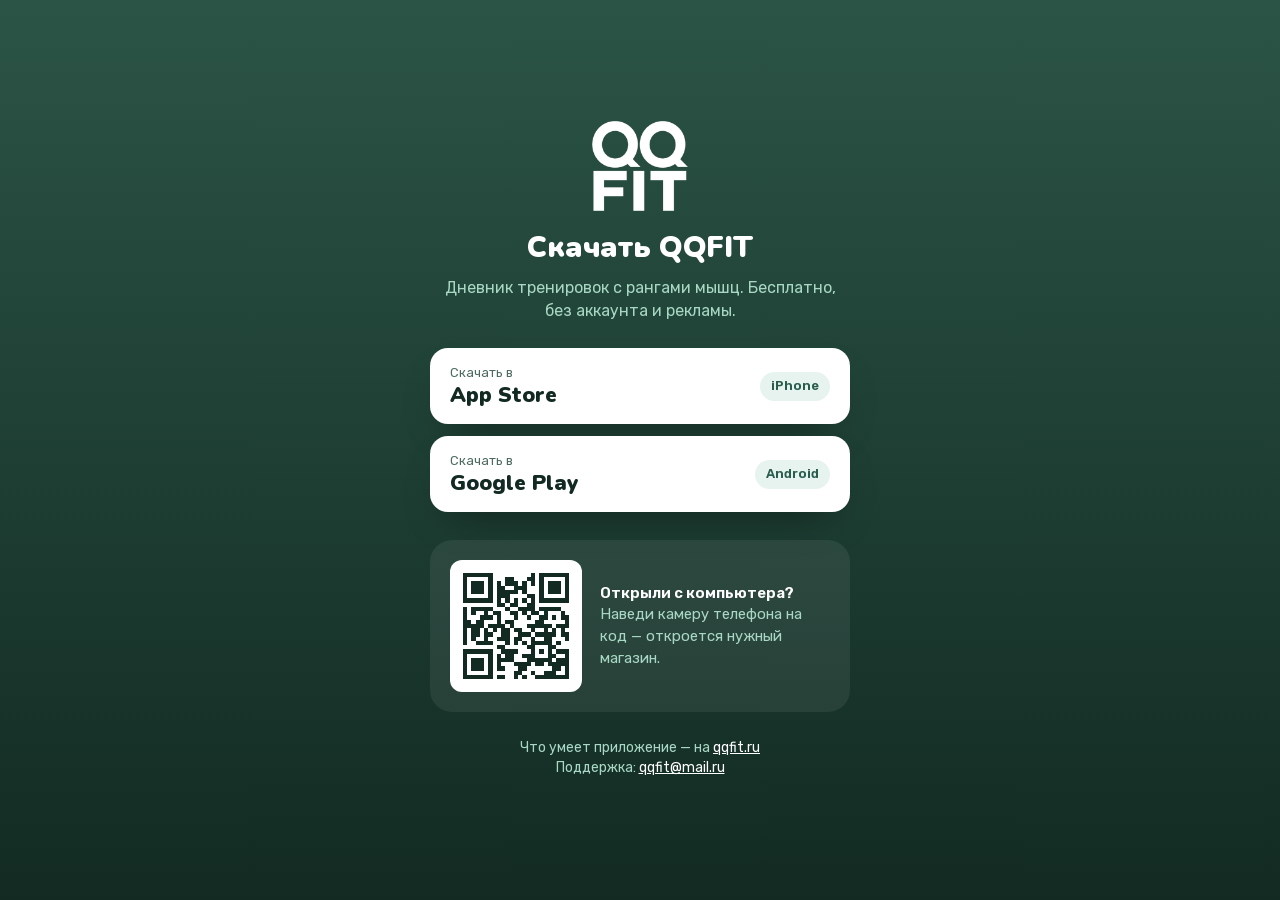
<file: yt/index.html>
<!doctype html>
<html lang="ru">
<head>
<meta charset="utf-8">
<meta name="viewport" content="width=device-width, initial-scale=1">
<title>Скачать QQFIT</title>
<meta name="description" content="QQFIT — дневник тренировок с рангами мышц. Бесплатно, без аккаунта и рекламы. App Store и Google Play.">
<meta name="robots" content="noindex">
<link rel="canonical" href="https://qqfit.ru/app/">
<meta name="theme-color" content="#2B5446">
<meta property="og:type" content="website">
<meta property="og:locale" content="ru_RU">
<meta property="og:site_name" content="QQFIT">
<meta property="og:url" content="https://qqfit.ru/app/">
<meta property="og:title" content="Скачать QQFIT — дневник тренировок с рангами мышц">
<meta property="og:description" content="Бесплатно, без аккаунта и рекламы. App Store и Google Play.">
<meta property="og:image" content="https://qqfit.ru/assets/brand/kartinka_dlya_ssylok_1024x500.png">
<link rel="icon" href="/favicon.ico" sizes="any">
<link rel="icon" type="image/png" sizes="96x96" href="/assets/brand/favicon-96.png">
<link rel="apple-touch-icon" href="/assets/brand/apple-touch-icon.png">
<style>@font-face{font-family:"Nunito";src:url("/assets/fonts/Nunito-Black.woff2") format("woff2");font-weight:900;font-display:swap}
@font-face{font-family:"Rubik";src:url("/assets/fonts/Rubik-Regular.woff2") format("woff2");font-weight:400;font-display:swap}
@font-face{font-family:"Rubik";src:url("/assets/fonts/Rubik-SemiBold.woff2") format("woff2");font-weight:600;font-display:swap}
:root{--hvoya:#295D4D;--dark:#122A22;--grad-top:#2B5446;--mint:#7FC4A8;--mint-light:#A8D8C4;--bg:#FBF8F2;--text:#17342B}
*{box-sizing:border-box;margin:0}
html{background:var(--dark)}
body{min-height:100vh;min-height:100svh;display:flex;align-items:center;justify-content:center;padding:32px 16px;
 background:linear-gradient(180deg,var(--grad-top) 0%,var(--dark) 100%);color:#fff;font:400 16px/1.45 "Rubik",system-ui,sans-serif}
main{width:100%;max-width:420px;text-align:center}
.logo{display:block;width:96px;height:auto;margin:0 auto 20px}
h1{font:900 30px/1.15 "Nunito",system-ui,sans-serif;letter-spacing:-.01em}
.lead{margin-top:10px;color:var(--mint-light)}
.status{display:none;margin-top:18px;font-weight:600}
.is-phone .status{display:block}
.stores{display:grid;gap:12px;margin-top:26px}
.store{display:flex;align-items:center;justify-content:space-between;gap:12px;padding:16px 20px;border-radius:18px;
 background:#fff;color:var(--text);text-decoration:none;text-align:left;box-shadow:0 18px 40px -22px rgba(0,0,0,.55);
 transition:transform .15s ease}
.store:hover{transform:translateY(-2px)}
.store:focus-visible{outline:3px solid var(--mint);outline-offset:3px}
.store small{display:block;font-size:13px;color:#4c6a60}
.store b{display:block;font:900 21px/1.2 "Nunito",system-ui,sans-serif;color:var(--dark)}
.store .dev{flex:none;font-size:13px;font-weight:600;color:var(--hvoya);background:#E7F3EE;border-radius:999px;padding:5px 11px}
.store[hidden]{display:none}
.qrbox{margin-top:28px;padding:20px;border-radius:22px;background:rgba(255,255,255,.07);display:flex;gap:18px;align-items:center;text-align:left}
.qr{flex:none;width:132px;height:132px;border-radius:12px}
.qrbox p{color:var(--mint-light);font-size:15px}
.qrbox p b{color:#fff;font-weight:600}
.is-phone .qrbox{display:none}
.foot{margin-top:26px;font-size:14px;color:var(--mint-light)}
.foot a{color:#fff}
@media (max-width:380px){.qrbox{flex-direction:column;text-align:center}}
@media (prefers-reduced-motion:reduce){.store{transition:none}}</style>
</head>
<body>
<main>
<img class="logo" src="/assets/brand/logo_belyi.webp" alt="QQFIT" width="96" height="90">
<h1>Скачать QQFIT</h1>
<p class="lead">Дневник тренировок с рангами мышц. Бесплатно, без аккаунта и рекламы.</p>
<p class="status" role="status">Открываем <span id="status-store">магазин</span>… Если не открылось, нажми кнопку ниже.</p>
<div class="stores">
<a class="store" id="as" href="https://apps.apple.com/app/apple-store/id6836315563?pt=129822320&amp;ct=youtube&amp;mt=8" rel="noopener"><span><small>Скачать в</small><b>App Store</b></span><span class="dev">iPhone</span></a>
<a class="store" id="gp" href="https://play.google.com/store/apps/details?id=com.qqfit.app&amp;referrer=utm_source%3Dyoutube%26utm_medium%3Dsocial%26utm_campaign%3Dlink" rel="noopener"><span><small>Скачать в</small><b>Google Play</b></span><span class="dev">Android</span></a>
</div>
<div class="qrbox"><svg class="qr" viewBox="-2 -2 31 31" role="img" aria-label="QR-код ссылки qqfit.ru/app" shape-rendering="crispEdges"><rect x="-2" y="-2" width="31" height="31" fill="#fff"/><path fill="#122A22" d="M1 1h7v1h-7zM17 1h1v1h-1zM19 1h7v1h-7zM1 2h1v1h-1zM7 2h1v1h-1zM11 2h2v1h-2zM16 2h2v1h-2zM19 2h1v1h-1zM25 2h1v1h-1zM1 3h1v1h-1zM3 3h3v1h-3zM7 3h1v1h-1zM9 3h1v1h-1zM11 3h3v1h-3zM15 3h1v1h-1zM17 3h1v1h-1zM19 3h1v1h-1zM21 3h3v1h-3zM25 3h1v1h-1zM1 4h1v1h-1zM3 4h3v1h-3zM7 4h1v1h-1zM9 4h2v1h-2zM13 4h3v1h-3zM19 4h1v1h-1zM21 4h3v1h-3zM25 4h1v1h-1zM1 5h1v1h-1zM3 5h3v1h-3zM7 5h1v1h-1zM9 5h5v1h-5zM15 5h1v1h-1zM19 5h1v1h-1zM21 5h3v1h-3zM25 5h1v1h-1zM1 6h1v1h-1zM7 6h1v1h-1zM9 6h3v1h-3zM16 6h2v1h-2zM19 6h1v1h-1zM25 6h1v1h-1zM1 7h7v1h-7zM9 7h1v1h-1zM11 7h1v1h-1zM13 7h1v1h-1zM15 7h1v1h-1zM17 7h1v1h-1zM19 7h7v1h-7zM9 8h2v1h-2zM12 8h2v1h-2zM16 8h2v1h-2zM1 9h1v1h-1zM3 9h5v1h-5zM11 9h1v1h-1zM14 9h4v1h-4zM19 9h5v1h-5zM1 10h1v1h-1zM3 10h1v1h-1zM6 10h1v1h-1zM8 10h2v1h-2zM12 10h2v1h-2zM15 10h1v1h-1zM17 10h2v1h-2zM20 10h1v1h-1zM24 10h1v1h-1zM1 11h1v1h-1zM5 11h3v1h-3zM9 11h1v1h-1zM13 11h1v1h-1zM16 11h1v1h-1zM19 11h2v1h-2zM22 11h1v1h-1zM24 11h2v1h-2zM1 12h2v1h-2zM4 12h2v1h-2zM9 12h1v1h-1zM11 12h2v1h-2zM18 12h2v1h-2zM25 12h1v1h-1zM1 13h5v1h-5zM7 13h4v1h-4zM12 13h1v1h-1zM16 13h6v1h-6zM23 13h3v1h-3zM1 14h1v1h-1zM3 14h2v1h-2zM6 14h1v1h-1zM8 14h1v1h-1zM10 14h2v1h-2zM13 14h2v1h-2zM17 14h1v1h-1zM20 14h1v1h-1zM22 14h1v1h-1zM24 14h1v1h-1zM1 15h1v1h-1zM3 15h2v1h-2zM6 15h2v1h-2zM10 15h2v1h-2zM14 15h3v1h-3zM18 15h5v1h-5zM24 15h2v1h-2zM1 16h1v1h-1zM3 16h1v1h-1zM6 16h1v1h-1zM9 16h3v1h-3zM13 16h2v1h-2zM17 16h1v1h-1zM20 16h2v1h-2zM25 16h1v1h-1zM1 17h1v1h-1zM4 17h4v1h-4zM11 17h1v1h-1zM13 17h1v1h-1zM15 17h1v1h-1zM17 17h5v1h-5zM23 17h1v1h-1zM9 18h2v1h-2zM16 18h2v1h-2zM21 18h2v1h-2zM1 19h7v1h-7zM10 19h4v1h-4zM17 19h1v1h-1zM19 19h1v1h-1zM21 19h1v1h-1zM23 19h3v1h-3zM1 20h1v1h-1zM7 20h1v1h-1zM9 20h1v1h-1zM11 20h2v1h-2zM15 20h3v1h-3zM21 20h2v1h-2zM25 20h1v1h-1zM1 21h1v1h-1zM3 21h3v1h-3zM7 21h1v1h-1zM9 21h4v1h-4zM16 21h6v1h-6zM23 21h3v1h-3zM1 22h1v1h-1zM3 22h3v1h-3zM7 22h1v1h-1zM9 22h1v1h-1zM13 22h4v1h-4zM18 22h2v1h-2zM21 22h5v1h-5zM1 23h1v1h-1zM3 23h3v1h-3zM7 23h1v1h-1zM9 23h2v1h-2zM14 23h2v1h-2zM22 23h2v1h-2zM25 23h1v1h-1zM1 24h1v1h-1zM7 24h1v1h-1zM13 24h2v1h-2zM17 24h1v1h-1zM20 24h3v1h-3zM25 24h1v1h-1zM1 25h7v1h-7zM9 25h2v1h-2zM13 25h1v1h-1zM15 25h1v1h-1zM18 25h8v1h-8z"/></svg><p><b>Открыли с компьютера?</b> Наведи камеру телефона на код — откроется нужный магазин.</p></div>
<p class="foot">Что умеет приложение — на <a href="/">qqfit.ru</a><br>Поддержка: <a href="mailto:qqfit@mail.ru">qqfit@mail.ru</a></p>
</main>
<script>(function(){
  var ua = navigator.userAgent || '';
  var android = /Android/i.test(ua);
  // iPad с iPadOS 13+ притворяется Mac'ом — узнаём по сенсорному экрану
  var ios = !android && (/iPhone|iPad|iPod/.test(ua) || (navigator.platform === 'MacIntel' && navigator.maxTouchPoints > 1));
  var huawei = /HUAWEI|HONOR|HarmonyOS|HMSCore/i.test(ua);
  var src = 'youtube';
  try {
    var q = new URLSearchParams(location.search).get('from');
    if (q) src = q.replace(/[^a-z0-9_-]/gi, '').slice(0, 32) || src;
  } catch (e) {}
  var as = 'https://apps.apple.com/app/apple-store/id6836315563?pt=129822320&ct=' + encodeURIComponent(src) + '&mt=8';
  var gp = 'https://play.google.com/store/apps/details?id=com.qqfit.app&referrer=' +
    encodeURIComponent('utm_source=' + src + '&utm_medium=social&utm_campaign=link');
  var rs = '';
  document.getElementById('as').href = as;
  document.getElementById('gp').href = gp;
  var target = null, name = '';
  if (ios) { target = as; name = 'App Store'; }
  else if (android && huawei && rs) { target = rs; name = 'RuStore'; }
  else if (android) { target = gp; name = 'Google Play'; }
  if (!target) return;
  document.documentElement.className += ' is-phone';
  document.getElementById('status-store').textContent = name;
  location.replace(target);
})();</script>
</body>
</html>
</file>
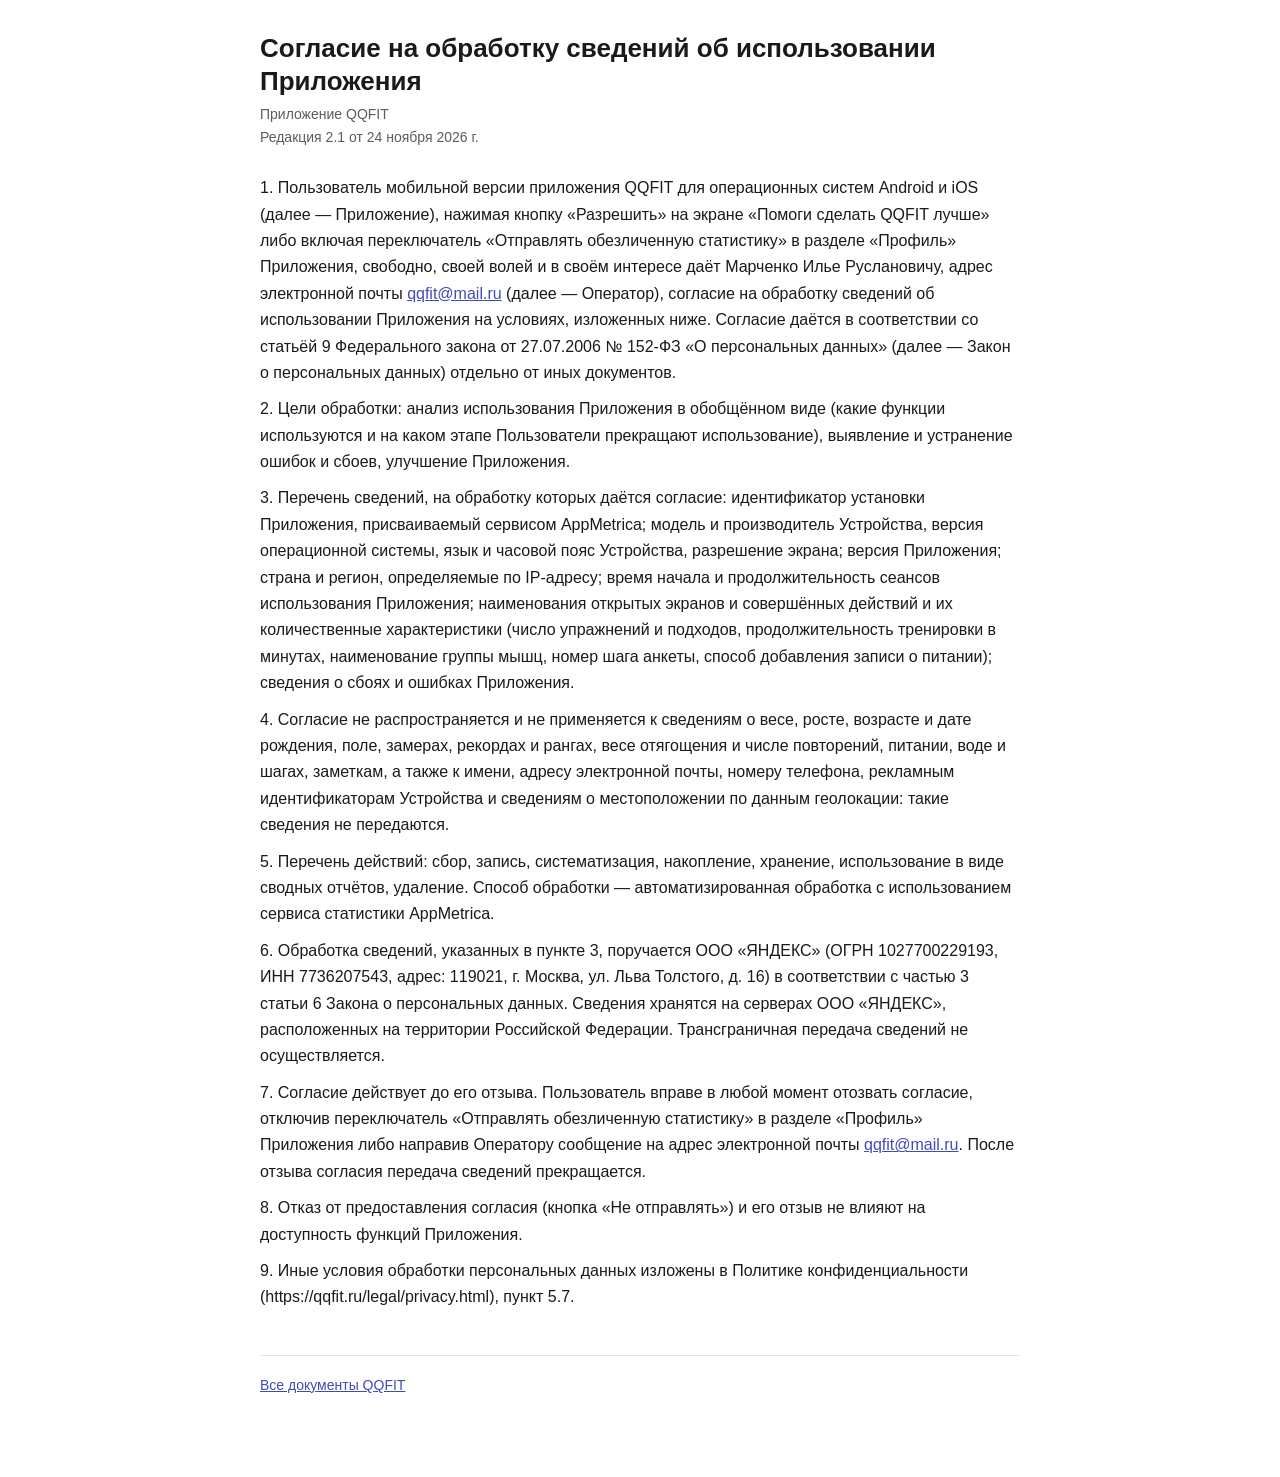
<file: legal/analytics.html>
<!doctype html>
<html lang="ru"><head><meta charset="utf-8">
<meta name="viewport" content="width=device-width,initial-scale=1">
<title>Согласие на сбор статистики — QQFIT</title>
<link rel="stylesheet" href="_style.css"></head><body><main>

<h1>Согласие на обработку сведений об использовании Приложения</h1>
<p class="meta">Приложение QQFIT<br>
Редакция 2.1 от 24 ноября 2026 г.</p>

<p>1. Пользователь мобильной версии приложения QQFIT для операционных систем Android и iOS (далее — Приложение), нажимая кнопку «Разрешить» на экране «Помоги сделать QQFIT лучше» либо включая переключатель «Отправлять обезличенную статистику» в разделе «Профиль» Приложения, свободно, своей волей и в своём интересе даёт Марченко Илье Руслановичу, адрес электронной почты <a href="mailto:qqfit@mail.ru">qqfit@mail.ru</a> (далее — Оператор), согласие на обработку сведений об использовании Приложения на условиях, изложенных ниже. Согласие даётся в соответствии со статьёй 9 Федерального закона от 27.07.2006 № 152-ФЗ «О персональных данных» (далее — Закон о персональных данных) отдельно от иных документов.</p>

<p>2. Цели обработки: анализ использования Приложения в обобщённом виде (какие функции используются и на каком этапе Пользователи прекращают использование), выявление и устранение ошибок и сбоев, улучшение Приложения.</p>

<p>3. Перечень сведений, на обработку которых даётся согласие: идентификатор установки Приложения, присваиваемый сервисом AppMetrica; модель и производитель Устройства, версия операционной системы, язык и часовой пояс Устройства, разрешение экрана; версия Приложения; страна и регион, определяемые по IP-адресу; время начала и продолжительность сеансов использования Приложения; наименования открытых экранов и совершённых действий и их количественные характеристики (число упражнений и подходов, продолжительность тренировки в минутах, наименование группы мышц, номер шага анкеты, способ добавления записи о питании); сведения о сбоях и ошибках Приложения.</p>

<p>4. Согласие не распространяется и не применяется к сведениям о весе, росте, возрасте и дате рождения, поле, замерах, рекордах и рангах, весе отягощения и числе повторений, питании, воде и шагах, заметкам, а также к имени, адресу электронной почты, номеру телефона, рекламным идентификаторам Устройства и сведениям о местоположении по данным геолокации: такие сведения не передаются.</p>

<p>5. Перечень действий: сбор, запись, систематизация, накопление, хранение, использование в виде сводных отчётов, удаление. Способ обработки — автоматизированная обработка с использованием сервиса статистики AppMetrica.</p>

<p>6. Обработка сведений, указанных в пункте 3, поручается ООО «ЯНДЕКС» (ОГРН 1027700229193, ИНН 7736207543, адрес: 119021, г. Москва, ул. Льва Толстого, д. 16) в соответствии с частью 3 статьи 6 Закона о персональных данных. Сведения хранятся на серверах ООО «ЯНДЕКС», расположенных на территории Российской Федерации. Трансграничная передача сведений не осуществляется.</p>

<p>7. Согласие действует до его отзыва. Пользователь вправе в любой момент отозвать согласие, отключив переключатель «Отправлять обезличенную статистику» в разделе «Профиль» Приложения либо направив Оператору сообщение на адрес электронной почты <a href="mailto:qqfit@mail.ru">qqfit@mail.ru</a>. После отзыва согласия передача сведений прекращается.</p>

<p>8. Отказ от предоставления согласия (кнопка «Не отправлять») и его отзыв не влияют на доступность функций Приложения.</p>

<p>9. Иные условия обработки персональных данных изложены в Политике конфиденциальности (https://qqfit.ru/legal/privacy.html), пункт 5.7.</p>

<footer><a href="index.html">Все документы QQFIT</a></footer>
</main></body></html>
</file>
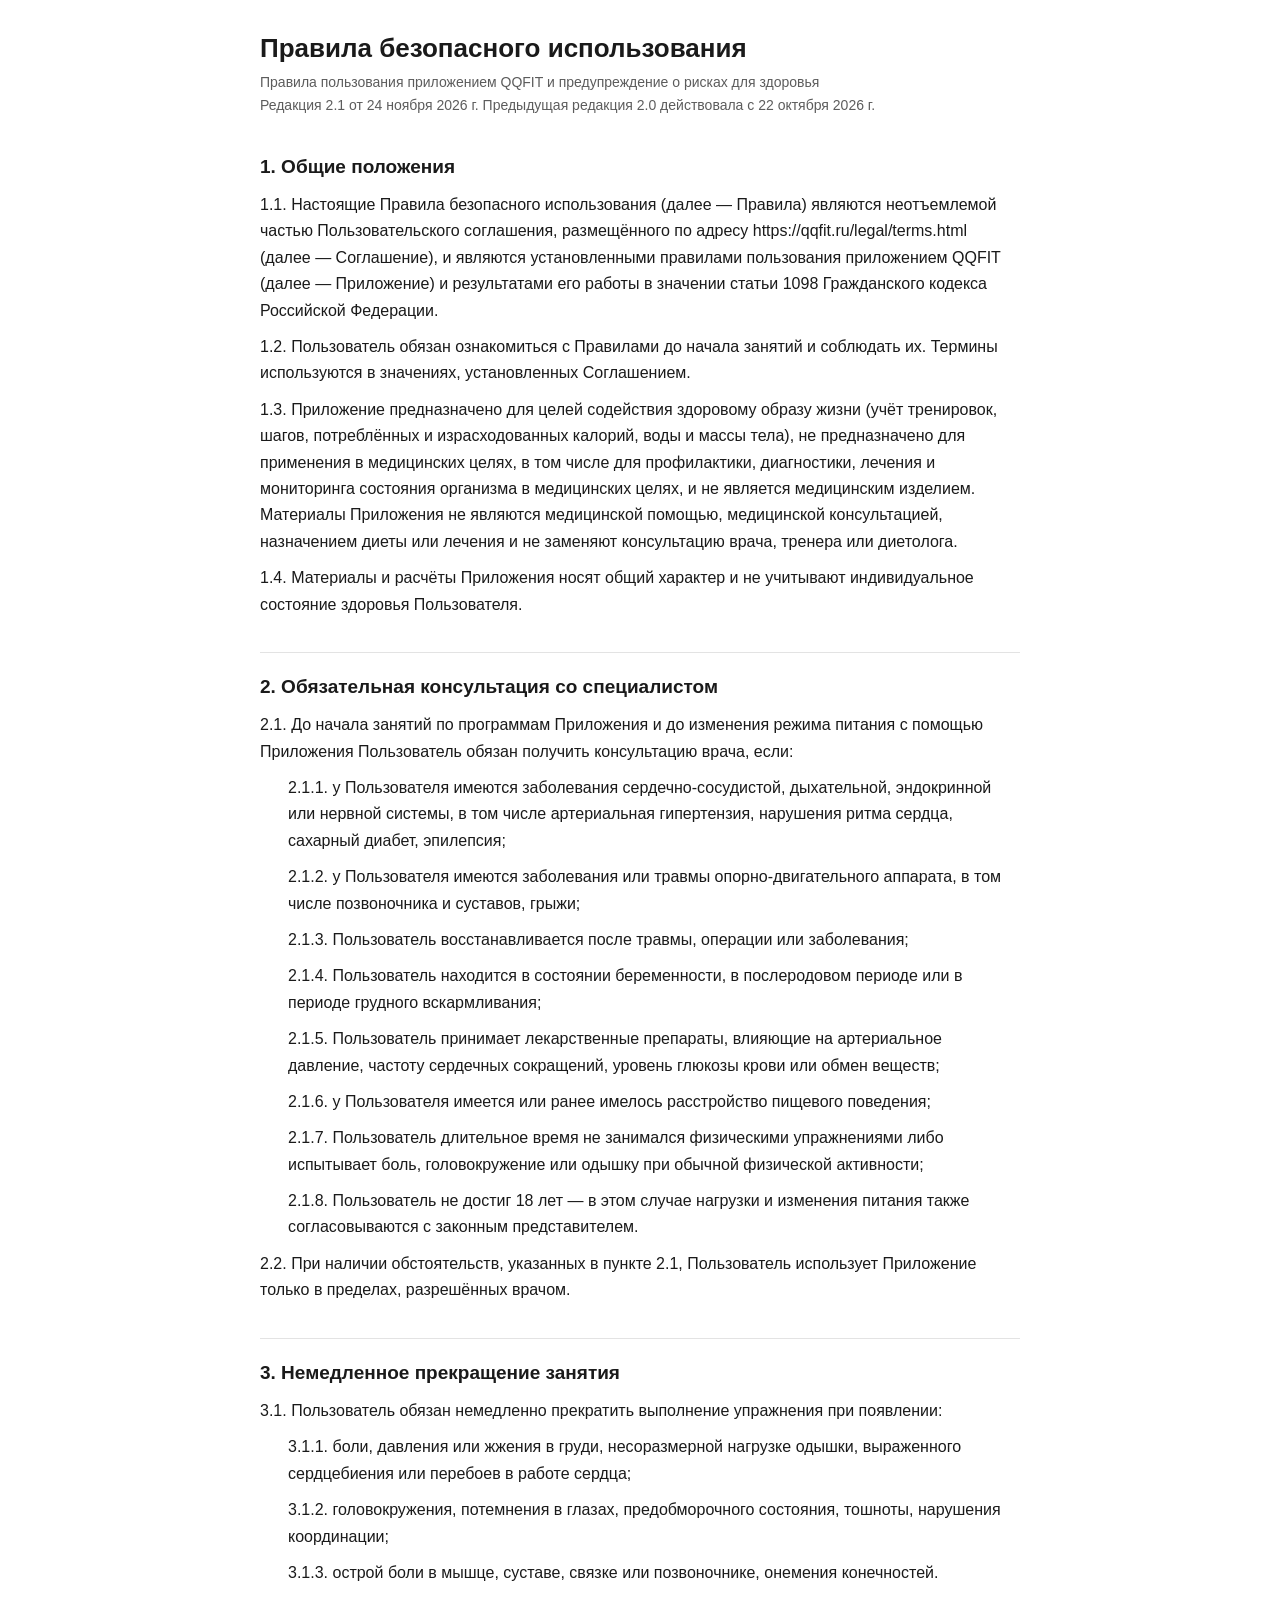
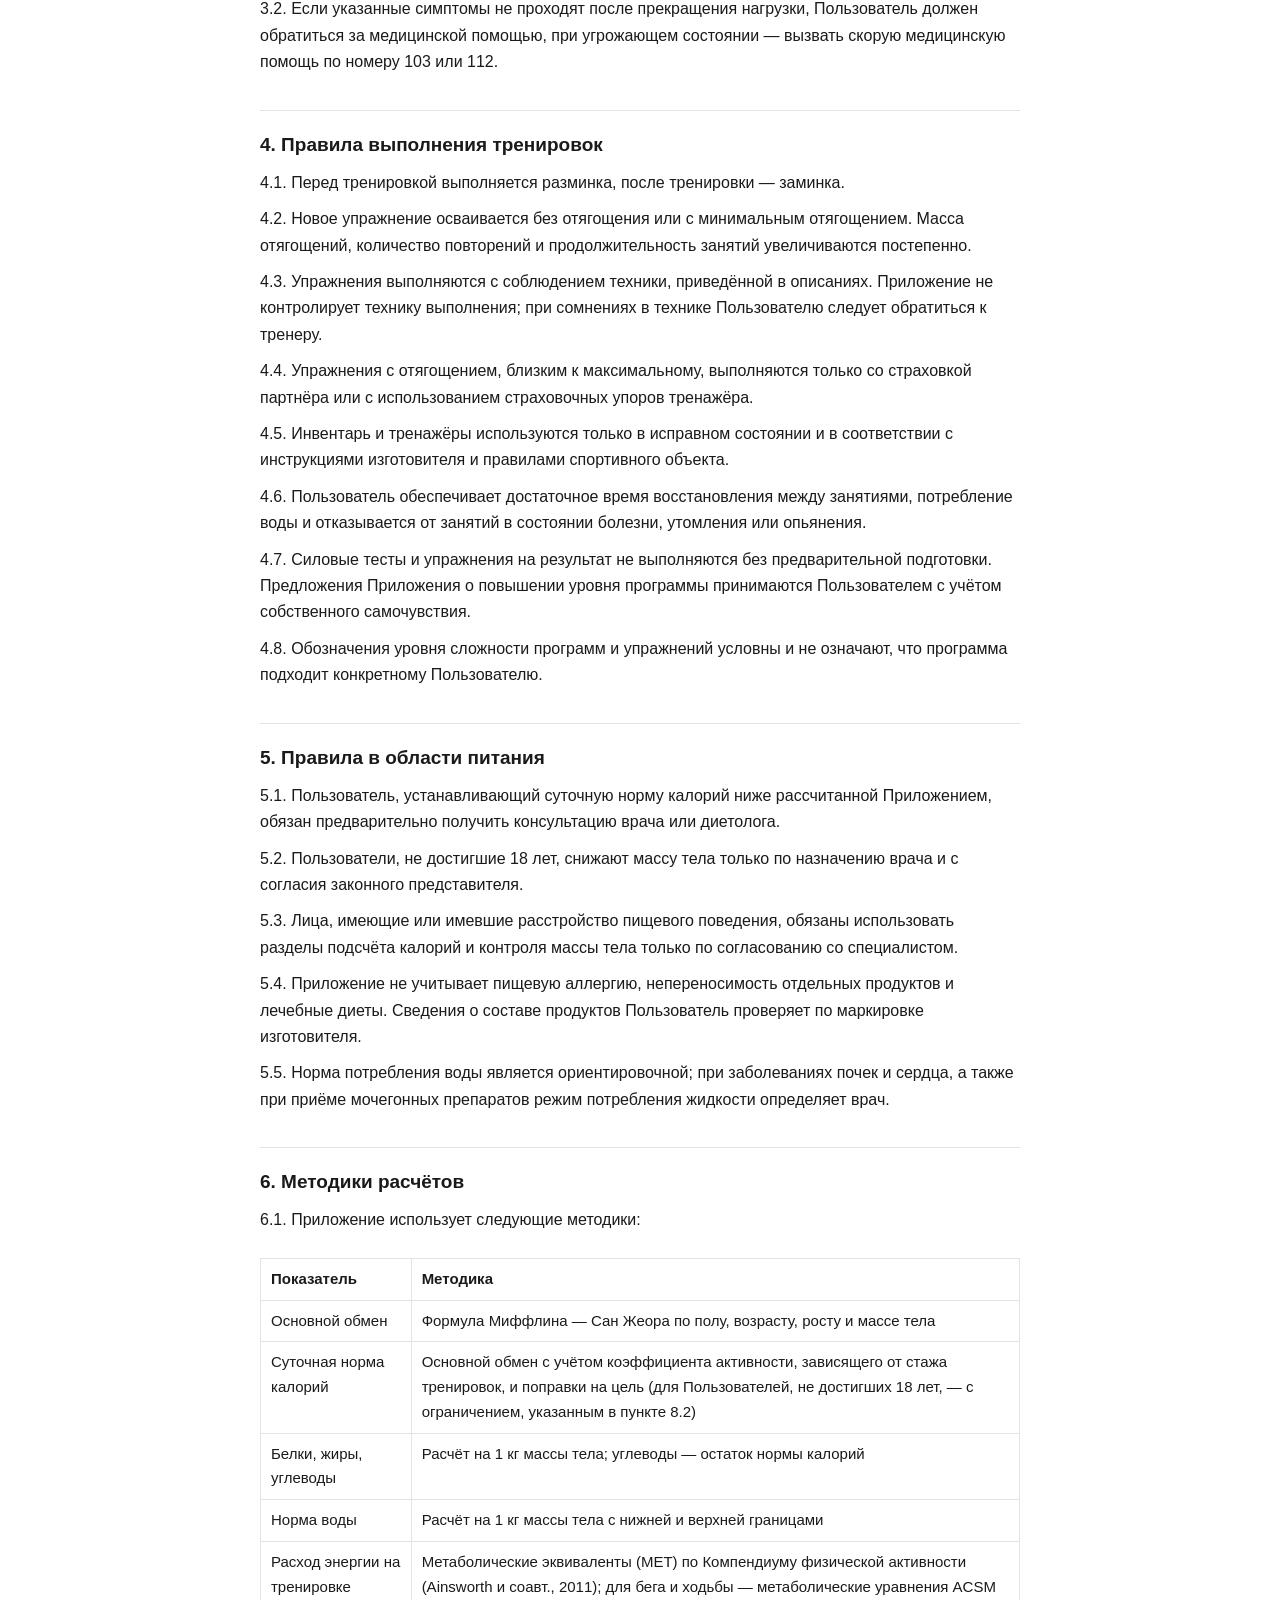
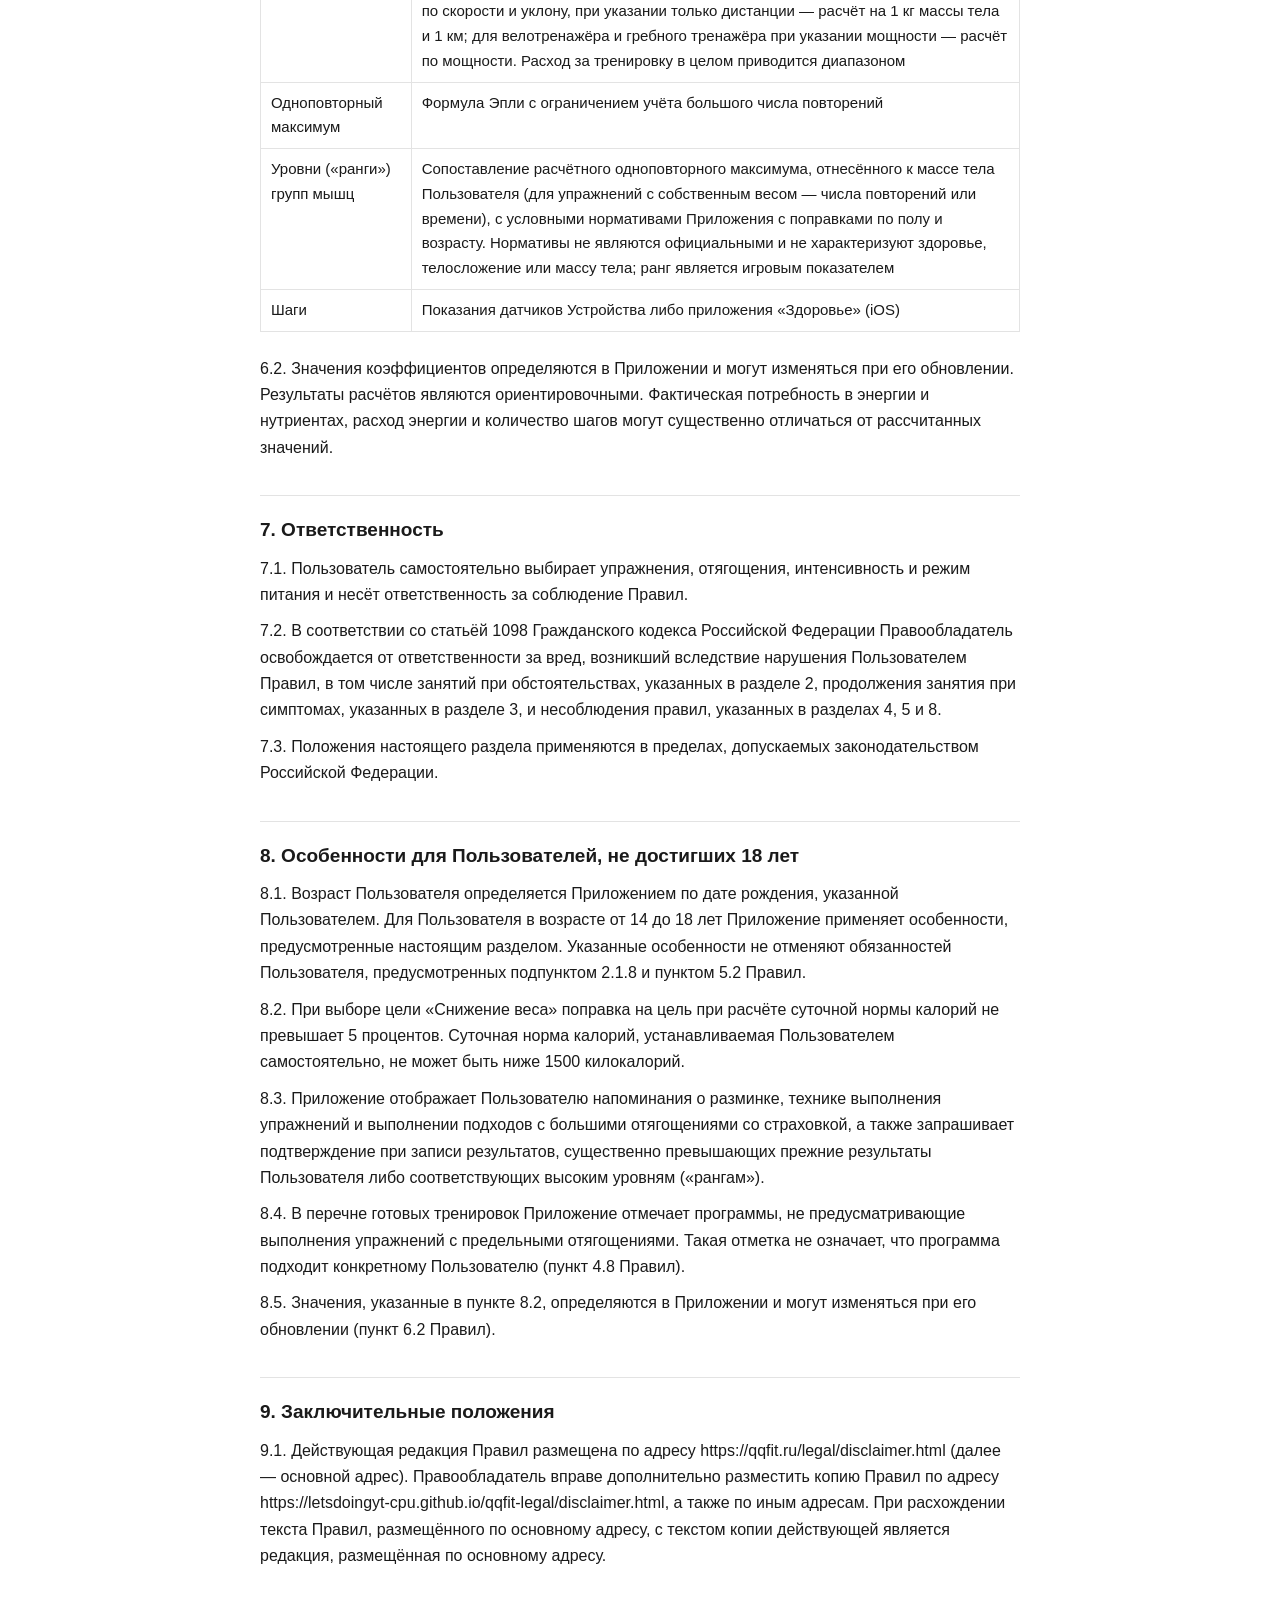
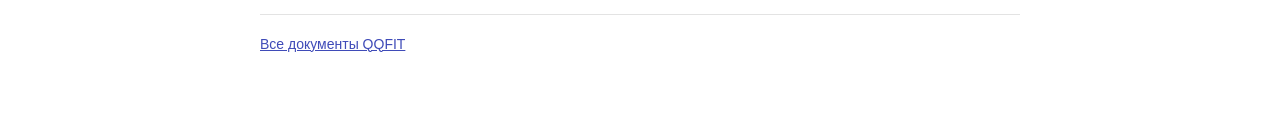
<file: legal/disclaimer.html>
<!doctype html>
<html lang="ru"><head><meta charset="utf-8">
<meta name="viewport" content="width=device-width,initial-scale=1">
<title>Правила безопасного использования — QQFIT</title>
<link rel="stylesheet" href="_style.css"></head><body><main>

<h1>Правила безопасного использования</h1>
<p class="meta">Правила пользования приложением QQFIT и предупреждение о рисках для здоровья<br>
Редакция 2.1 от 24 ноября 2026 г. Предыдущая редакция 2.0 действовала с 22 октября 2026 г.</p>

<h2>1. Общие положения</h2>
<p>1.1. Настоящие Правила безопасного использования (далее — Правила) являются неотъемлемой частью Пользовательского соглашения, размещённого по адресу https://qqfit.ru/legal/terms.html (далее — Соглашение), и являются установленными правилами пользования приложением QQFIT (далее — Приложение) и результатами его работы в значении статьи 1098 Гражданского кодекса Российской Федерации.</p>
<p>1.2. Пользователь обязан ознакомиться с Правилами до начала занятий и соблюдать их. Термины используются в значениях, установленных Соглашением.</p>
<p>1.3. Приложение предназначено для целей содействия здоровому образу жизни (учёт тренировок, шагов, потреблённых и израсходованных калорий, воды и массы тела), не предназначено для применения в медицинских целях, в том числе для профилактики, диагностики, лечения и мониторинга состояния организма в медицинских целях, и не является медицинским изделием. Материалы Приложения не являются медицинской помощью, медицинской консультацией, назначением диеты или лечения и не заменяют консультацию врача, тренера или диетолога.</p>
<p>1.4. Материалы и расчёты Приложения носят общий характер и не учитывают индивидуальное состояние здоровья Пользователя.</p>

<h2>2. Обязательная консультация со специалистом</h2>
<p>2.1. До начала занятий по программам Приложения и до изменения режима питания с помощью Приложения Пользователь обязан получить консультацию врача, если:</p>
<p class="sub">2.1.1. у Пользователя имеются заболевания сердечно-сосудистой, дыхательной, эндокринной или нервной системы, в том числе артериальная гипертензия, нарушения ритма сердца, сахарный диабет, эпилепсия;</p>
<p class="sub">2.1.2. у Пользователя имеются заболевания или травмы опорно-двигательного аппарата, в том числе позвоночника и суставов, грыжи;</p>
<p class="sub">2.1.3. Пользователь восстанавливается после травмы, операции или заболевания;</p>
<p class="sub">2.1.4. Пользователь находится в состоянии беременности, в послеродовом периоде или в периоде грудного вскармливания;</p>
<p class="sub">2.1.5. Пользователь принимает лекарственные препараты, влияющие на артериальное давление, частоту сердечных сокращений, уровень глюкозы крови или обмен веществ;</p>
<p class="sub">2.1.6. у Пользователя имеется или ранее имелось расстройство пищевого поведения;</p>
<p class="sub">2.1.7. Пользователь длительное время не занимался физическими упражнениями либо испытывает боль, головокружение или одышку при обычной физической активности;</p>
<p class="sub">2.1.8. Пользователь не достиг 18 лет — в этом случае нагрузки и изменения питания также согласовываются с законным представителем.</p>
<p>2.2. При наличии обстоятельств, указанных в пункте 2.1, Пользователь использует Приложение только в пределах, разрешённых врачом.</p>

<h2>3. Немедленное прекращение занятия</h2>
<p>3.1. Пользователь обязан немедленно прекратить выполнение упражнения при появлении:</p>
<p class="sub">3.1.1. боли, давления или жжения в груди, несоразмерной нагрузке одышки, выраженного сердцебиения или перебоев в работе сердца;</p>
<p class="sub">3.1.2. головокружения, потемнения в глазах, предобморочного состояния, тошноты, нарушения координации;</p>
<p class="sub">3.1.3. острой боли в мышце, суставе, связке или позвоночнике, онемения конечностей.</p>
<p>3.2. Если указанные симптомы не проходят после прекращения нагрузки, Пользователь должен обратиться за медицинской помощью, при угрожающем состоянии — вызвать скорую медицинскую помощь по номеру 103 или 112.</p>

<h2>4. Правила выполнения тренировок</h2>
<p>4.1. Перед тренировкой выполняется разминка, после тренировки — заминка.</p>
<p>4.2. Новое упражнение осваивается без отягощения или с минимальным отягощением. Масса отягощений, количество повторений и продолжительность занятий увеличиваются постепенно.</p>
<p>4.3. Упражнения выполняются с соблюдением техники, приведённой в описаниях. Приложение не контролирует технику выполнения; при сомнениях в технике Пользователю следует обратиться к тренеру.</p>
<p>4.4. Упражнения с отягощением, близким к максимальному, выполняются только со страховкой партнёра или с использованием страховочных упоров тренажёра.</p>
<p>4.5. Инвентарь и тренажёры используются только в исправном состоянии и в соответствии с инструкциями изготовителя и правилами спортивного объекта.</p>
<p>4.6. Пользователь обеспечивает достаточное время восстановления между занятиями, потребление воды и отказывается от занятий в состоянии болезни, утомления или опьянения.</p>
<p>4.7. Силовые тесты и упражнения на результат не выполняются без предварительной подготовки. Предложения Приложения о повышении уровня программы принимаются Пользователем с учётом собственного самочувствия.</p>
<p>4.8. Обозначения уровня сложности программ и упражнений условны и не означают, что программа подходит конкретному Пользователю.</p>

<h2>5. Правила в области питания</h2>
<p>5.1. Пользователь, устанавливающий суточную норму калорий ниже рассчитанной Приложением, обязан предварительно получить консультацию врача или диетолога.</p>
<p>5.2. Пользователи, не достигшие 18 лет, снижают массу тела только по назначению врача и с согласия законного представителя.</p>
<p>5.3. Лица, имеющие или имевшие расстройство пищевого поведения, обязаны использовать разделы подсчёта калорий и контроля массы тела только по согласованию со специалистом.</p>
<p>5.4. Приложение не учитывает пищевую аллергию, непереносимость отдельных продуктов и лечебные диеты. Сведения о составе продуктов Пользователь проверяет по маркировке изготовителя.</p>
<p>5.5. Норма потребления воды является ориентировочной; при заболеваниях почек и сердца, а также при приёме мочегонных препаратов режим потребления жидкости определяет врач.</p>

<h2>6. Методики расчётов</h2>
<p>6.1. Приложение использует следующие методики:</p>
<div class="table-wrap"><table>
<tr><th>Показатель</th><th>Методика</th></tr>
<tr><td>Основной обмен</td><td>Формула Миффлина — Сан Жеора по полу, возрасту, росту и массе тела</td></tr>
<tr><td>Суточная норма калорий</td><td>Основной обмен с учётом коэффициента активности, зависящего от стажа тренировок, и поправки на цель (для Пользователей, не достигших 18 лет, — с ограничением, указанным в пункте 8.2)</td></tr>
<tr><td>Белки, жиры, углеводы</td><td>Расчёт на 1 кг массы тела; углеводы — остаток нормы калорий</td></tr>
<tr><td>Норма воды</td><td>Расчёт на 1 кг массы тела с нижней и верхней границами</td></tr>
<tr><td>Расход энергии на тренировке</td><td>Метаболические эквиваленты (MET) по Компендиуму физической активности (Ainsworth и соавт., 2011); для бега и ходьбы — метаболические уравнения ACSM по скорости и уклону, при указании только дистанции — расчёт на 1 кг массы тела и 1 км; для велотренажёра и гребного тренажёра при указании мощности — расчёт по мощности. Расход за тренировку в целом приводится диапазоном</td></tr>
<tr><td>Одноповторный максимум</td><td>Формула Эпли с ограничением учёта большого числа повторений</td></tr>
<tr><td>Уровни («ранги») групп мышц</td><td>Сопоставление расчётного одноповторного максимума, отнесённого к массе тела Пользователя (для упражнений с собственным весом — числа повторений или времени), с условными нормативами Приложения с поправками по полу и возрасту. Нормативы не являются официальными и не характеризуют здоровье, телосложение или массу тела; ранг является игровым показателем</td></tr>
<tr><td>Шаги</td><td>Показания датчиков Устройства либо приложения «Здоровье» (iOS)</td></tr>
</table></div>
<p>6.2. Значения коэффициентов определяются в Приложении и могут изменяться при его обновлении. Результаты расчётов являются ориентировочными. Фактическая потребность в энергии и нутриентах, расход энергии и количество шагов могут существенно отличаться от рассчитанных значений.</p>

<h2>7. Ответственность</h2>
<p>7.1. Пользователь самостоятельно выбирает упражнения, отягощения, интенсивность и режим питания и несёт ответственность за соблюдение Правил.</p>
<p>7.2. В соответствии со статьёй 1098 Гражданского кодекса Российской Федерации Правообладатель освобождается от ответственности за вред, возникший вследствие нарушения Пользователем Правил, в том числе занятий при обстоятельствах, указанных в разделе 2, продолжения занятия при симптомах, указанных в разделе 3, и несоблюдения правил, указанных в разделах 4, 5 и 8.</p>
<p>7.3. Положения настоящего раздела применяются в пределах, допускаемых законодательством Российской Федерации.</p>

<h2>8. Особенности для Пользователей, не достигших 18 лет</h2>
<p>8.1. Возраст Пользователя определяется Приложением по дате рождения, указанной Пользователем. Для Пользователя в возрасте от 14 до 18 лет Приложение применяет особенности, предусмотренные настоящим разделом. Указанные особенности не отменяют обязанностей Пользователя, предусмотренных подпунктом 2.1.8 и пунктом 5.2 Правил.</p>
<p>8.2. При выборе цели «Снижение веса» поправка на цель при расчёте суточной нормы калорий не превышает 5 процентов. Суточная норма калорий, устанавливаемая Пользователем самостоятельно, не может быть ниже 1500 килокалорий.</p>
<p>8.3. Приложение отображает Пользователю напоминания о разминке, технике выполнения упражнений и выполнении подходов с большими отягощениями со страховкой, а также запрашивает подтверждение при записи результатов, существенно превышающих прежние результаты Пользователя либо соответствующих высоким уровням («рангам»).</p>
<p>8.4. В перечне готовых тренировок Приложение отмечает программы, не предусматривающие выполнения упражнений с предельными отягощениями. Такая отметка не означает, что программа подходит конкретному Пользователю (пункт 4.8 Правил).</p>
<p>8.5. Значения, указанные в пункте 8.2, определяются в Приложении и могут изменяться при его обновлении (пункт 6.2 Правил).</p>

<h2>9. Заключительные положения</h2>
<p>9.1. Действующая редакция Правил размещена по адресу https://qqfit.ru/legal/disclaimer.html (далее — основной адрес). Правообладатель вправе дополнительно разместить копию Правил по адресу https://letsdoingyt-cpu.github.io/qqfit-legal/disclaimer.html, а также по иным адресам. При расхождении текста Правил, размещённого по основному адресу, с текстом копии действующей является редакция, размещённая по основному адресу.</p>

<footer><a href="index.html">Все документы QQFIT</a></footer>
</main></body></html>
</file>
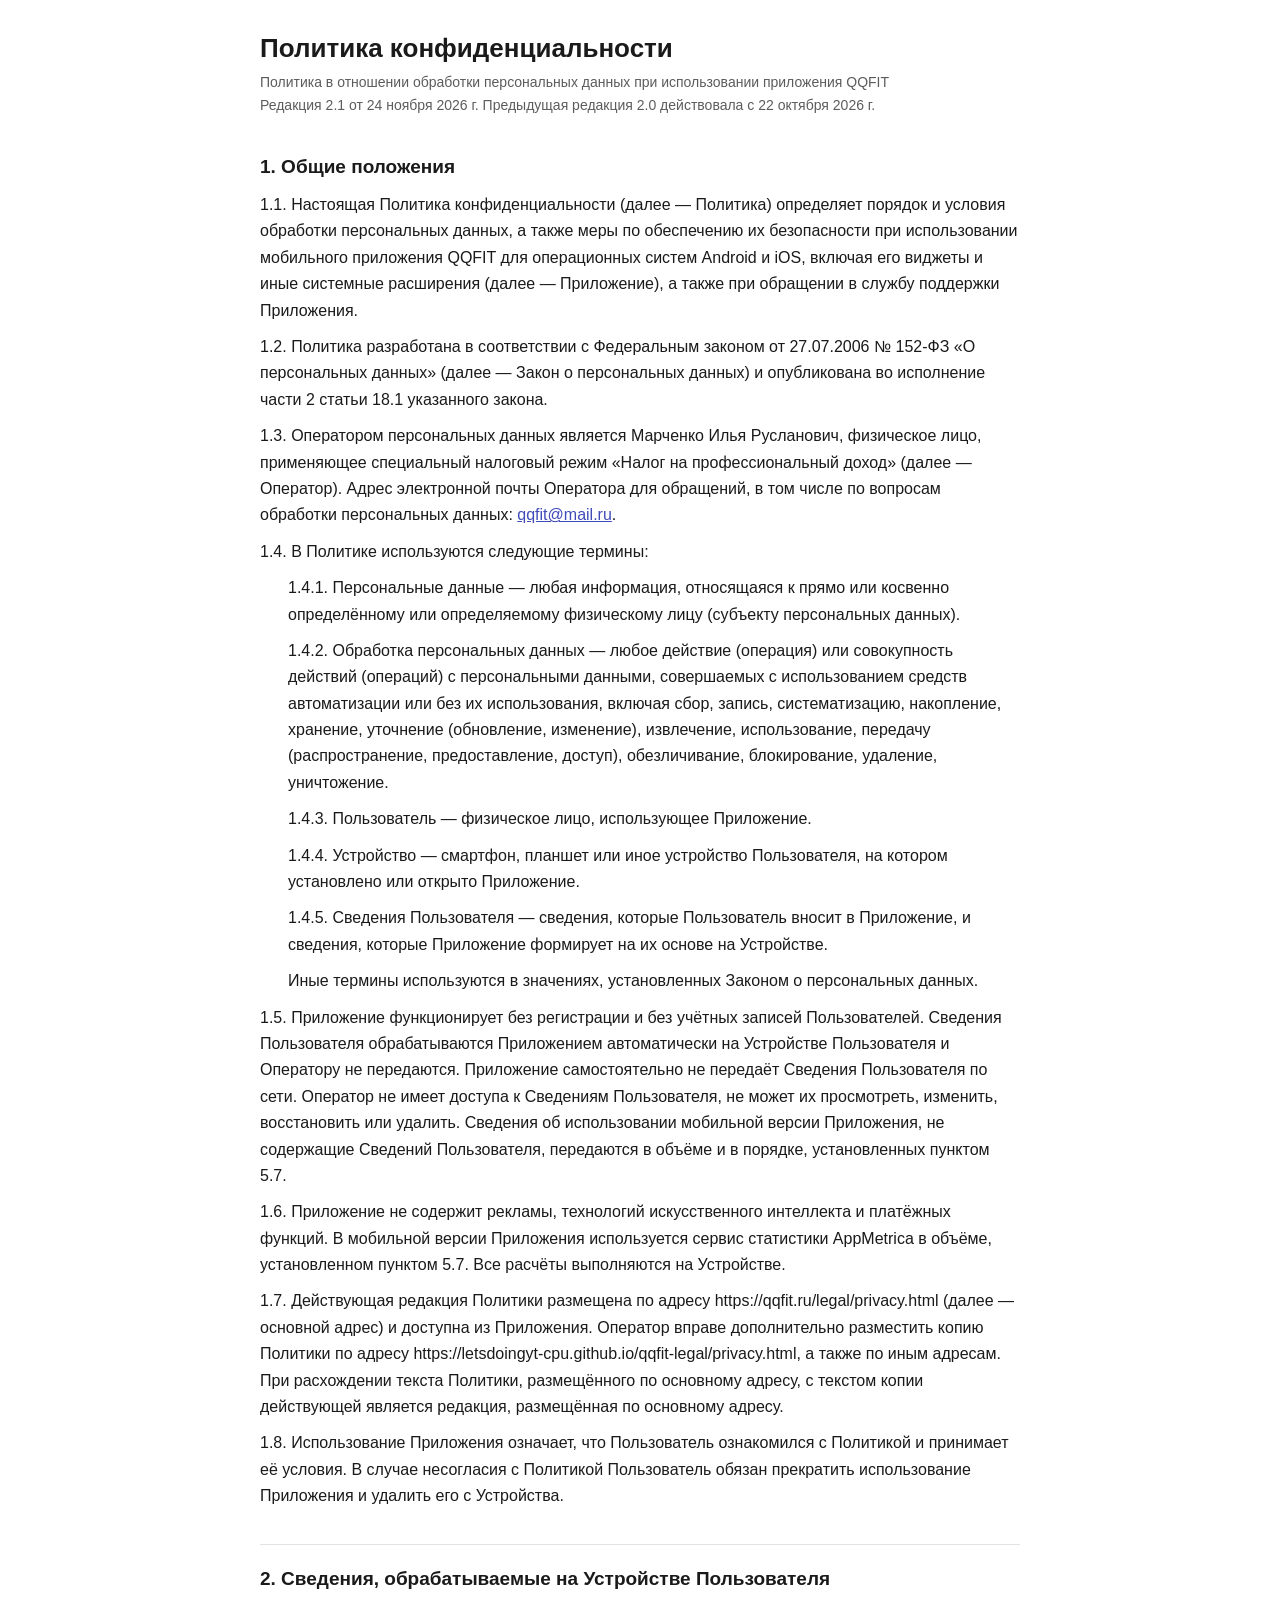
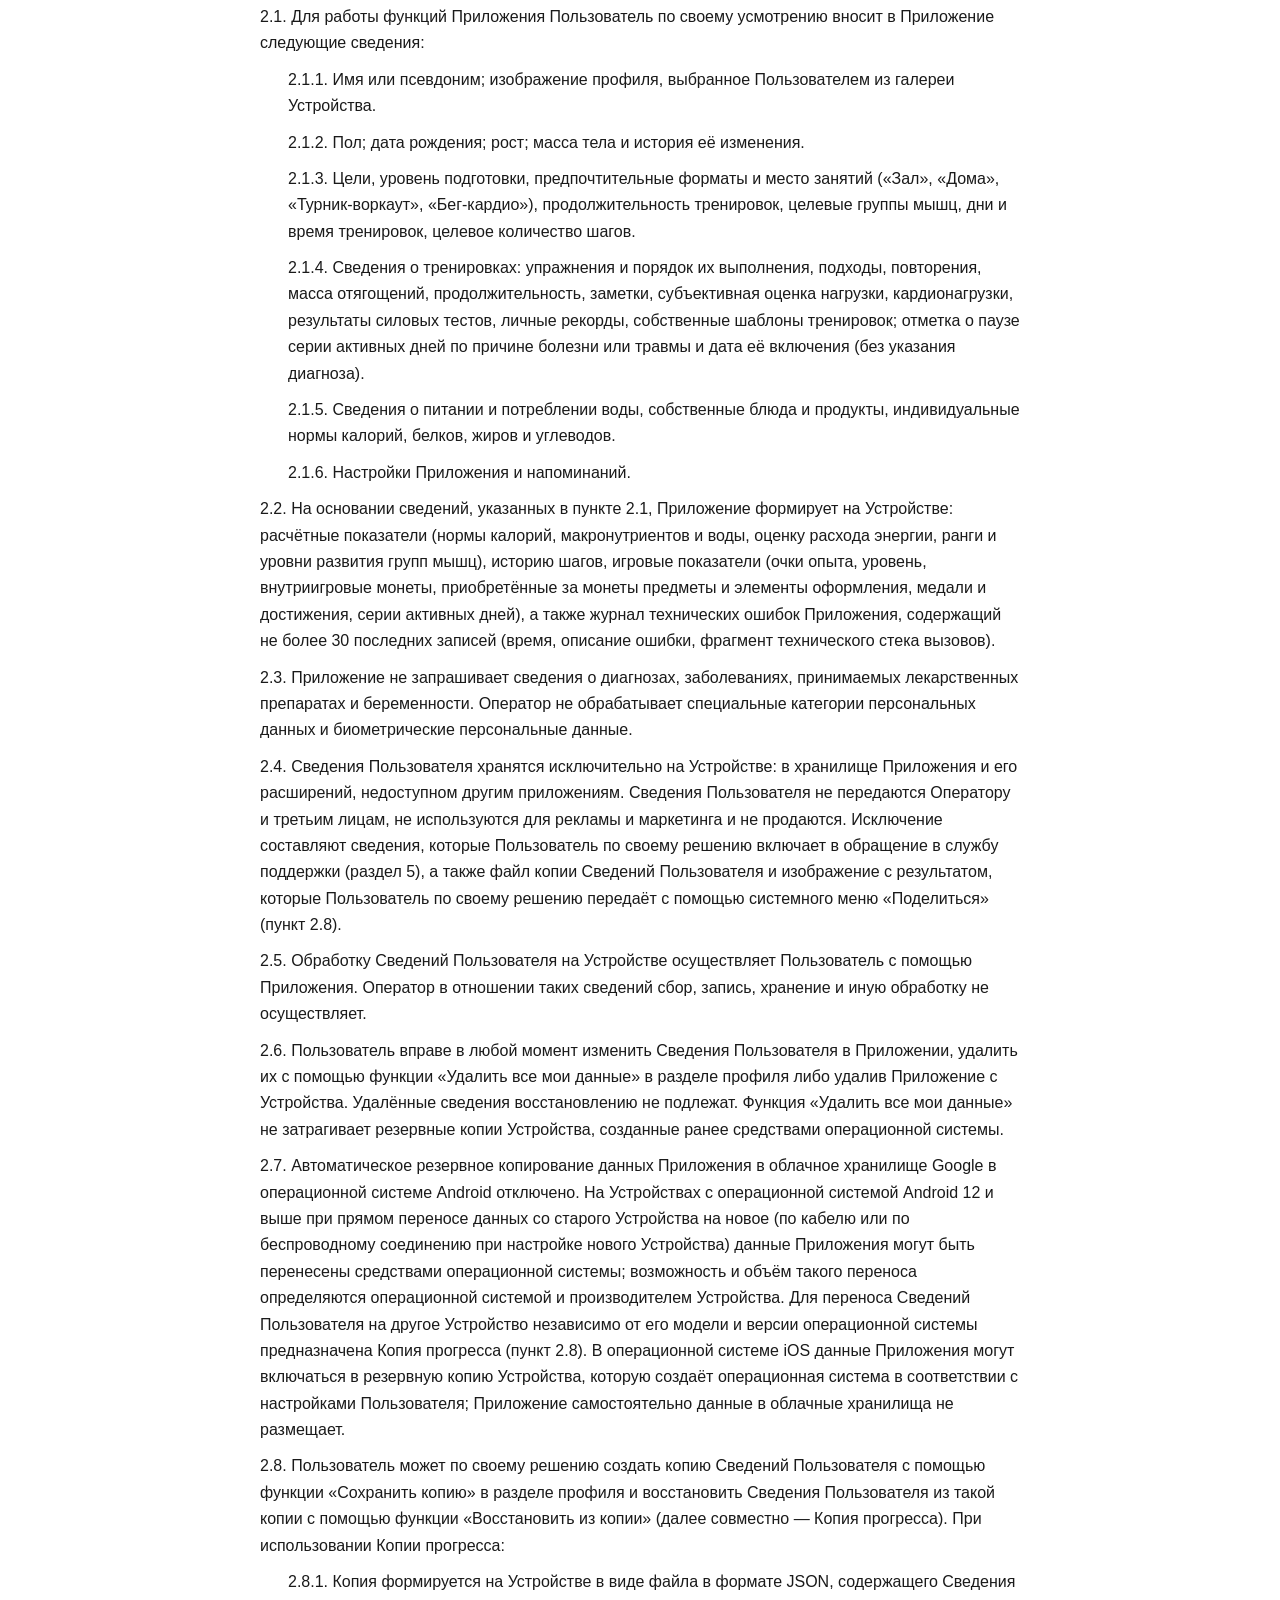
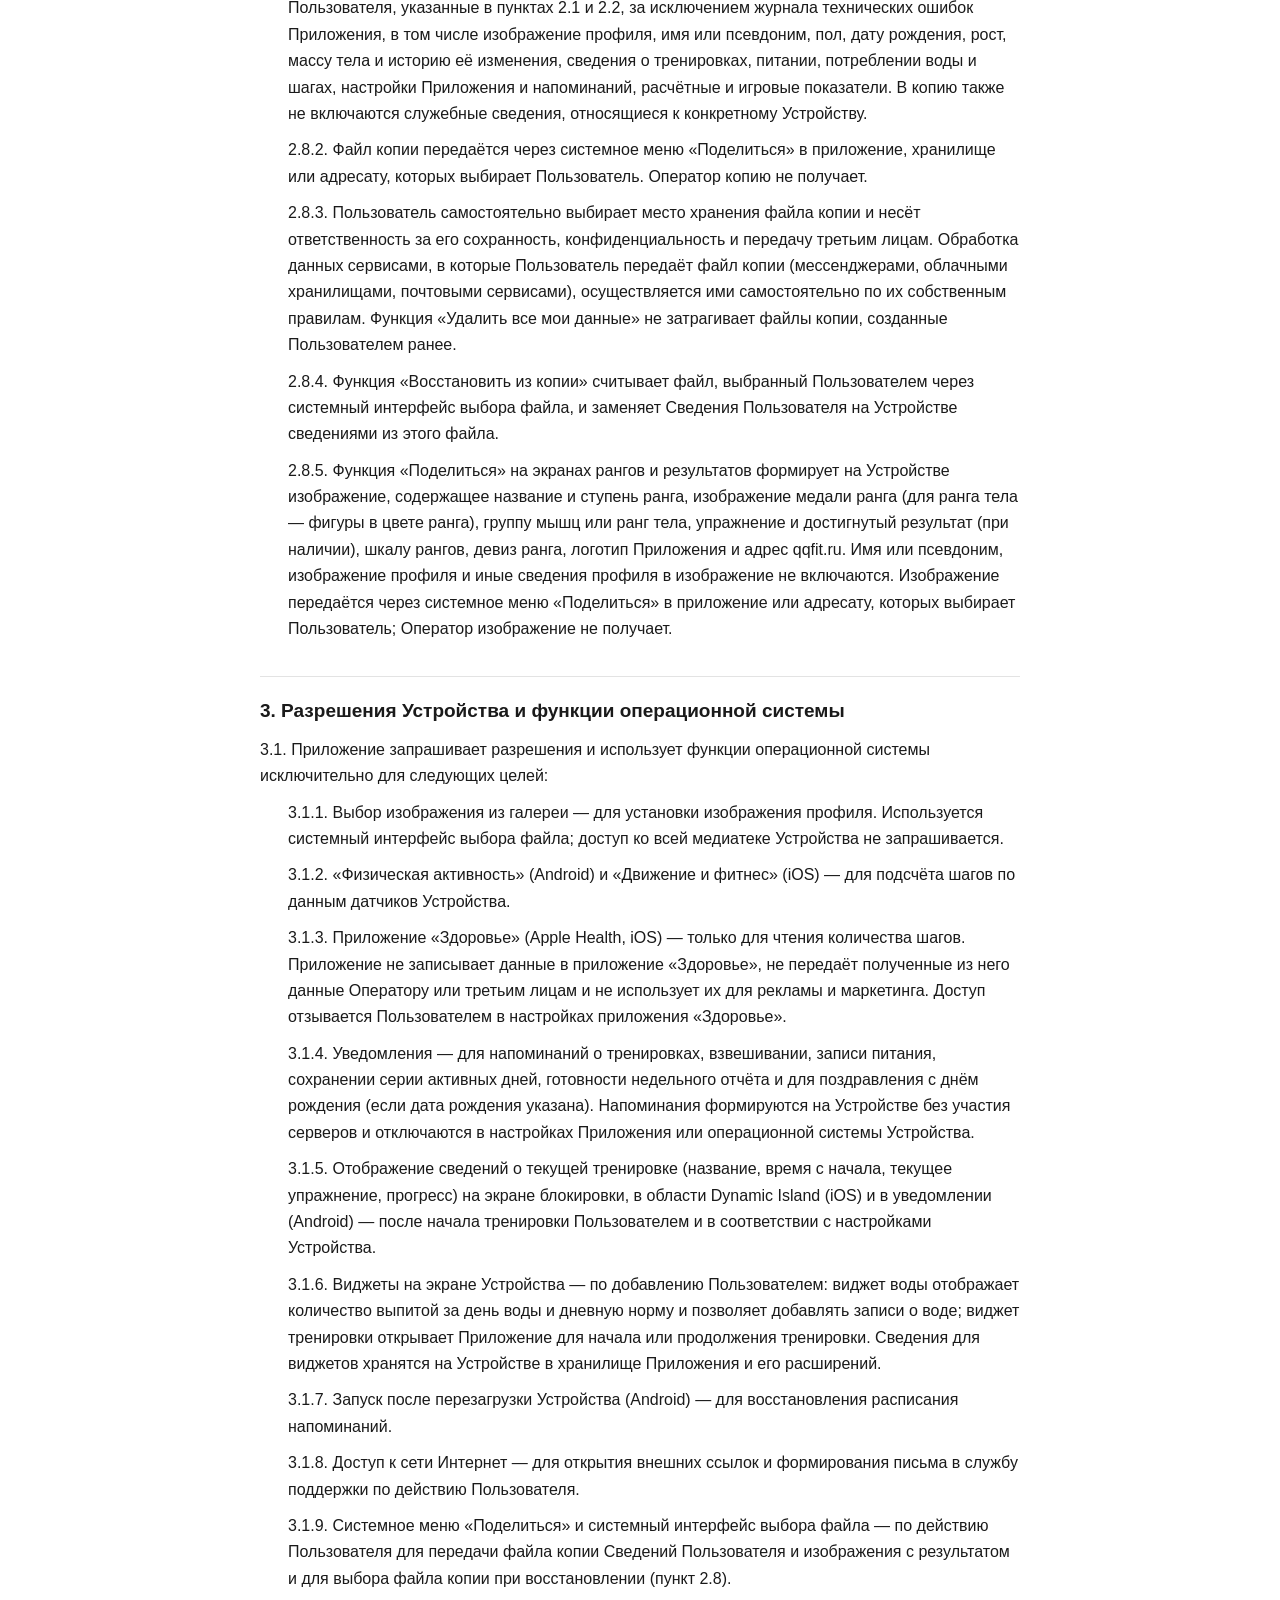
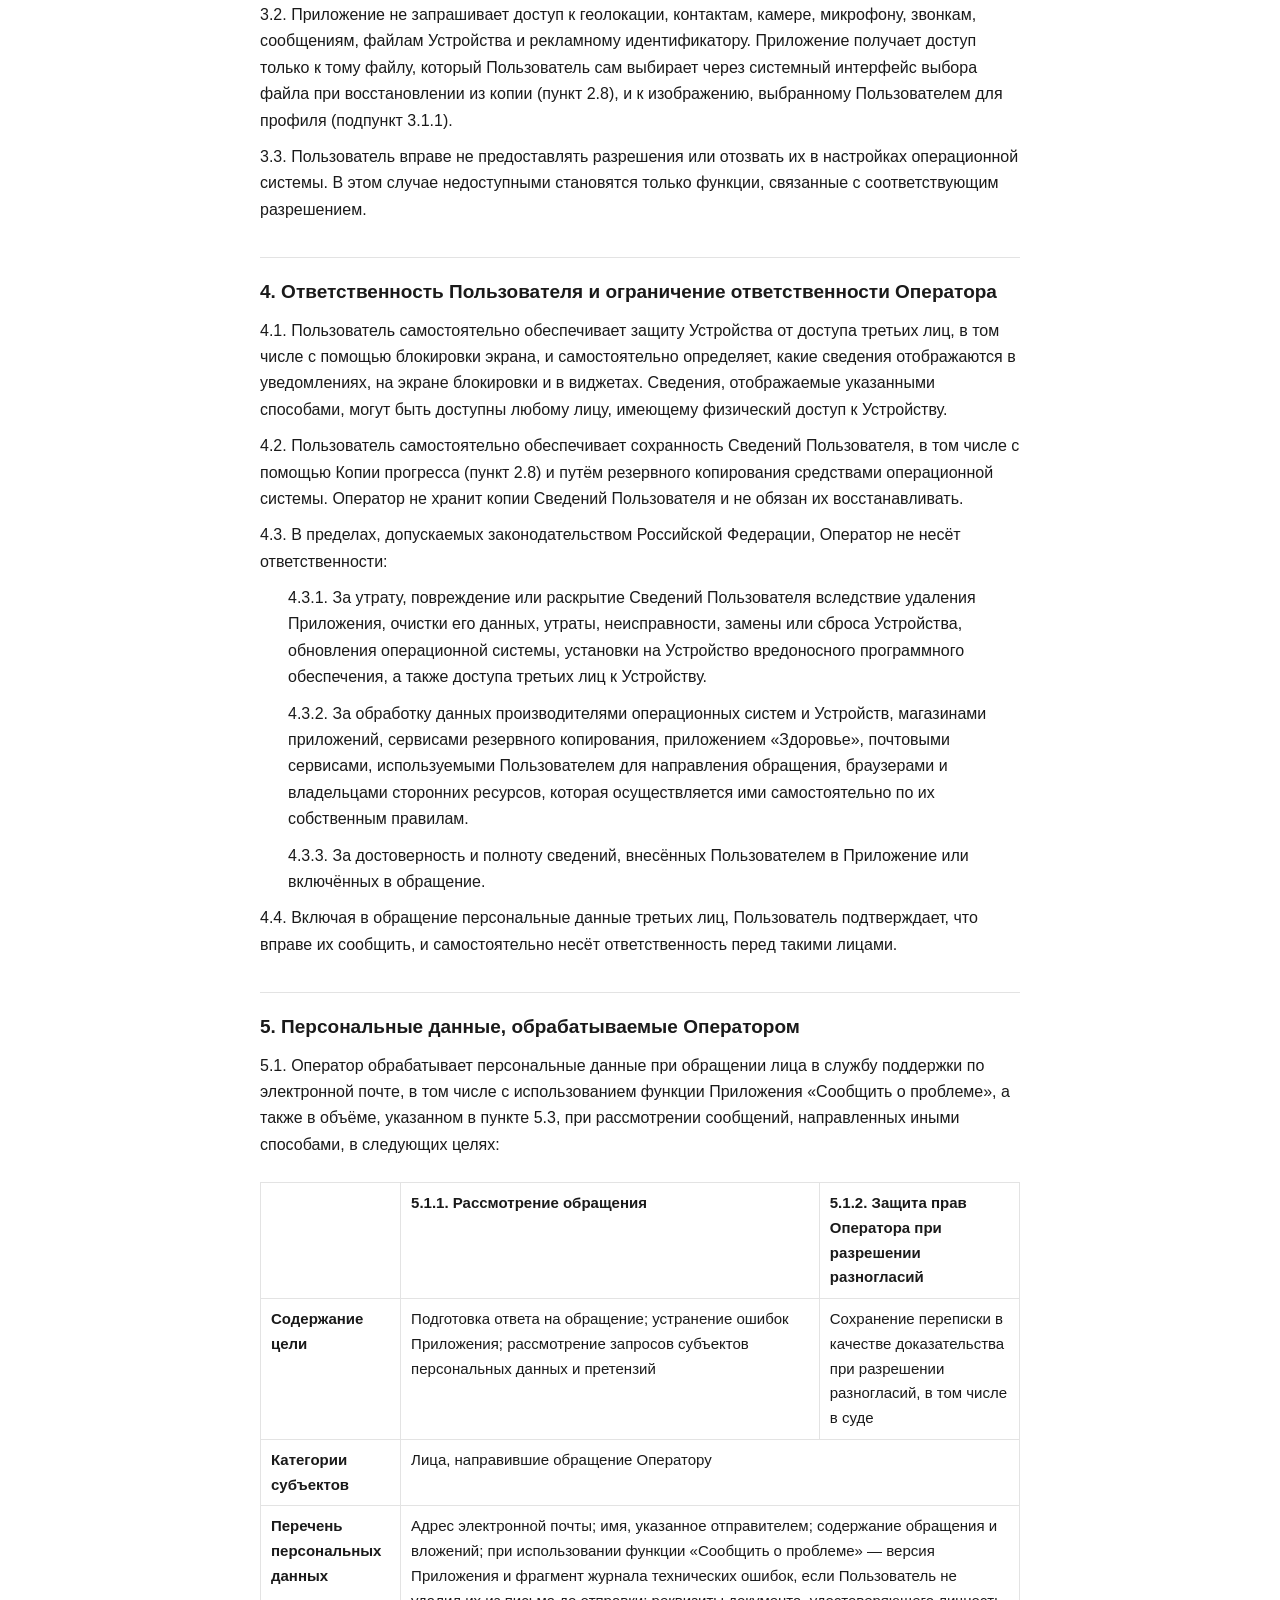
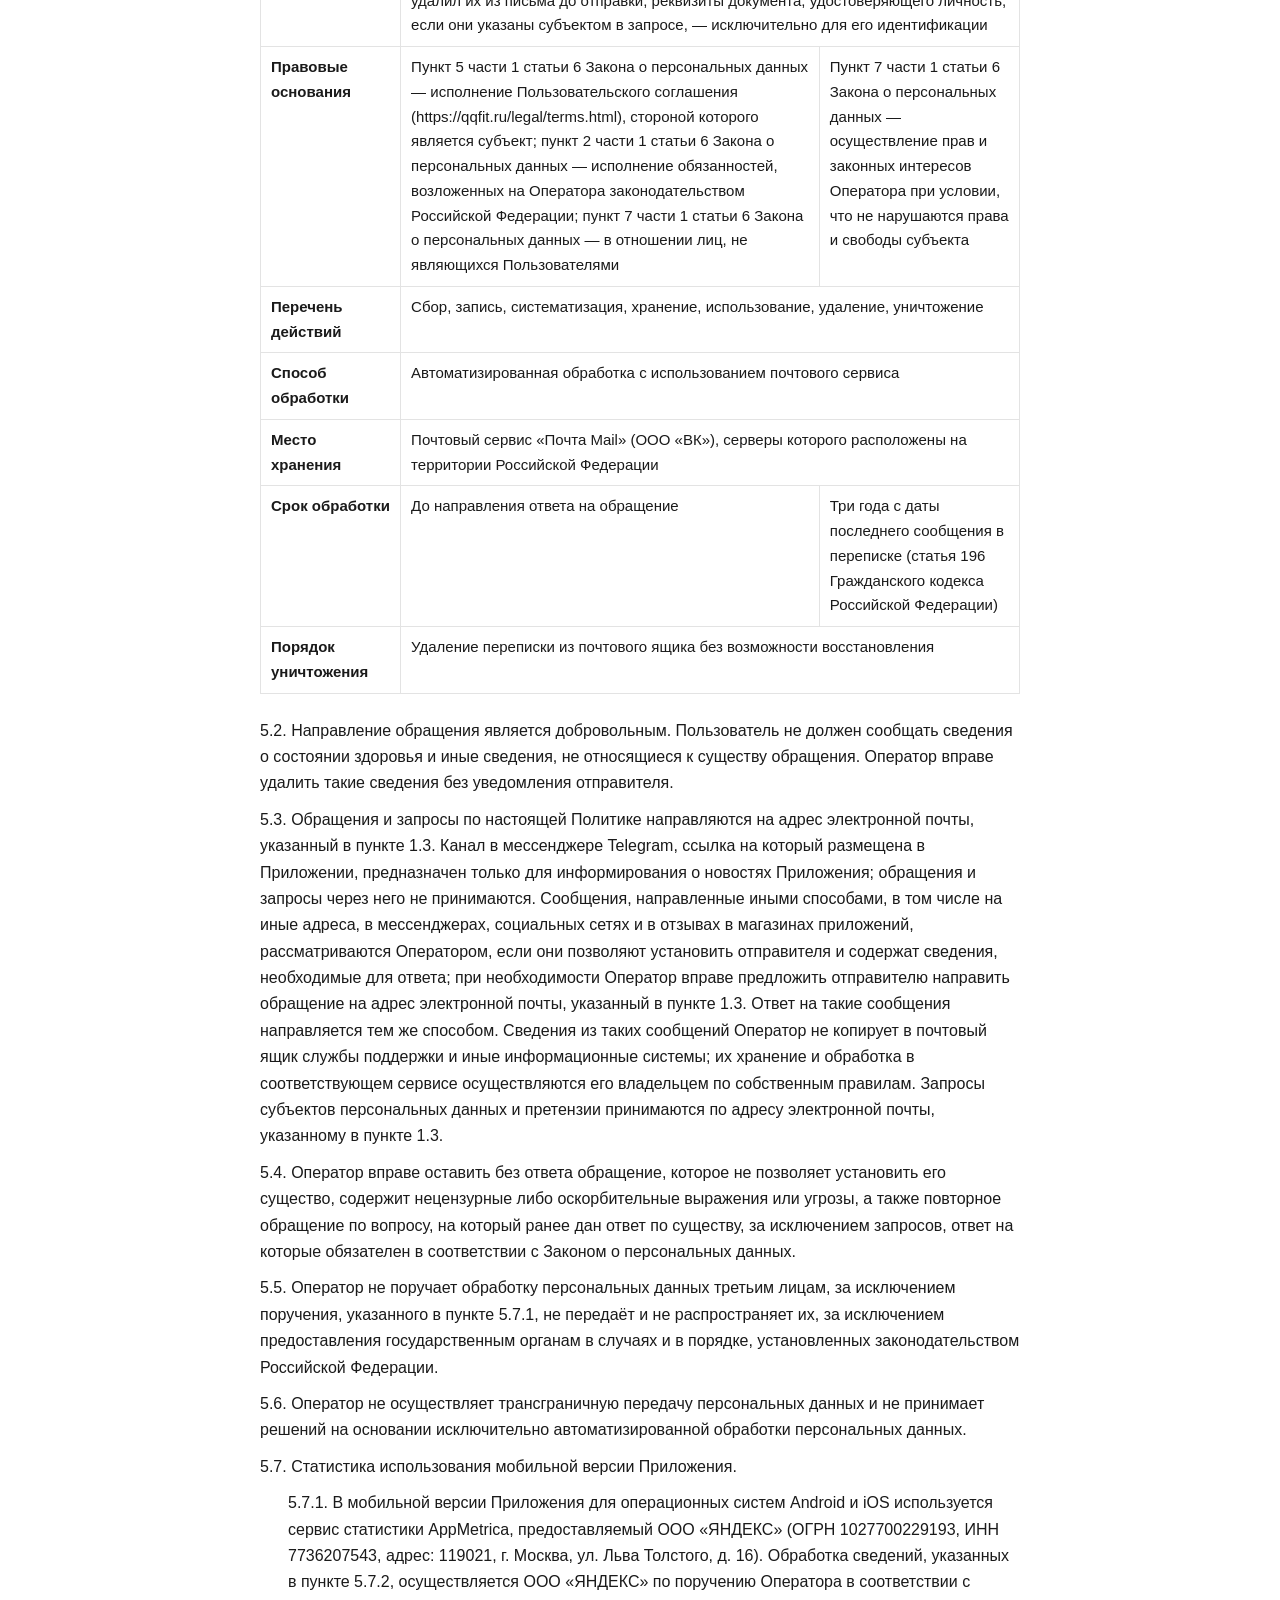
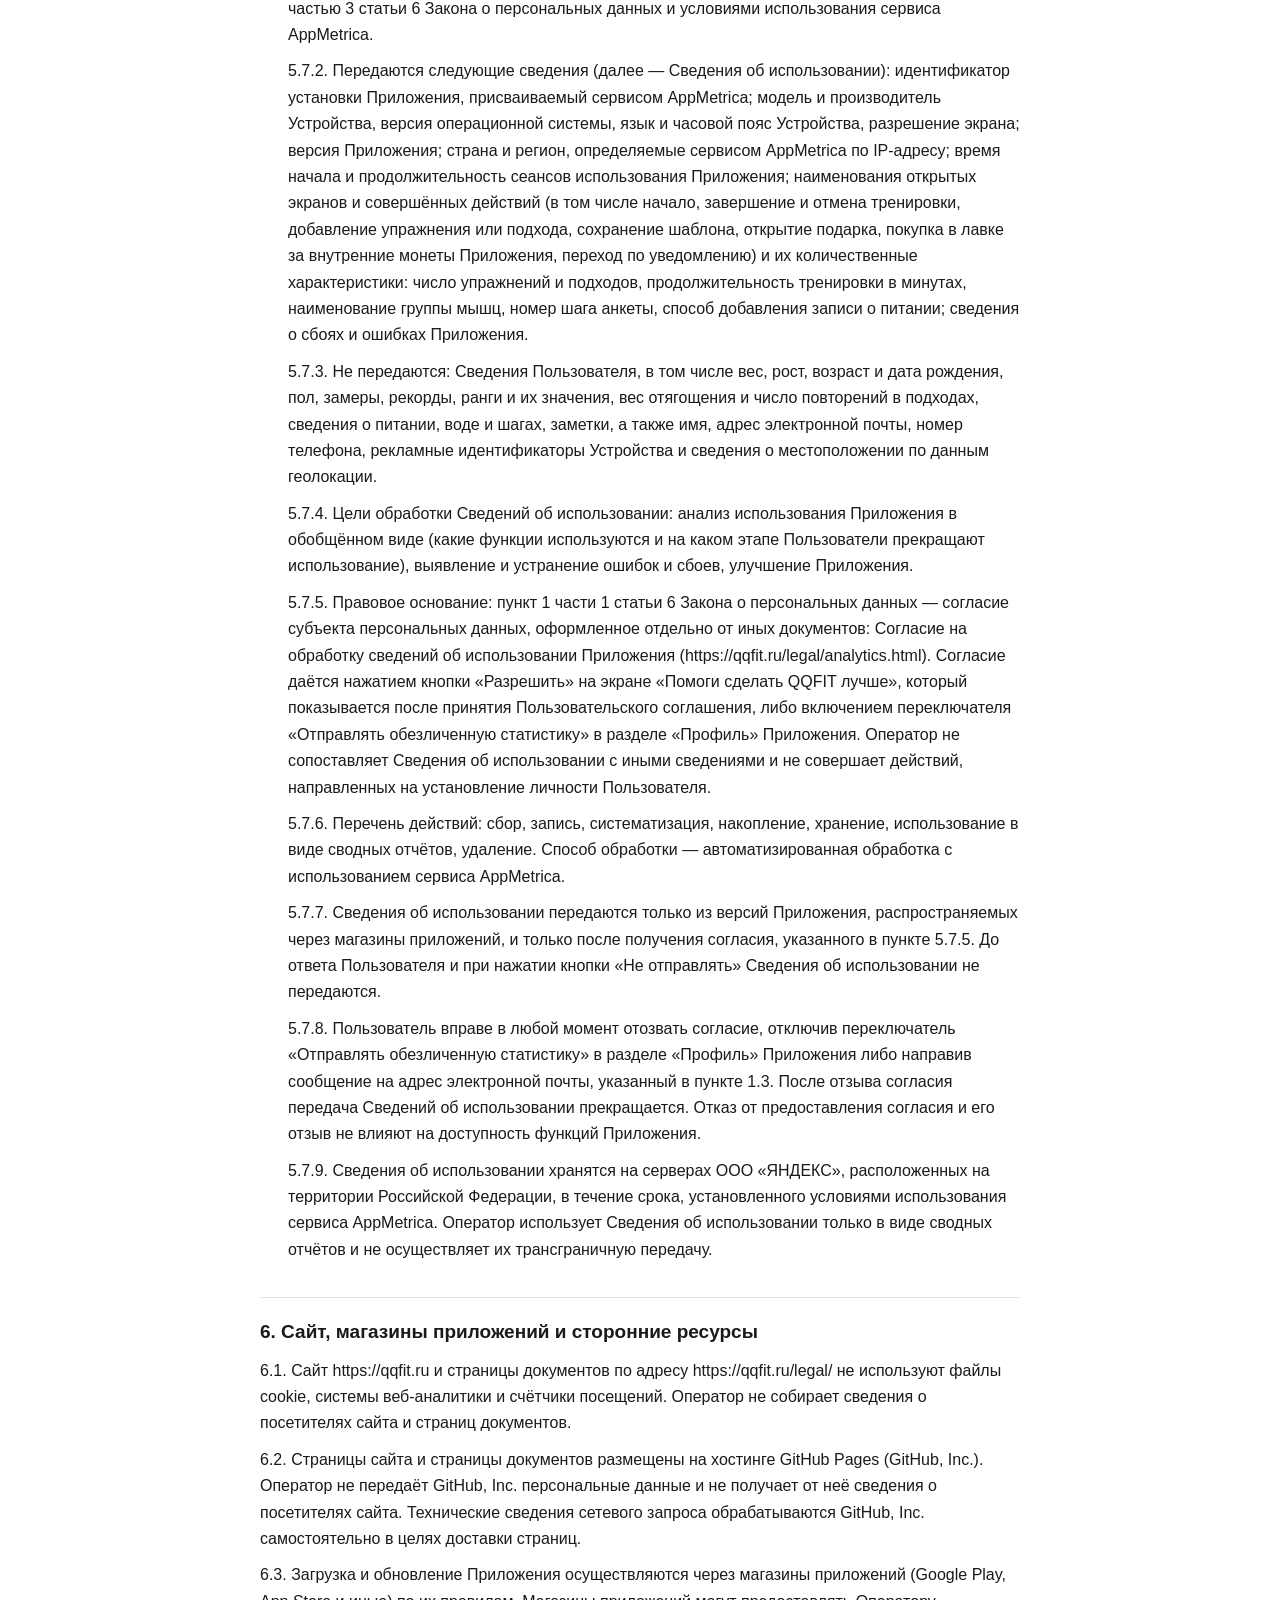
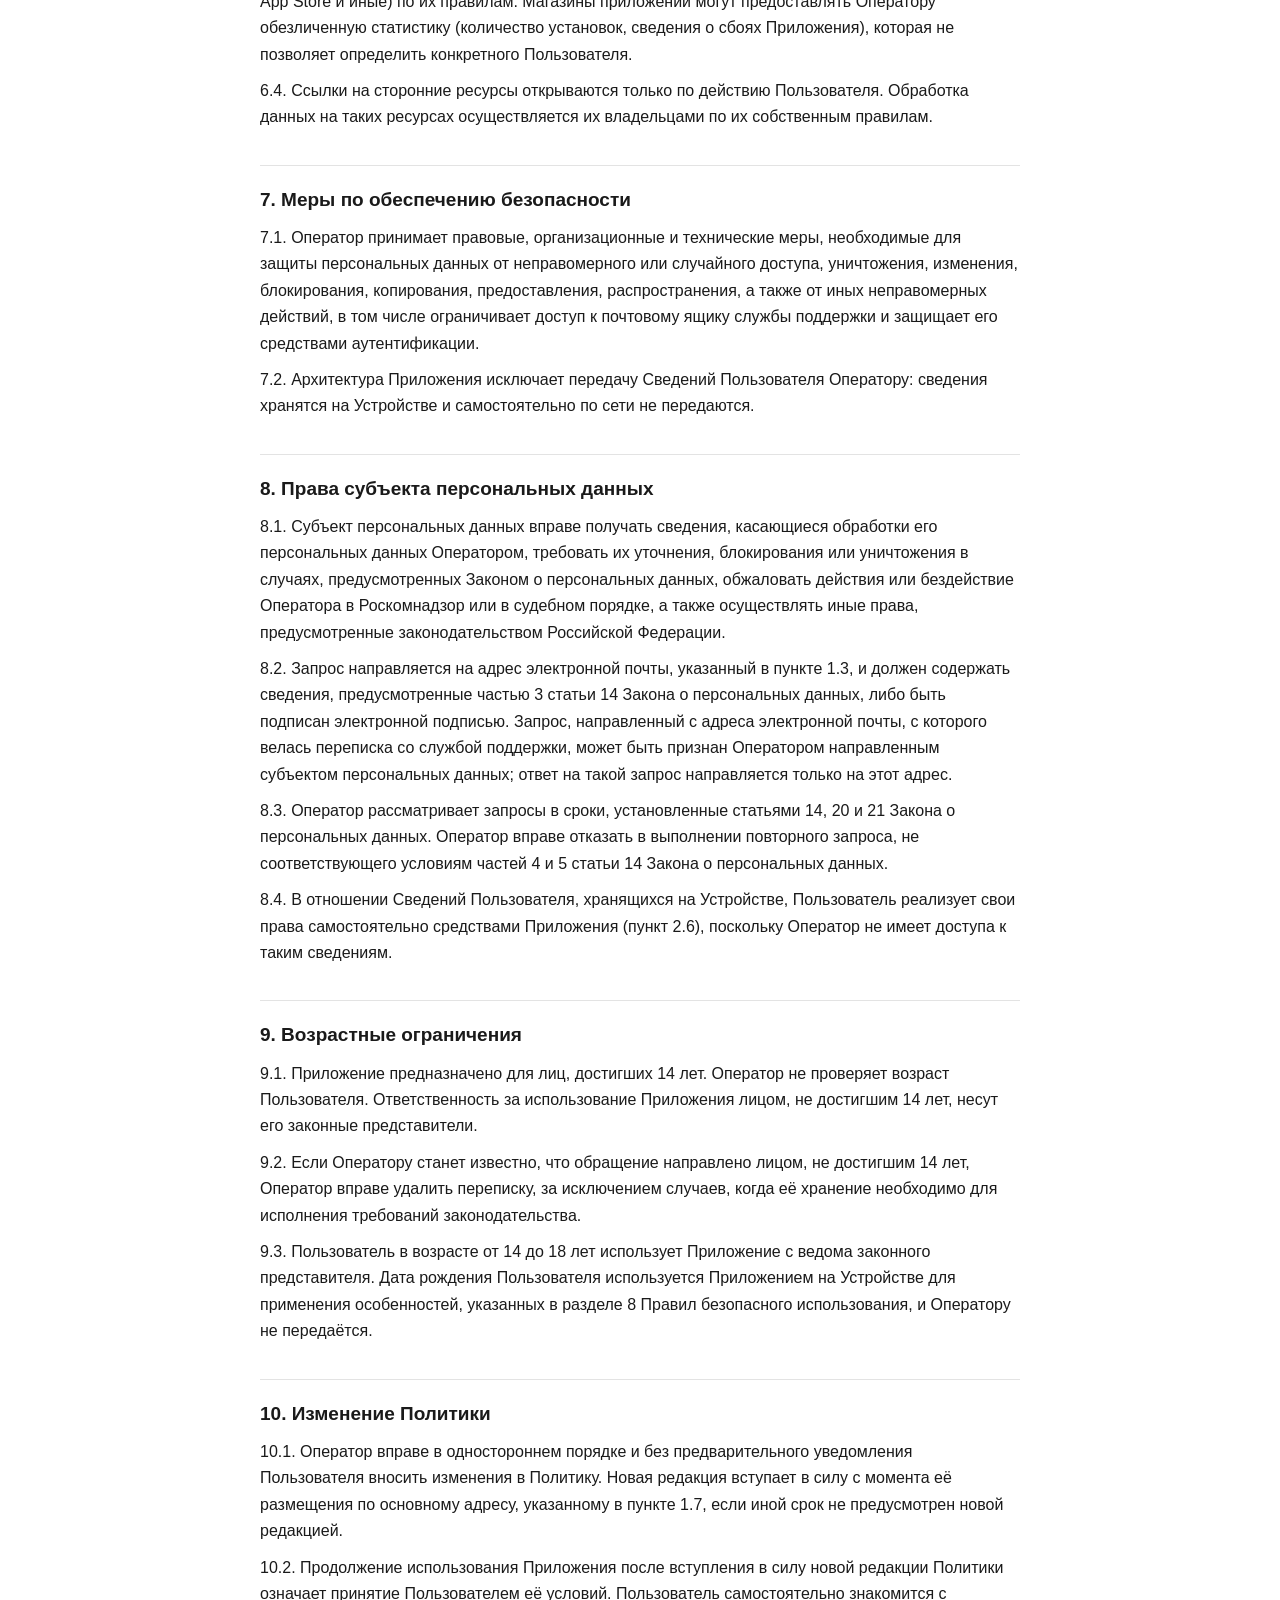
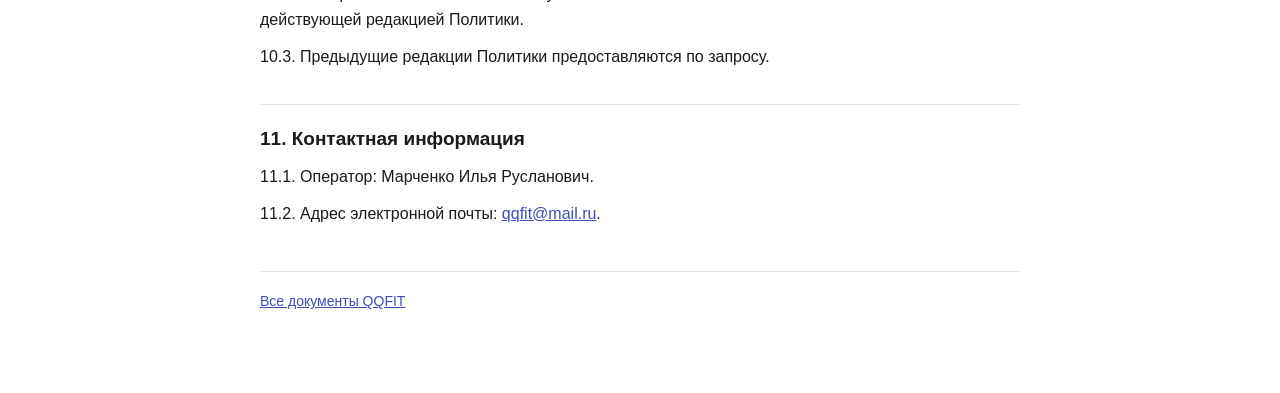
<file: legal/privacy.html>
<!doctype html>
<html lang="ru"><head><meta charset="utf-8">
<meta name="viewport" content="width=device-width,initial-scale=1">
<title>Политика конфиденциальности — QQFIT</title>
<link rel="stylesheet" href="_style.css"></head><body><main>

<h1>Политика конфиденциальности</h1>
<p class="meta">Политика в отношении обработки персональных данных при использовании приложения QQFIT<br>
Редакция 2.1 от 24 ноября 2026 г. Предыдущая редакция 2.0 действовала с 22 октября 2026 г.</p>

<h2>1. Общие положения</h2>
<p>1.1. Настоящая Политика конфиденциальности (далее — Политика) определяет порядок и условия обработки персональных данных, а также меры по обеспечению их безопасности при использовании мобильного приложения QQFIT для операционных систем Android и iOS, включая его виджеты и иные системные расширения (далее — Приложение), а также при обращении в службу поддержки Приложения.</p>
<p>1.2. Политика разработана в соответствии с Федеральным законом от 27.07.2006 № 152-ФЗ «О персональных данных» (далее — Закон о персональных данных) и опубликована во исполнение части 2 статьи 18.1 указанного закона.</p>
<p>1.3. Оператором персональных данных является Марченко Илья Русланович, физическое лицо, применяющее специальный налоговый режим «Налог на профессиональный доход» (далее — Оператор). Адрес электронной почты Оператора для обращений, в том числе по вопросам обработки персональных данных: <a href="mailto:qqfit@mail.ru">qqfit@mail.ru</a>.</p>
<p>1.4. В Политике используются следующие термины:</p>
<p class="sub">1.4.1. Персональные данные — любая информация, относящаяся к прямо или косвенно определённому или определяемому физическому лицу (субъекту персональных данных).</p>
<p class="sub">1.4.2. Обработка персональных данных — любое действие (операция) или совокупность действий (операций) с персональными данными, совершаемых с использованием средств автоматизации или без их использования, включая сбор, запись, систематизацию, накопление, хранение, уточнение (обновление, изменение), извлечение, использование, передачу (распространение, предоставление, доступ), обезличивание, блокирование, удаление, уничтожение.</p>
<p class="sub">1.4.3. Пользователь — физическое лицо, использующее Приложение.</p>
<p class="sub">1.4.4. Устройство — смартфон, планшет или иное устройство Пользователя, на котором установлено или открыто Приложение.</p>
<p class="sub">1.4.5. Сведения Пользователя — сведения, которые Пользователь вносит в Приложение, и сведения, которые Приложение формирует на их основе на Устройстве.</p>
<p class="sub">Иные термины используются в значениях, установленных Законом о персональных данных.</p>
<p>1.5. Приложение функционирует без регистрации и без учётных записей Пользователей. Сведения Пользователя обрабатываются Приложением автоматически на Устройстве Пользователя и Оператору не передаются. Приложение самостоятельно не передаёт Сведения Пользователя по сети. Оператор не имеет доступа к Сведениям Пользователя, не может их просмотреть, изменить, восстановить или удалить. Сведения об использовании мобильной версии Приложения, не содержащие Сведений Пользователя, передаются в объёме и в порядке, установленных пунктом 5.7.</p>
<p>1.6. Приложение не содержит рекламы, технологий искусственного интеллекта и платёжных функций. В мобильной версии Приложения используется сервис статистики AppMetrica в объёме, установленном пунктом 5.7. Все расчёты выполняются на Устройстве.</p>
<p>1.7. Действующая редакция Политики размещена по адресу https://qqfit.ru/legal/privacy.html (далее — основной адрес) и доступна из Приложения. Оператор вправе дополнительно разместить копию Политики по адресу https://letsdoingyt-cpu.github.io/qqfit-legal/privacy.html, а также по иным адресам. При расхождении текста Политики, размещённого по основному адресу, с текстом копии действующей является редакция, размещённая по основному адресу.</p>
<p>1.8. Использование Приложения означает, что Пользователь ознакомился с Политикой и принимает её условия. В случае несогласия с Политикой Пользователь обязан прекратить использование Приложения и удалить его с Устройства.</p>

<h2>2. Сведения, обрабатываемые на Устройстве Пользователя</h2>
<p>2.1. Для работы функций Приложения Пользователь по своему усмотрению вносит в Приложение следующие сведения:</p>
<p class="sub">2.1.1. Имя или псевдоним; изображение профиля, выбранное Пользователем из галереи Устройства.</p>
<p class="sub">2.1.2. Пол; дата рождения; рост; масса тела и история её изменения.</p>
<p class="sub">2.1.3. Цели, уровень подготовки, предпочтительные форматы и место занятий («Зал», «Дома», «Турник-воркаут», «Бег-кардио»), продолжительность тренировок, целевые группы мышц, дни и время тренировок, целевое количество шагов.</p>
<p class="sub">2.1.4. Сведения о тренировках: упражнения и порядок их выполнения, подходы, повторения, масса отягощений, продолжительность, заметки, субъективная оценка нагрузки, кардионагрузки, результаты силовых тестов, личные рекорды, собственные шаблоны тренировок; отметка о паузе серии активных дней по причине болезни или травмы и дата её включения (без указания диагноза).</p>
<p class="sub">2.1.5. Сведения о питании и потреблении воды, собственные блюда и продукты, индивидуальные нормы калорий, белков, жиров и углеводов.</p>
<p class="sub">2.1.6. Настройки Приложения и напоминаний.</p>
<p>2.2. На основании сведений, указанных в пункте 2.1, Приложение формирует на Устройстве: расчётные показатели (нормы калорий, макронутриентов и воды, оценку расхода энергии, ранги и уровни развития групп мышц), историю шагов, игровые показатели (очки опыта, уровень, внутриигровые монеты, приобретённые за монеты предметы и элементы оформления, медали и достижения, серии активных дней), а также журнал технических ошибок Приложения, содержащий не более 30 последних записей (время, описание ошибки, фрагмент технического стека вызовов).</p>
<p>2.3. Приложение не запрашивает сведения о диагнозах, заболеваниях, принимаемых лекарственных препаратах и беременности. Оператор не обрабатывает специальные категории персональных данных и биометрические персональные данные.</p>
<p>2.4. Сведения Пользователя хранятся исключительно на Устройстве: в хранилище Приложения и его расширений, недоступном другим приложениям. Сведения Пользователя не передаются Оператору и третьим лицам, не используются для рекламы и маркетинга и не продаются. Исключение составляют сведения, которые Пользователь по своему решению включает в обращение в службу поддержки (раздел 5), а также файл копии Сведений Пользователя и изображение с результатом, которые Пользователь по своему решению передаёт с помощью системного меню «Поделиться» (пункт 2.8).</p>
<p>2.5. Обработку Сведений Пользователя на Устройстве осуществляет Пользователь с помощью Приложения. Оператор в отношении таких сведений сбор, запись, хранение и иную обработку не осуществляет.</p>
<p>2.6. Пользователь вправе в любой момент изменить Сведения Пользователя в Приложении, удалить их с помощью функции «Удалить все мои данные» в разделе профиля либо удалив Приложение с Устройства. Удалённые сведения восстановлению не подлежат. Функция «Удалить все мои данные» не затрагивает резервные копии Устройства, созданные ранее средствами операционной системы.</p>
<p>2.7. Автоматическое резервное копирование данных Приложения в облачное хранилище Google в операционной системе Android отключено. На Устройствах с операционной системой Android 12 и выше при прямом переносе данных со старого Устройства на новое (по кабелю или по беспроводному соединению при настройке нового Устройства) данные Приложения могут быть перенесены средствами операционной системы; возможность и объём такого переноса определяются операционной системой и производителем Устройства. Для переноса Сведений Пользователя на другое Устройство независимо от его модели и версии операционной системы предназначена Копия прогресса (пункт 2.8). В операционной системе iOS данные Приложения могут включаться в резервную копию Устройства, которую создаёт операционная система в соответствии с настройками Пользователя; Приложение самостоятельно данные в облачные хранилища не размещает.</p>
<p>2.8. Пользователь может по своему решению создать копию Сведений Пользователя с помощью функции «Сохранить копию» в разделе профиля и восстановить Сведения Пользователя из такой копии с помощью функции «Восстановить из копии» (далее совместно — Копия прогресса). При использовании Копии прогресса:</p>
<p class="sub">2.8.1. Копия формируется на Устройстве в виде файла в формате JSON, содержащего Сведения Пользователя, указанные в пунктах 2.1 и 2.2, за исключением журнала технических ошибок Приложения, в том числе изображение профиля, имя или псевдоним, пол, дату рождения, рост, массу тела и историю её изменения, сведения о тренировках, питании, потреблении воды и шагах, настройки Приложения и напоминаний, расчётные и игровые показатели. В копию также не включаются служебные сведения, относящиеся к конкретному Устройству.</p>
<p class="sub">2.8.2. Файл копии передаётся через системное меню «Поделиться» в приложение, хранилище или адресату, которых выбирает Пользователь. Оператор копию не получает.</p>
<p class="sub">2.8.3. Пользователь самостоятельно выбирает место хранения файла копии и несёт ответственность за его сохранность, конфиденциальность и передачу третьим лицам. Обработка данных сервисами, в которые Пользователь передаёт файл копии (мессенджерами, облачными хранилищами, почтовыми сервисами), осуществляется ими самостоятельно по их собственным правилам. Функция «Удалить все мои данные» не затрагивает файлы копии, созданные Пользователем ранее.</p>
<p class="sub">2.8.4. Функция «Восстановить из копии» считывает файл, выбранный Пользователем через системный интерфейс выбора файла, и заменяет Сведения Пользователя на Устройстве сведениями из этого файла.</p>
<p class="sub">2.8.5. Функция «Поделиться» на экранах рангов и результатов формирует на Устройстве изображение, содержащее название и ступень ранга, изображение медали ранга (для ранга тела — фигуры в цвете ранга), группу мышц или ранг тела, упражнение и достигнутый результат (при наличии), шкалу рангов, девиз ранга, логотип Приложения и адрес qqfit.ru. Имя или псевдоним, изображение профиля и иные сведения профиля в изображение не включаются. Изображение передаётся через системное меню «Поделиться» в приложение или адресату, которых выбирает Пользователь; Оператор изображение не получает.</p>

<h2>3. Разрешения Устройства и функции операционной системы</h2>
<p>3.1. Приложение запрашивает разрешения и использует функции операционной системы исключительно для следующих целей:</p>
<p class="sub">3.1.1. Выбор изображения из галереи — для установки изображения профиля. Используется системный интерфейс выбора файла; доступ ко всей медиатеке Устройства не запрашивается.</p>
<p class="sub">3.1.2. «Физическая активность» (Android) и «Движение и фитнес» (iOS) — для подсчёта шагов по данным датчиков Устройства.</p>
<p class="sub">3.1.3. Приложение «Здоровье» (Apple Health, iOS) — только для чтения количества шагов. Приложение не записывает данные в приложение «Здоровье», не передаёт полученные из него данные Оператору или третьим лицам и не использует их для рекламы и маркетинга. Доступ отзывается Пользователем в настройках приложения «Здоровье».</p>
<p class="sub">3.1.4. Уведомления — для напоминаний о тренировках, взвешивании, записи питания, сохранении серии активных дней, готовности недельного отчёта и для поздравления с днём рождения (если дата рождения указана). Напоминания формируются на Устройстве без участия серверов и отключаются в настройках Приложения или операционной системы Устройства.</p>
<p class="sub">3.1.5. Отображение сведений о текущей тренировке (название, время с начала, текущее упражнение, прогресс) на экране блокировки, в области Dynamic Island (iOS) и в уведомлении (Android) — после начала тренировки Пользователем и в соответствии с настройками Устройства.</p>
<p class="sub">3.1.6. Виджеты на экране Устройства — по добавлению Пользователем: виджет воды отображает количество выпитой за день воды и дневную норму и позволяет добавлять записи о воде; виджет тренировки открывает Приложение для начала или продолжения тренировки. Сведения для виджетов хранятся на Устройстве в хранилище Приложения и его расширений.</p>
<p class="sub">3.1.7. Запуск после перезагрузки Устройства (Android) — для восстановления расписания напоминаний.</p>
<p class="sub">3.1.8. Доступ к сети Интернет — для открытия внешних ссылок и формирования письма в службу поддержки по действию Пользователя.</p>
<p class="sub">3.1.9. Системное меню «Поделиться» и системный интерфейс выбора файла — по действию Пользователя для передачи файла копии Сведений Пользователя и изображения с результатом и для выбора файла копии при восстановлении (пункт 2.8).</p>
<p>3.2. Приложение не запрашивает доступ к геолокации, контактам, камере, микрофону, звонкам, сообщениям, файлам Устройства и рекламному идентификатору. Приложение получает доступ только к тому файлу, который Пользователь сам выбирает через системный интерфейс выбора файла при восстановлении из копии (пункт 2.8), и к изображению, выбранному Пользователем для профиля (подпункт 3.1.1).</p>
<p>3.3. Пользователь вправе не предоставлять разрешения или отозвать их в настройках операционной системы. В этом случае недоступными становятся только функции, связанные с соответствующим разрешением.</p>

<h2>4. Ответственность Пользователя и ограничение ответственности Оператора</h2>
<p>4.1. Пользователь самостоятельно обеспечивает защиту Устройства от доступа третьих лиц, в том числе с помощью блокировки экрана, и самостоятельно определяет, какие сведения отображаются в уведомлениях, на экране блокировки и в виджетах. Сведения, отображаемые указанными способами, могут быть доступны любому лицу, имеющему физический доступ к Устройству.</p>
<p>4.2. Пользователь самостоятельно обеспечивает сохранность Сведений Пользователя, в том числе с помощью Копии прогресса (пункт 2.8) и путём резервного копирования средствами операционной системы. Оператор не хранит копии Сведений Пользователя и не обязан их восстанавливать.</p>
<p>4.3. В пределах, допускаемых законодательством Российской Федерации, Оператор не несёт ответственности:</p>
<p class="sub">4.3.1. За утрату, повреждение или раскрытие Сведений Пользователя вследствие удаления Приложения, очистки его данных, утраты, неисправности, замены или сброса Устройства, обновления операционной системы, установки на Устройство вредоносного программного обеспечения, а также доступа третьих лиц к Устройству.</p>
<p class="sub">4.3.2. За обработку данных производителями операционных систем и Устройств, магазинами приложений, сервисами резервного копирования, приложением «Здоровье», почтовыми сервисами, используемыми Пользователем для направления обращения, браузерами и владельцами сторонних ресурсов, которая осуществляется ими самостоятельно по их собственным правилам.</p>
<p class="sub">4.3.3. За достоверность и полноту сведений, внесённых Пользователем в Приложение или включённых в обращение.</p>
<p>4.4. Включая в обращение персональные данные третьих лиц, Пользователь подтверждает, что вправе их сообщить, и самостоятельно несёт ответственность перед такими лицами.</p>

<h2>5. Персональные данные, обрабатываемые Оператором</h2>
<p>5.1. Оператор обрабатывает персональные данные при обращении лица в службу поддержки по электронной почте, в том числе с использованием функции Приложения «Сообщить о проблеме», а также в объёме, указанном в пункте 5.3, при рассмотрении сообщений, направленных иными способами, в следующих целях:</p>
<div class="table-wrap"><table>
<tr><th></th><th>5.1.1. Рассмотрение обращения</th><th>5.1.2. Защита прав Оператора при разрешении разногласий</th></tr>
<tr><th>Содержание цели</th><td>Подготовка ответа на обращение; устранение ошибок Приложения; рассмотрение запросов субъектов персональных данных и претензий</td><td>Сохранение переписки в качестве доказательства при разрешении разногласий, в том числе в суде</td></tr>
<tr><th>Категории субъектов</th><td colspan="2">Лица, направившие обращение Оператору</td></tr>
<tr><th>Перечень персональных данных</th><td colspan="2">Адрес электронной почты; имя, указанное отправителем; содержание обращения и вложений; при использовании функции «Сообщить о проблеме» — версия Приложения и фрагмент журнала технических ошибок, если Пользователь не удалил их из письма до отправки; реквизиты документа, удостоверяющего личность, если они указаны субъектом в запросе, — исключительно для его идентификации</td></tr>
<tr><th>Правовые основания</th><td>Пункт 5 части 1 статьи 6 Закона о персональных данных — исполнение Пользовательского соглашения (https://qqfit.ru/legal/terms.html), стороной которого является субъект; пункт 2 части 1 статьи 6 Закона о персональных данных — исполнение обязанностей, возложенных на Оператора законодательством Российской Федерации; пункт 7 части 1 статьи 6 Закона о персональных данных — в отношении лиц, не являющихся Пользователями</td><td>Пункт 7 части 1 статьи 6 Закона о персональных данных — осуществление прав и законных интересов Оператора при условии, что не нарушаются права и свободы субъекта</td></tr>
<tr><th>Перечень действий</th><td colspan="2">Сбор, запись, систематизация, хранение, использование, удаление, уничтожение</td></tr>
<tr><th>Способ обработки</th><td colspan="2">Автоматизированная обработка с использованием почтового сервиса</td></tr>
<tr><th>Место хранения</th><td colspan="2">Почтовый сервис «Почта Mail» (ООО «ВК»), серверы которого расположены на территории Российской Федерации</td></tr>
<tr><th>Срок обработки</th><td>До направления ответа на обращение</td><td>Три года с даты последнего сообщения в переписке (статья 196 Гражданского кодекса Российской Федерации)</td></tr>
<tr><th>Порядок уничтожения</th><td colspan="2">Удаление переписки из почтового ящика без возможности восстановления</td></tr>
</table></div>
<p>5.2. Направление обращения является добровольным. Пользователь не должен сообщать сведения о состоянии здоровья и иные сведения, не относящиеся к существу обращения. Оператор вправе удалить такие сведения без уведомления отправителя.</p>
<p>5.3. Обращения и запросы по настоящей Политике направляются на адрес электронной почты, указанный в пункте 1.3. Канал в мессенджере Telegram, ссылка на который размещена в Приложении, предназначен только для информирования о новостях Приложения; обращения и запросы через него не принимаются. Сообщения, направленные иными способами, в том числе на иные адреса, в мессенджерах, социальных сетях и в отзывах в магазинах приложений, рассматриваются Оператором, если они позволяют установить отправителя и содержат сведения, необходимые для ответа; при необходимости Оператор вправе предложить отправителю направить обращение на адрес электронной почты, указанный в пункте 1.3. Ответ на такие сообщения направляется тем же способом. Сведения из таких сообщений Оператор не копирует в почтовый ящик службы поддержки и иные информационные системы; их хранение и обработка в соответствующем сервисе осуществляются его владельцем по собственным правилам. Запросы субъектов персональных данных и претензии принимаются по адресу электронной почты, указанному в пункте 1.3.</p>
<p>5.4. Оператор вправе оставить без ответа обращение, которое не позволяет установить его существо, содержит нецензурные либо оскорбительные выражения или угрозы, а также повторное обращение по вопросу, на который ранее дан ответ по существу, за исключением запросов, ответ на которые обязателен в соответствии с Законом о персональных данных.</p>
<p>5.5. Оператор не поручает обработку персональных данных третьим лицам, за исключением поручения, указанного в пункте 5.7.1, не передаёт и не распространяет их, за исключением предоставления государственным органам в случаях и в порядке, установленных законодательством Российской Федерации.</p>
<p>5.6. Оператор не осуществляет трансграничную передачу персональных данных и не принимает решений на основании исключительно автоматизированной обработки персональных данных.</p>
<p>5.7. Статистика использования мобильной версии Приложения.</p>
<p class="sub">5.7.1. В мобильной версии Приложения для операционных систем Android и iOS используется сервис статистики AppMetrica, предоставляемый ООО «ЯНДЕКС» (ОГРН 1027700229193, ИНН 7736207543, адрес: 119021, г. Москва, ул. Льва Толстого, д. 16). Обработка сведений, указанных в пункте 5.7.2, осуществляется ООО «ЯНДЕКС» по поручению Оператора в соответствии с частью 3 статьи 6 Закона о персональных данных и условиями использования сервиса AppMetrica.</p>
<p class="sub">5.7.2. Передаются следующие сведения (далее — Сведения об использовании): идентификатор установки Приложения, присваиваемый сервисом AppMetrica; модель и производитель Устройства, версия операционной системы, язык и часовой пояс Устройства, разрешение экрана; версия Приложения; страна и регион, определяемые сервисом AppMetrica по IP-адресу; время начала и продолжительность сеансов использования Приложения; наименования открытых экранов и совершённых действий (в том числе начало, завершение и отмена тренировки, добавление упражнения или подхода, сохранение шаблона, открытие подарка, покупка в лавке за внутренние монеты Приложения, переход по уведомлению) и их количественные характеристики: число упражнений и подходов, продолжительность тренировки в минутах, наименование группы мышц, номер шага анкеты, способ добавления записи о питании; сведения о сбоях и ошибках Приложения.</p>
<p class="sub">5.7.3. Не передаются: Сведения Пользователя, в том числе вес, рост, возраст и дата рождения, пол, замеры, рекорды, ранги и их значения, вес отягощения и число повторений в подходах, сведения о питании, воде и шагах, заметки, а также имя, адрес электронной почты, номер телефона, рекламные идентификаторы Устройства и сведения о местоположении по данным геолокации.</p>
<p class="sub">5.7.4. Цели обработки Сведений об использовании: анализ использования Приложения в обобщённом виде (какие функции используются и на каком этапе Пользователи прекращают использование), выявление и устранение ошибок и сбоев, улучшение Приложения.</p>
<p class="sub">5.7.5. Правовое основание: пункт 1 части 1 статьи 6 Закона о персональных данных — согласие субъекта персональных данных, оформленное отдельно от иных документов: Согласие на обработку сведений об использовании Приложения (https://qqfit.ru/legal/analytics.html). Согласие даётся нажатием кнопки «Разрешить» на экране «Помоги сделать QQFIT лучше», который показывается после принятия Пользовательского соглашения, либо включением переключателя «Отправлять обезличенную статистику» в разделе «Профиль» Приложения. Оператор не сопоставляет Сведения об использовании с иными сведениями и не совершает действий, направленных на установление личности Пользователя.</p>
<p class="sub">5.7.6. Перечень действий: сбор, запись, систематизация, накопление, хранение, использование в виде сводных отчётов, удаление. Способ обработки — автоматизированная обработка с использованием сервиса AppMetrica.</p>
<p class="sub">5.7.7. Сведения об использовании передаются только из версий Приложения, распространяемых через магазины приложений, и только после получения согласия, указанного в пункте 5.7.5. До ответа Пользователя и при нажатии кнопки «Не отправлять» Сведения об использовании не передаются.</p>
<p class="sub">5.7.8. Пользователь вправе в любой момент отозвать согласие, отключив переключатель «Отправлять обезличенную статистику» в разделе «Профиль» Приложения либо направив сообщение на адрес электронной почты, указанный в пункте 1.3. После отзыва согласия передача Сведений об использовании прекращается. Отказ от предоставления согласия и его отзыв не влияют на доступность функций Приложения.</p>
<p class="sub">5.7.9. Сведения об использовании хранятся на серверах ООО «ЯНДЕКС», расположенных на территории Российской Федерации, в течение срока, установленного условиями использования сервиса AppMetrica. Оператор использует Сведения об использовании только в виде сводных отчётов и не осуществляет их трансграничную передачу.</p>

<h2>6. Сайт, магазины приложений и сторонние ресурсы</h2>
<p>6.1. Сайт https://qqfit.ru и страницы документов по адресу https://qqfit.ru/legal/ не используют файлы cookie, системы веб-аналитики и счётчики посещений. Оператор не собирает сведения о посетителях сайта и страниц документов.</p>
<p>6.2. Страницы сайта и страницы документов размещены на хостинге GitHub Pages (GitHub, Inc.). Оператор не передаёт GitHub, Inc. персональные данные и не получает от неё сведения о посетителях сайта. Технические сведения сетевого запроса обрабатываются GitHub, Inc. самостоятельно в целях доставки страниц.</p>
<p>6.3. Загрузка и обновление Приложения осуществляются через магазины приложений (Google Play, App Store и иные) по их правилам. Магазины приложений могут предоставлять Оператору обезличенную статистику (количество установок, сведения о сбоях Приложения), которая не позволяет определить конкретного Пользователя.</p>
<p>6.4. Ссылки на сторонние ресурсы открываются только по действию Пользователя. Обработка данных на таких ресурсах осуществляется их владельцами по их собственным правилам.</p>

<h2>7. Меры по обеспечению безопасности</h2>
<p>7.1. Оператор принимает правовые, организационные и технические меры, необходимые для защиты персональных данных от неправомерного или случайного доступа, уничтожения, изменения, блокирования, копирования, предоставления, распространения, а также от иных неправомерных действий, в том числе ограничивает доступ к почтовому ящику службы поддержки и защищает его средствами аутентификации.</p>
<p>7.2. Архитектура Приложения исключает передачу Сведений Пользователя Оператору: сведения хранятся на Устройстве и самостоятельно по сети не передаются.</p>

<h2>8. Права субъекта персональных данных</h2>
<p>8.1. Субъект персональных данных вправе получать сведения, касающиеся обработки его персональных данных Оператором, требовать их уточнения, блокирования или уничтожения в случаях, предусмотренных Законом о персональных данных, обжаловать действия или бездействие Оператора в Роскомнадзор или в судебном порядке, а также осуществлять иные права, предусмотренные законодательством Российской Федерации.</p>
<p>8.2. Запрос направляется на адрес электронной почты, указанный в пункте 1.3, и должен содержать сведения, предусмотренные частью 3 статьи 14 Закона о персональных данных, либо быть подписан электронной подписью. Запрос, направленный с адреса электронной почты, с которого велась переписка со службой поддержки, может быть признан Оператором направленным субъектом персональных данных; ответ на такой запрос направляется только на этот адрес.</p>
<p>8.3. Оператор рассматривает запросы в сроки, установленные статьями 14, 20 и 21 Закона о персональных данных. Оператор вправе отказать в выполнении повторного запроса, не соответствующего условиям частей 4 и 5 статьи 14 Закона о персональных данных.</p>
<p>8.4. В отношении Сведений Пользователя, хранящихся на Устройстве, Пользователь реализует свои права самостоятельно средствами Приложения (пункт 2.6), поскольку Оператор не имеет доступа к таким сведениям.</p>

<h2>9. Возрастные ограничения</h2>
<p>9.1. Приложение предназначено для лиц, достигших 14 лет. Оператор не проверяет возраст Пользователя. Ответственность за использование Приложения лицом, не достигшим 14 лет, несут его законные представители.</p>
<p>9.2. Если Оператору станет известно, что обращение направлено лицом, не достигшим 14 лет, Оператор вправе удалить переписку, за исключением случаев, когда её хранение необходимо для исполнения требований законодательства.</p>
<p>9.3. Пользователь в возрасте от 14 до 18 лет использует Приложение с ведома законного представителя. Дата рождения Пользователя используется Приложением на Устройстве для применения особенностей, указанных в разделе 8 Правил безопасного использования, и Оператору не передаётся.</p>

<h2>10. Изменение Политики</h2>
<p>10.1. Оператор вправе в одностороннем порядке и без предварительного уведомления Пользователя вносить изменения в Политику. Новая редакция вступает в силу с момента её размещения по основному адресу, указанному в пункте 1.7, если иной срок не предусмотрен новой редакцией.</p>
<p>10.2. Продолжение использования Приложения после вступления в силу новой редакции Политики означает принятие Пользователем её условий. Пользователь самостоятельно знакомится с действующей редакцией Политики.</p>
<p>10.3. Предыдущие редакции Политики предоставляются по запросу.</p>

<h2>11. Контактная информация</h2>
<p>11.1. Оператор: Марченко Илья Русланович.</p>
<p>11.2. Адрес электронной почты: <a href="mailto:qqfit@mail.ru">qqfit@mail.ru</a>.</p>

<footer><a href="index.html">Все документы QQFIT</a></footer>
</main></body></html>
</file>
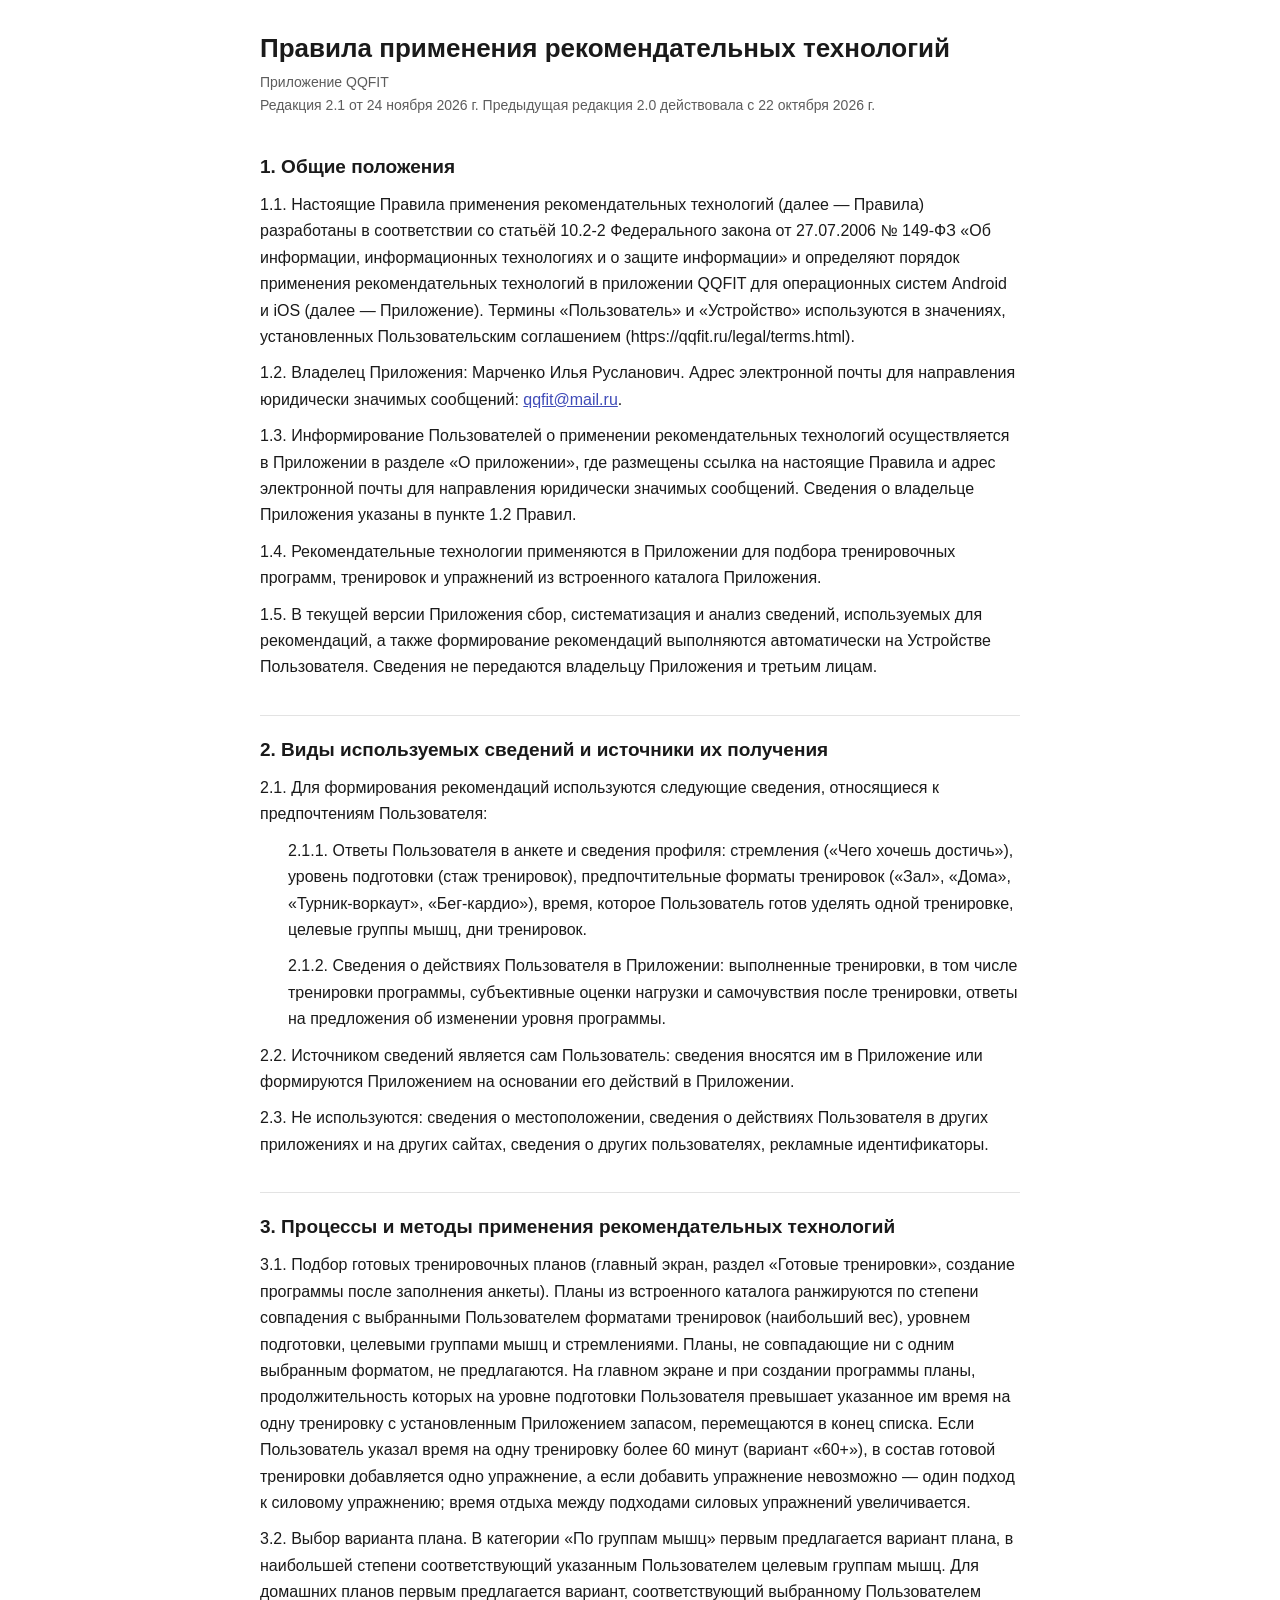
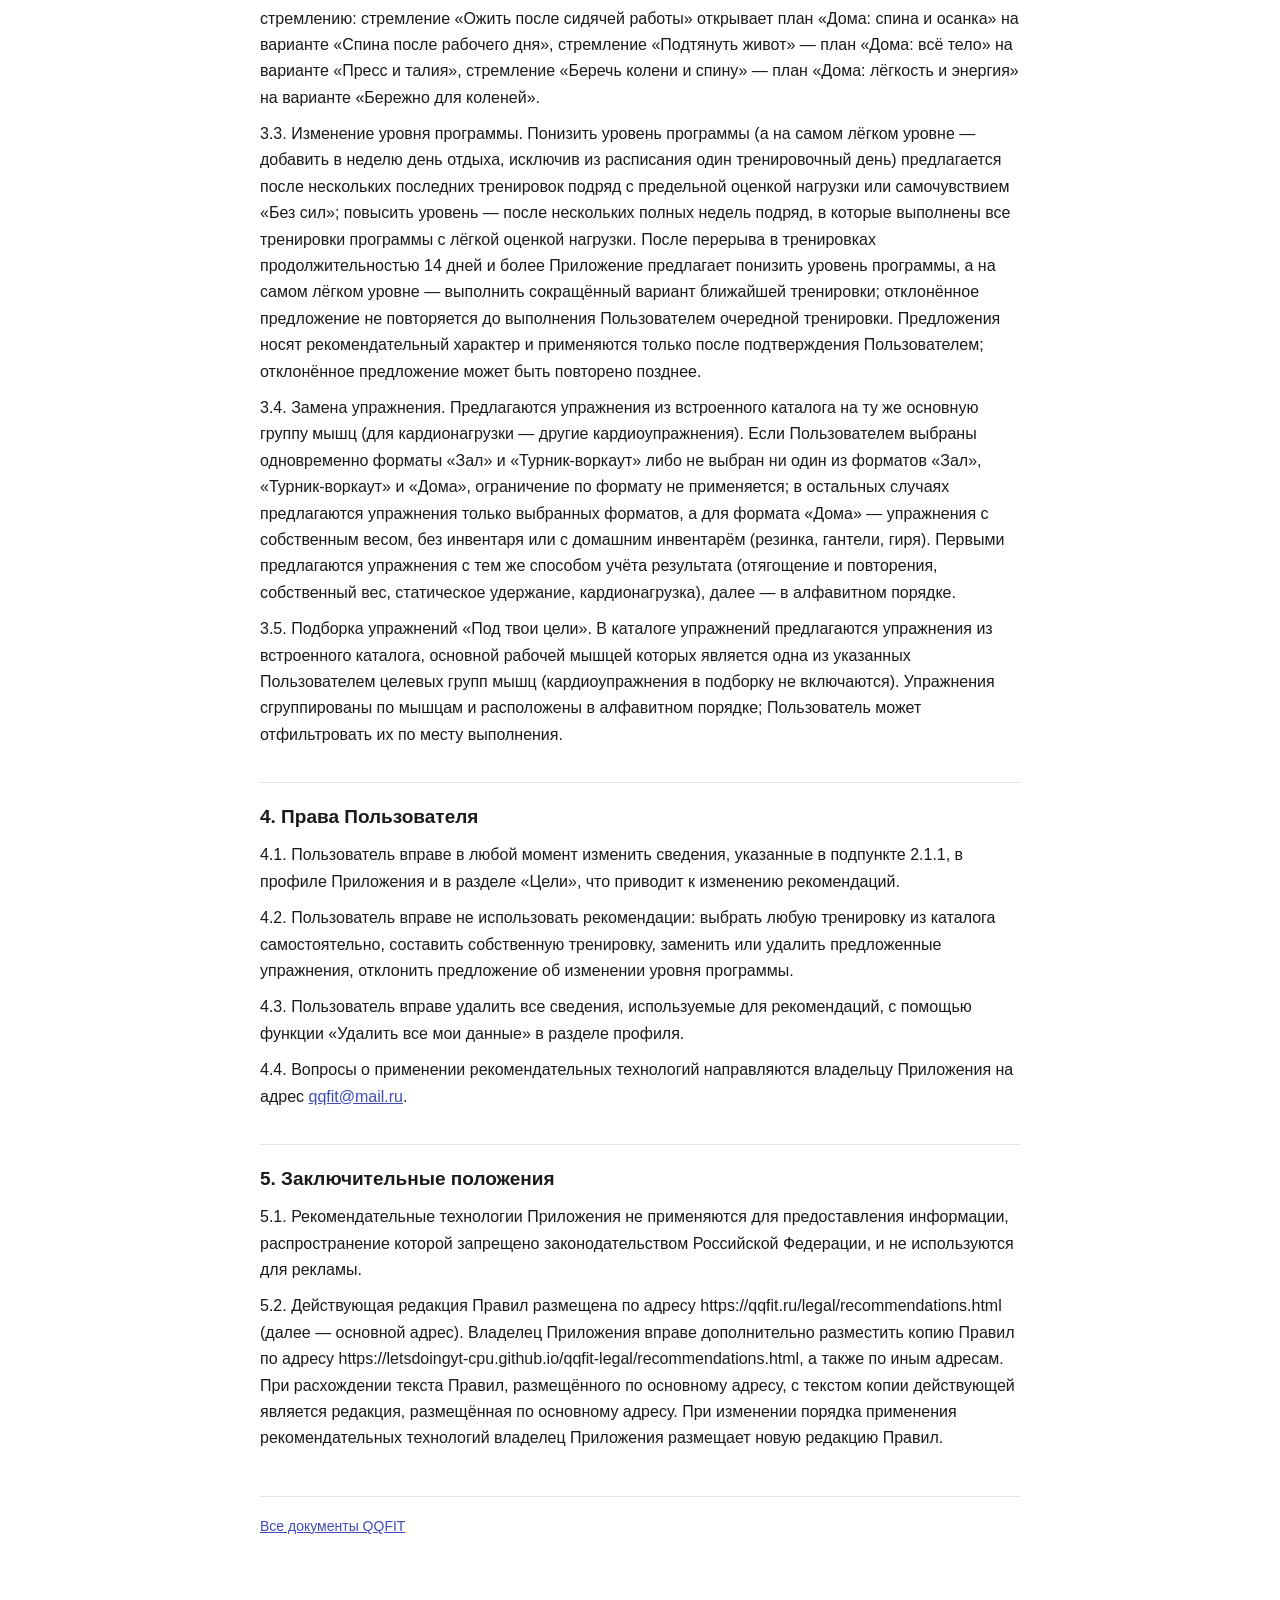
<file: legal/recommendations.html>
<!doctype html>
<html lang="ru"><head><meta charset="utf-8">
<meta name="viewport" content="width=device-width,initial-scale=1">
<title>Правила применения рекомендательных технологий — QQFIT</title>
<link rel="stylesheet" href="_style.css"></head><body><main>

<h1>Правила применения рекомендательных технологий</h1>
<p class="meta">Приложение QQFIT<br>
Редакция 2.1 от 24 ноября 2026 г. Предыдущая редакция 2.0 действовала с 22 октября 2026 г.</p>

<h2>1. Общие положения</h2>
<p>1.1. Настоящие Правила применения рекомендательных технологий (далее — Правила) разработаны в соответствии со статьёй 10.2-2 Федерального закона от 27.07.2006 № 149-ФЗ «Об информации, информационных технологиях и о защите информации» и определяют порядок применения рекомендательных технологий в приложении QQFIT для операционных систем Android и iOS (далее — Приложение). Термины «Пользователь» и «Устройство» используются в значениях, установленных Пользовательским соглашением (https://qqfit.ru/legal/terms.html).</p>
<p>1.2. Владелец Приложения: Марченко Илья Русланович. Адрес электронной почты для направления юридически значимых сообщений: <a href="mailto:qqfit@mail.ru">qqfit@mail.ru</a>.</p>
<p>1.3. Информирование Пользователей о применении рекомендательных технологий осуществляется в Приложении в разделе «О приложении», где размещены ссылка на настоящие Правила и адрес электронной почты для направления юридически значимых сообщений. Сведения о владельце Приложения указаны в пункте 1.2 Правил.</p>
<p>1.4. Рекомендательные технологии применяются в Приложении для подбора тренировочных программ, тренировок и упражнений из встроенного каталога Приложения.</p>
<p>1.5. В текущей версии Приложения сбор, систематизация и анализ сведений, используемых для рекомендаций, а также формирование рекомендаций выполняются автоматически на Устройстве Пользователя. Сведения не передаются владельцу Приложения и третьим лицам.</p>

<h2>2. Виды используемых сведений и источники их получения</h2>
<p>2.1. Для формирования рекомендаций используются следующие сведения, относящиеся к предпочтениям Пользователя:</p>
<p class="sub">2.1.1. Ответы Пользователя в анкете и сведения профиля: стремления («Чего хочешь достичь»), уровень подготовки (стаж тренировок), предпочтительные форматы тренировок («Зал», «Дома», «Турник-воркаут», «Бег-кардио»), время, которое Пользователь готов уделять одной тренировке, целевые группы мышц, дни тренировок.</p>
<p class="sub">2.1.2. Сведения о действиях Пользователя в Приложении: выполненные тренировки, в том числе тренировки программы, субъективные оценки нагрузки и самочувствия после тренировки, ответы на предложения об изменении уровня программы.</p>
<p>2.2. Источником сведений является сам Пользователь: сведения вносятся им в Приложение или формируются Приложением на основании его действий в Приложении.</p>
<p>2.3. Не используются: сведения о местоположении, сведения о действиях Пользователя в других приложениях и на других сайтах, сведения о других пользователях, рекламные идентификаторы.</p>

<h2>3. Процессы и методы применения рекомендательных технологий</h2>
<p>3.1. Подбор готовых тренировочных планов (главный экран, раздел «Готовые тренировки», создание программы после заполнения анкеты). Планы из встроенного каталога ранжируются по степени совпадения с выбранными Пользователем форматами тренировок (наибольший вес), уровнем подготовки, целевыми группами мышц и стремлениями. Планы, не совпадающие ни с одним выбранным форматом, не предлагаются. На главном экране и при создании программы планы, продолжительность которых на уровне подготовки Пользователя превышает указанное им время на одну тренировку с установленным Приложением запасом, перемещаются в конец списка. Если Пользователь указал время на одну тренировку более 60 минут (вариант «60+»), в состав готовой тренировки добавляется одно упражнение, а если добавить упражнение невозможно — один подход к силовому упражнению; время отдыха между подходами силовых упражнений увеличивается.</p>
<p>3.2. Выбор варианта плана. В категории «По группам мышц» первым предлагается вариант плана, в наибольшей степени соответствующий указанным Пользователем целевым группам мышц. Для домашних планов первым предлагается вариант, соответствующий выбранному Пользователем стремлению: стремление «Ожить после сидячей работы» открывает план «Дома: спина и осанка» на варианте «Спина после рабочего дня», стремление «Подтянуть живот» — план «Дома: всё тело» на варианте «Пресс и талия», стремление «Беречь колени и спину» — план «Дома: лёгкость и энергия» на варианте «Бережно для коленей».</p>
<p>3.3. Изменение уровня программы. Понизить уровень программы (а на самом лёгком уровне — добавить в неделю день отдыха, исключив из расписания один тренировочный день) предлагается после нескольких последних тренировок подряд с предельной оценкой нагрузки или самочувствием «Без сил»; повысить уровень — после нескольких полных недель подряд, в которые выполнены все тренировки программы с лёгкой оценкой нагрузки. После перерыва в тренировках продолжительностью 14 дней и более Приложение предлагает понизить уровень программы, а на самом лёгком уровне — выполнить сокращённый вариант ближайшей тренировки; отклонённое предложение не повторяется до выполнения Пользователем очередной тренировки. Предложения носят рекомендательный характер и применяются только после подтверждения Пользователем; отклонённое предложение может быть повторено позднее.</p>
<p>3.4. Замена упражнения. Предлагаются упражнения из встроенного каталога на ту же основную группу мышц (для кардионагрузки — другие кардиоупражнения). Если Пользователем выбраны одновременно форматы «Зал» и «Турник-воркаут» либо не выбран ни один из форматов «Зал», «Турник-воркаут» и «Дома», ограничение по формату не применяется; в остальных случаях предлагаются упражнения только выбранных форматов, а для формата «Дома» — упражнения с собственным весом, без инвентаря или с домашним инвентарём (резинка, гантели, гиря). Первыми предлагаются упражнения с тем же способом учёта результата (отягощение и повторения, собственный вес, статическое удержание, кардионагрузка), далее — в алфавитном порядке.</p>
<p>3.5. Подборка упражнений «Под твои цели». В каталоге упражнений предлагаются упражнения из встроенного каталога, основной рабочей мышцей которых является одна из указанных Пользователем целевых групп мышц (кардиоупражнения в подборку не включаются). Упражнения сгруппированы по мышцам и расположены в алфавитном порядке; Пользователь может отфильтровать их по месту выполнения.</p>

<h2>4. Права Пользователя</h2>
<p>4.1. Пользователь вправе в любой момент изменить сведения, указанные в подпункте 2.1.1, в профиле Приложения и в разделе «Цели», что приводит к изменению рекомендаций.</p>
<p>4.2. Пользователь вправе не использовать рекомендации: выбрать любую тренировку из каталога самостоятельно, составить собственную тренировку, заменить или удалить предложенные упражнения, отклонить предложение об изменении уровня программы.</p>
<p>4.3. Пользователь вправе удалить все сведения, используемые для рекомендаций, с помощью функции «Удалить все мои данные» в разделе профиля.</p>
<p>4.4. Вопросы о применении рекомендательных технологий направляются владельцу Приложения на адрес <a href="mailto:qqfit@mail.ru">qqfit@mail.ru</a>.</p>

<h2>5. Заключительные положения</h2>
<p>5.1. Рекомендательные технологии Приложения не применяются для предоставления информации, распространение которой запрещено законодательством Российской Федерации, и не используются для рекламы.</p>
<p>5.2. Действующая редакция Правил размещена по адресу https://qqfit.ru/legal/recommendations.html (далее — основной адрес). Владелец Приложения вправе дополнительно разместить копию Правил по адресу https://letsdoingyt-cpu.github.io/qqfit-legal/recommendations.html, а также по иным адресам. При расхождении текста Правил, размещённого по основному адресу, с текстом копии действующей является редакция, размещённая по основному адресу. При изменении порядка применения рекомендательных технологий владелец Приложения размещает новую редакцию Правил.</p>

<footer><a href="index.html">Все документы QQFIT</a></footer>
</main></body></html>
</file>
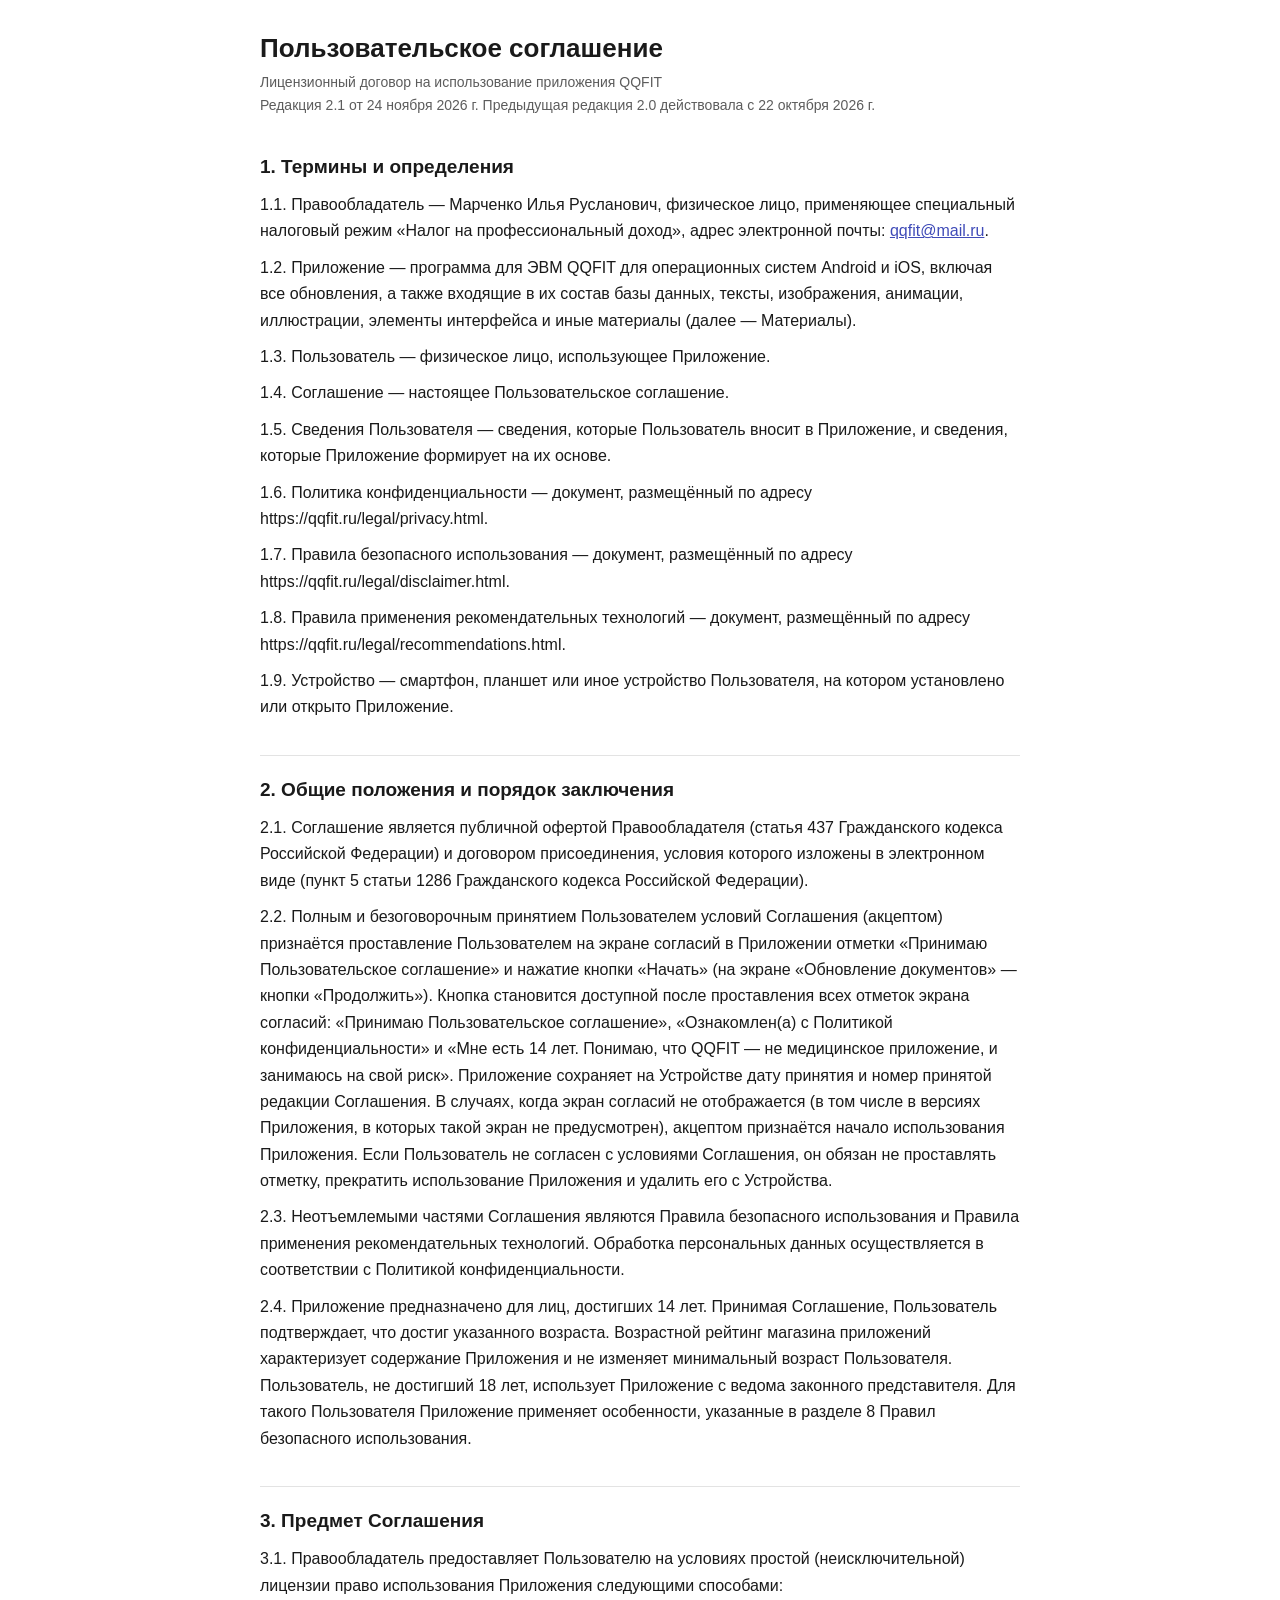
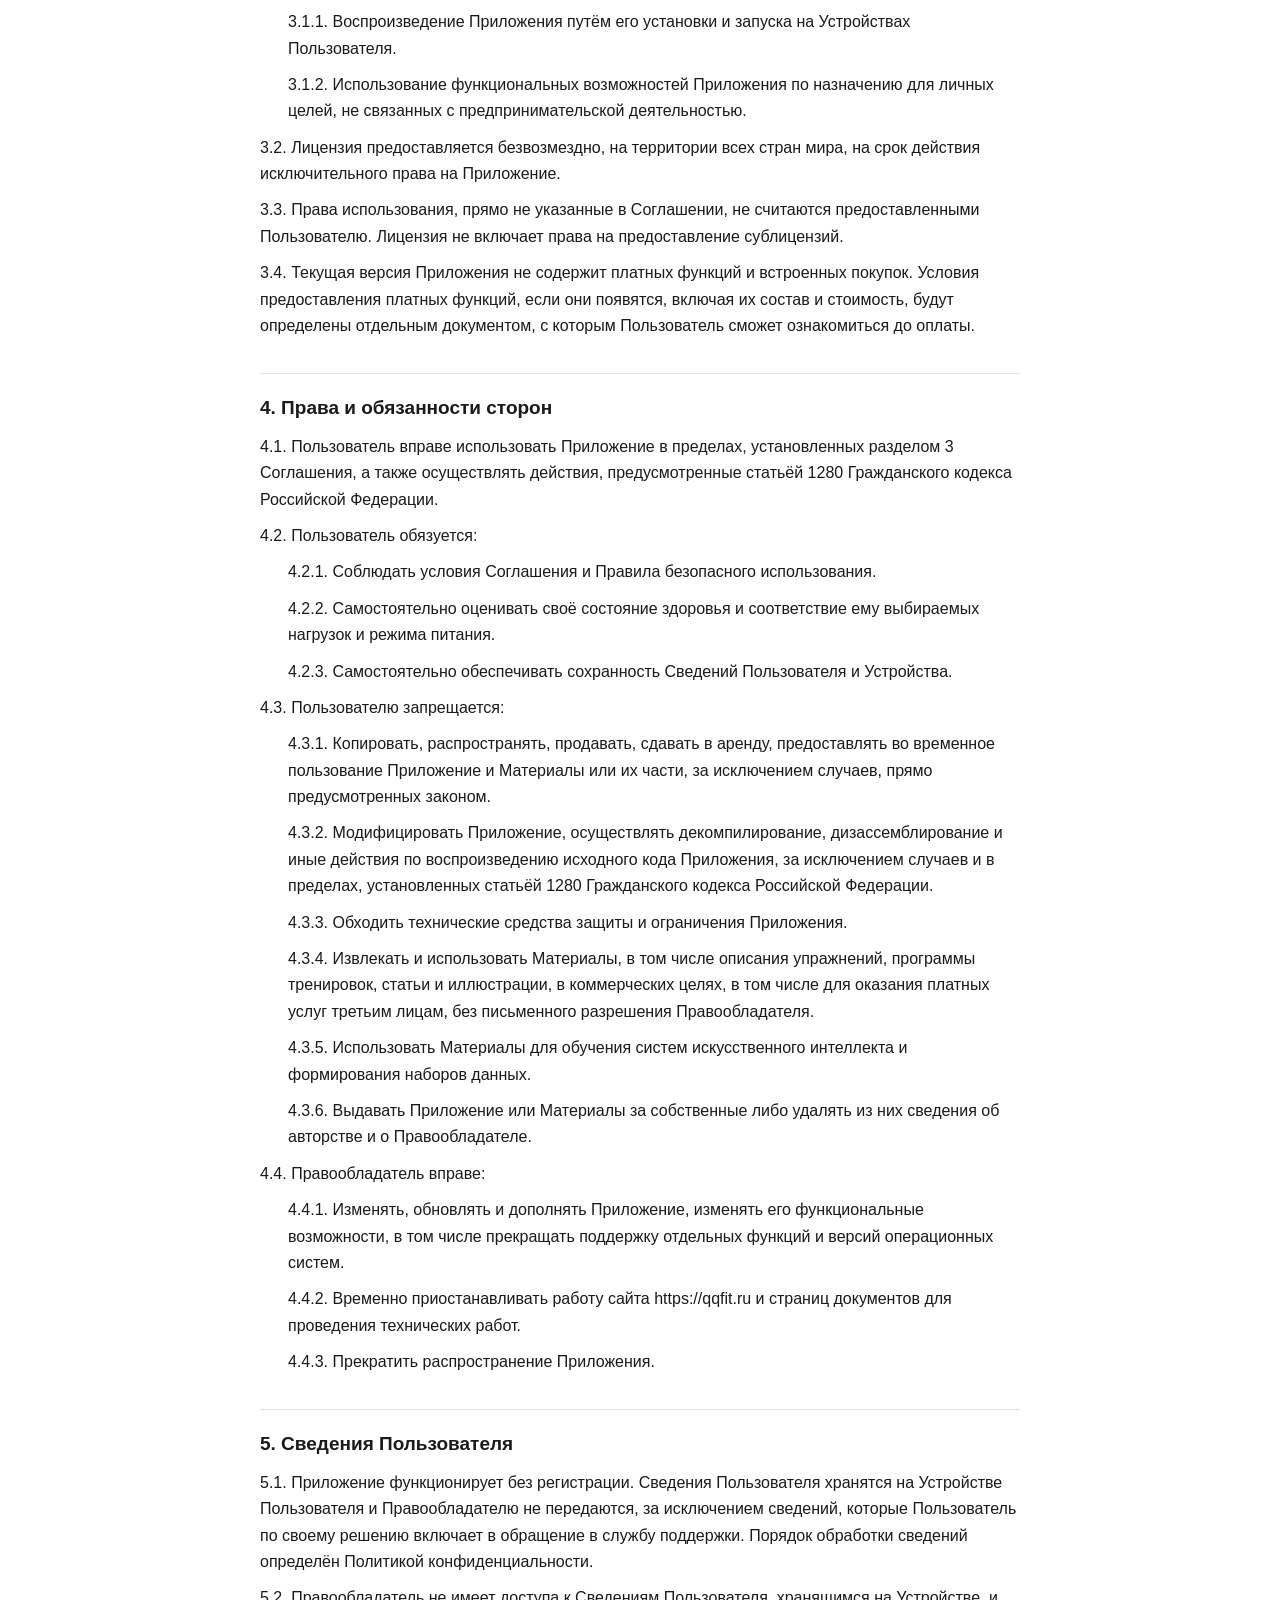
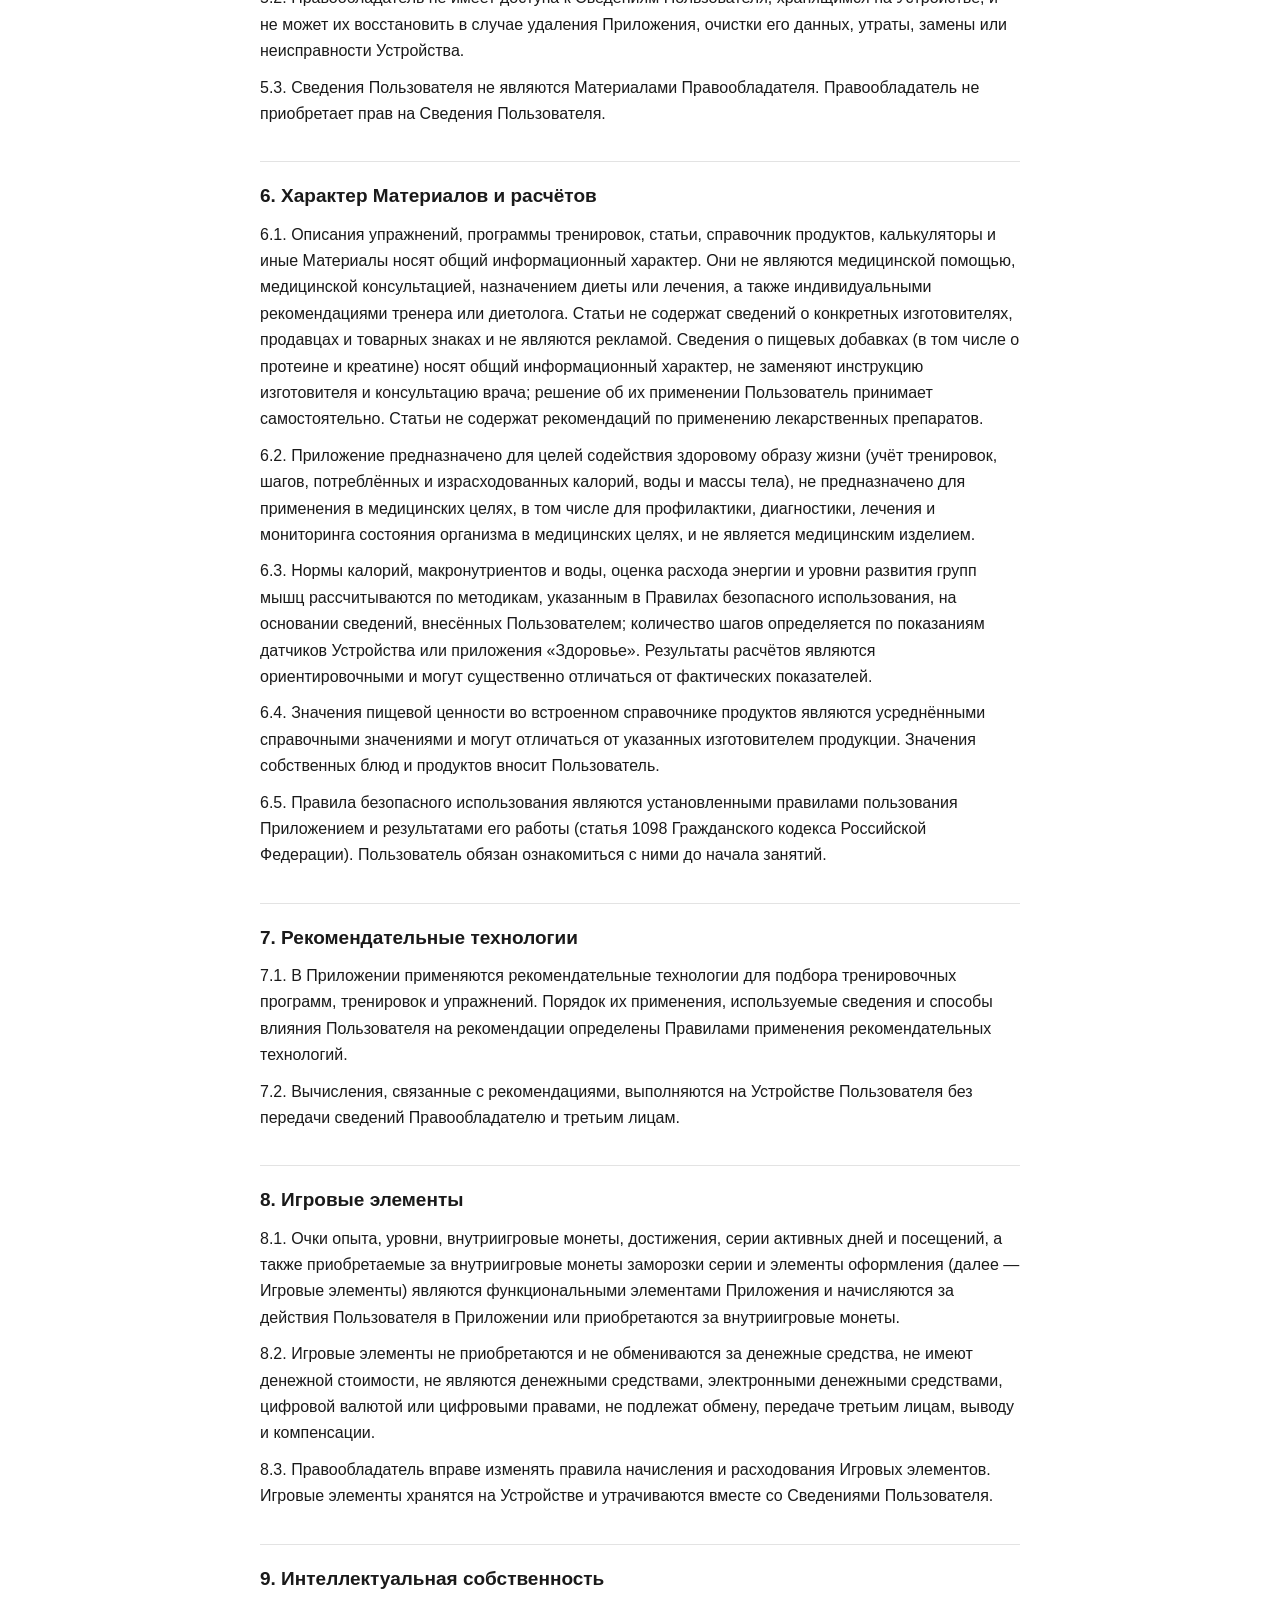
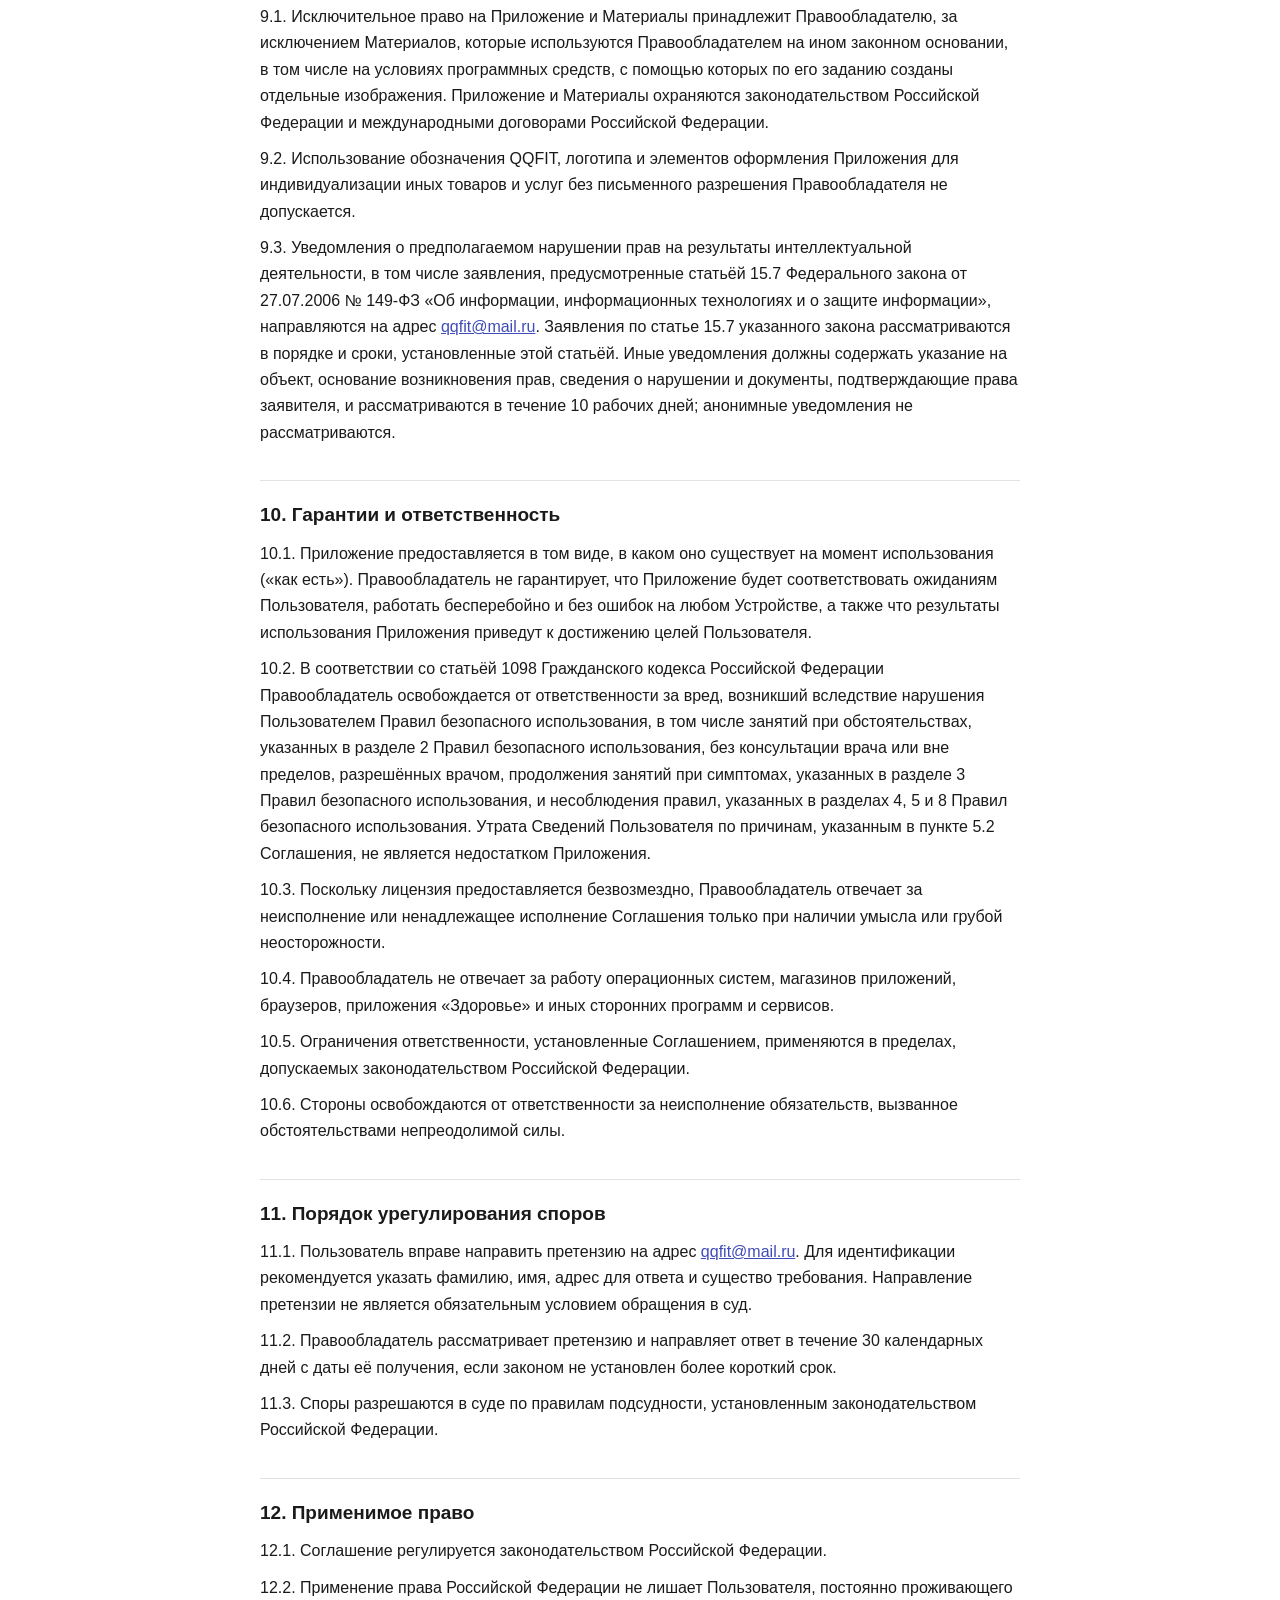
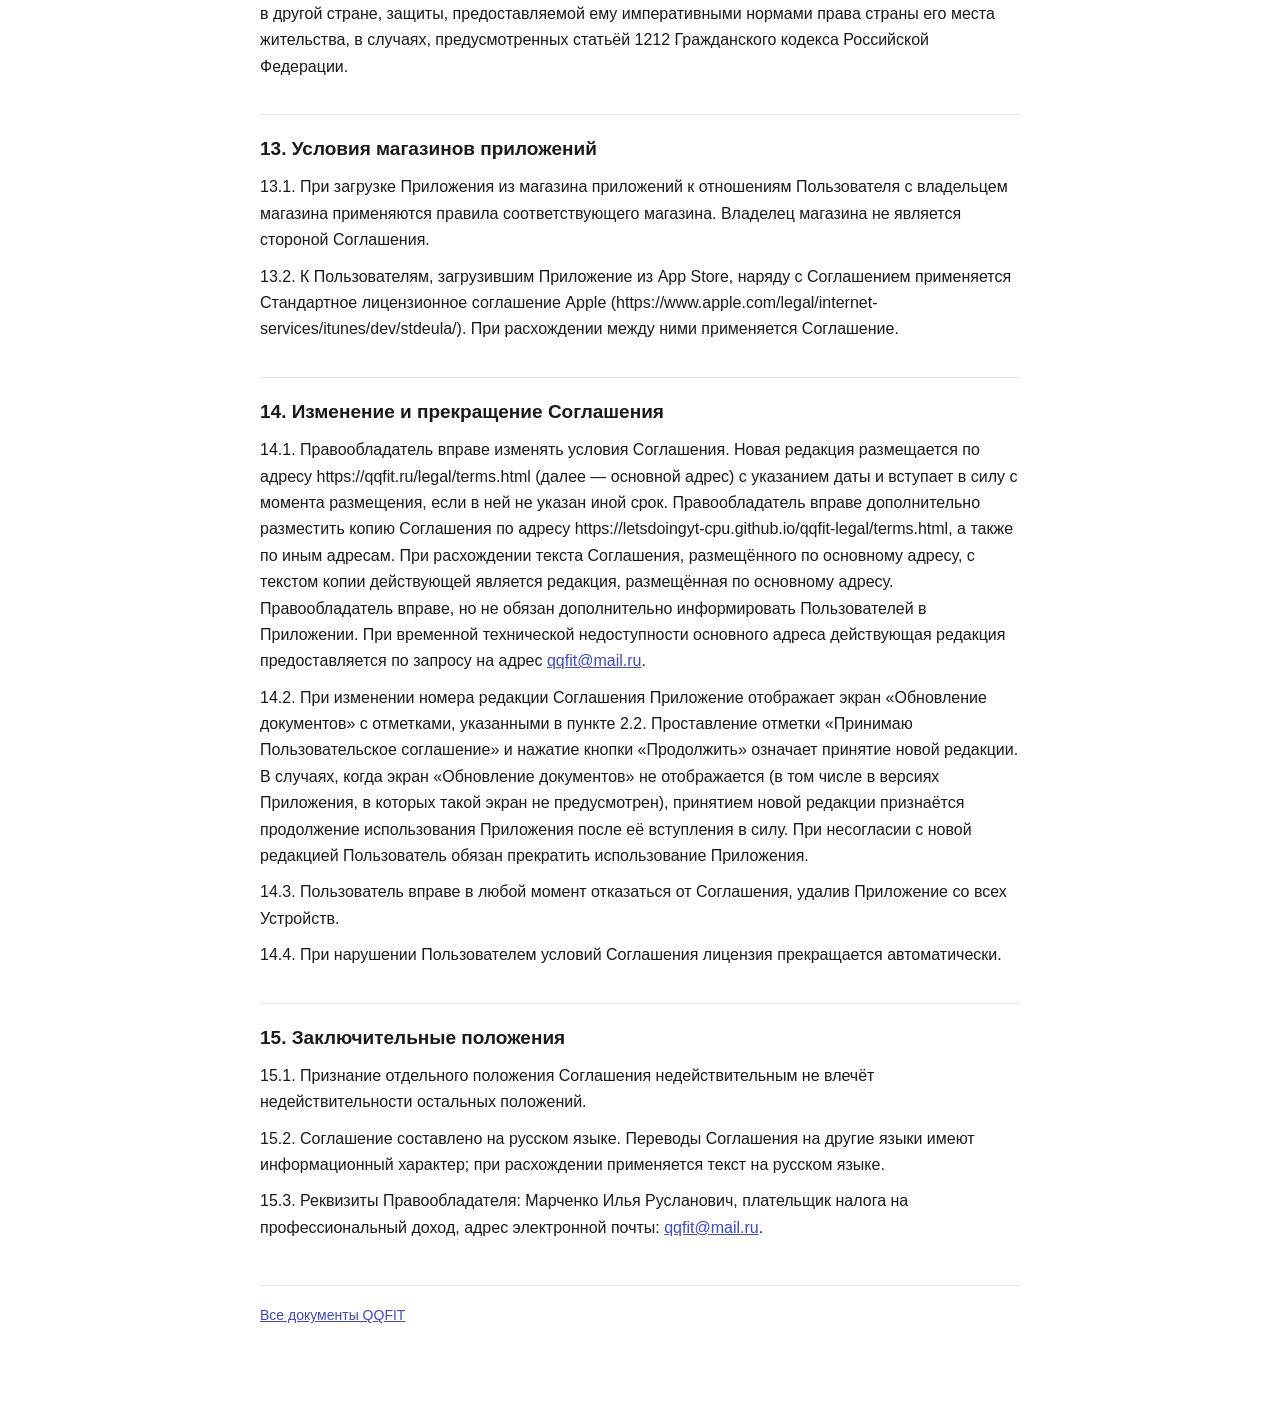
<file: legal/terms.html>
<!doctype html>
<html lang="ru"><head><meta charset="utf-8">
<meta name="viewport" content="width=device-width,initial-scale=1">
<title>Пользовательское соглашение — QQFIT</title>
<link rel="stylesheet" href="_style.css"></head><body><main>

<h1>Пользовательское соглашение</h1>
<p class="meta">Лицензионный договор на использование приложения QQFIT<br>
Редакция 2.1 от 24 ноября 2026 г. Предыдущая редакция 2.0 действовала с 22 октября 2026 г.</p>

<h2>1. Термины и определения</h2>
<p>1.1. Правообладатель — Марченко Илья Русланович, физическое лицо, применяющее специальный налоговый режим «Налог на профессиональный доход», адрес электронной почты: <a href="mailto:qqfit@mail.ru">qqfit@mail.ru</a>.</p>
<p>1.2. Приложение — программа для ЭВМ QQFIT для операционных систем Android и iOS, включая все обновления, а также входящие в их состав базы данных, тексты, изображения, анимации, иллюстрации, элементы интерфейса и иные материалы (далее — Материалы).</p>
<p>1.3. Пользователь — физическое лицо, использующее Приложение.</p>
<p>1.4. Соглашение — настоящее Пользовательское соглашение.</p>
<p>1.5. Сведения Пользователя — сведения, которые Пользователь вносит в Приложение, и сведения, которые Приложение формирует на их основе.</p>
<p>1.6. Политика конфиденциальности — документ, размещённый по адресу https://qqfit.ru/legal/privacy.html.</p>
<p>1.7. Правила безопасного использования — документ, размещённый по адресу https://qqfit.ru/legal/disclaimer.html.</p>
<p>1.8. Правила применения рекомендательных технологий — документ, размещённый по адресу https://qqfit.ru/legal/recommendations.html.</p>
<p>1.9. Устройство — смартфон, планшет или иное устройство Пользователя, на котором установлено или открыто Приложение.</p>

<h2>2. Общие положения и порядок заключения</h2>
<p>2.1. Соглашение является публичной офертой Правообладателя (статья 437 Гражданского кодекса Российской Федерации) и договором присоединения, условия которого изложены в электронном виде (пункт 5 статьи 1286 Гражданского кодекса Российской Федерации).</p>
<p>2.2. Полным и безоговорочным принятием Пользователем условий Соглашения (акцептом) признаётся проставление Пользователем на экране согласий в Приложении отметки «Принимаю Пользовательское соглашение» и нажатие кнопки «Начать» (на экране «Обновление документов» — кнопки «Продолжить»). Кнопка становится доступной после проставления всех отметок экрана согласий: «Принимаю Пользовательское соглашение», «Ознакомлен(а) с Политикой конфиденциальности» и «Мне есть 14 лет. Понимаю, что QQFIT — не медицинское приложение, и занимаюсь на свой риск». Приложение сохраняет на Устройстве дату принятия и номер принятой редакции Соглашения. В случаях, когда экран согласий не отображается (в том числе в версиях Приложения, в которых такой экран не предусмотрен), акцептом признаётся начало использования Приложения. Если Пользователь не согласен с условиями Соглашения, он обязан не проставлять отметку, прекратить использование Приложения и удалить его с Устройства.</p>
<p>2.3. Неотъемлемыми частями Соглашения являются Правила безопасного использования и Правила применения рекомендательных технологий. Обработка персональных данных осуществляется в соответствии с Политикой конфиденциальности.</p>
<p>2.4. Приложение предназначено для лиц, достигших 14 лет. Принимая Соглашение, Пользователь подтверждает, что достиг указанного возраста. Возрастной рейтинг магазина приложений характеризует содержание Приложения и не изменяет минимальный возраст Пользователя. Пользователь, не достигший 18 лет, использует Приложение с ведома законного представителя. Для такого Пользователя Приложение применяет особенности, указанные в разделе 8 Правил безопасного использования.</p>

<h2>3. Предмет Соглашения</h2>
<p>3.1. Правообладатель предоставляет Пользователю на условиях простой (неисключительной) лицензии право использования Приложения следующими способами:</p>
<p class="sub">3.1.1. Воспроизведение Приложения путём его установки и запуска на Устройствах Пользователя.</p>
<p class="sub">3.1.2. Использование функциональных возможностей Приложения по назначению для личных целей, не связанных с предпринимательской деятельностью.</p>
<p>3.2. Лицензия предоставляется безвозмездно, на территории всех стран мира, на срок действия исключительного права на Приложение.</p>
<p>3.3. Права использования, прямо не указанные в Соглашении, не считаются предоставленными Пользователю. Лицензия не включает права на предоставление сублицензий.</p>
<p>3.4. Текущая версия Приложения не содержит платных функций и встроенных покупок. Условия предоставления платных функций, если они появятся, включая их состав и стоимость, будут определены отдельным документом, с которым Пользователь сможет ознакомиться до оплаты.</p>

<h2>4. Права и обязанности сторон</h2>
<p>4.1. Пользователь вправе использовать Приложение в пределах, установленных разделом 3 Соглашения, а также осуществлять действия, предусмотренные статьёй 1280 Гражданского кодекса Российской Федерации.</p>
<p>4.2. Пользователь обязуется:</p>
<p class="sub">4.2.1. Соблюдать условия Соглашения и Правила безопасного использования.</p>
<p class="sub">4.2.2. Самостоятельно оценивать своё состояние здоровья и соответствие ему выбираемых нагрузок и режима питания.</p>
<p class="sub">4.2.3. Самостоятельно обеспечивать сохранность Сведений Пользователя и Устройства.</p>
<p>4.3. Пользователю запрещается:</p>
<p class="sub">4.3.1. Копировать, распространять, продавать, сдавать в аренду, предоставлять во временное пользование Приложение и Материалы или их части, за исключением случаев, прямо предусмотренных законом.</p>
<p class="sub">4.3.2. Модифицировать Приложение, осуществлять декомпилирование, дизассемблирование и иные действия по воспроизведению исходного кода Приложения, за исключением случаев и в пределах, установленных статьёй 1280 Гражданского кодекса Российской Федерации.</p>
<p class="sub">4.3.3. Обходить технические средства защиты и ограничения Приложения.</p>
<p class="sub">4.3.4. Извлекать и использовать Материалы, в том числе описания упражнений, программы тренировок, статьи и иллюстрации, в коммерческих целях, в том числе для оказания платных услуг третьим лицам, без письменного разрешения Правообладателя.</p>
<p class="sub">4.3.5. Использовать Материалы для обучения систем искусственного интеллекта и формирования наборов данных.</p>
<p class="sub">4.3.6. Выдавать Приложение или Материалы за собственные либо удалять из них сведения об авторстве и о Правообладателе.</p>
<p>4.4. Правообладатель вправе:</p>
<p class="sub">4.4.1. Изменять, обновлять и дополнять Приложение, изменять его функциональные возможности, в том числе прекращать поддержку отдельных функций и версий операционных систем.</p>
<p class="sub">4.4.2. Временно приостанавливать работу сайта https://qqfit.ru и страниц документов для проведения технических работ.</p>
<p class="sub">4.4.3. Прекратить распространение Приложения.</p>

<h2>5. Сведения Пользователя</h2>
<p>5.1. Приложение функционирует без регистрации. Сведения Пользователя хранятся на Устройстве Пользователя и Правообладателю не передаются, за исключением сведений, которые Пользователь по своему решению включает в обращение в службу поддержки. Порядок обработки сведений определён Политикой конфиденциальности.</p>
<p>5.2. Правообладатель не имеет доступа к Сведениям Пользователя, хранящимся на Устройстве, и не может их восстановить в случае удаления Приложения, очистки его данных, утраты, замены или неисправности Устройства.</p>
<p>5.3. Сведения Пользователя не являются Материалами Правообладателя. Правообладатель не приобретает прав на Сведения Пользователя.</p>

<h2>6. Характер Материалов и расчётов</h2>
<p>6.1. Описания упражнений, программы тренировок, статьи, справочник продуктов, калькуляторы и иные Материалы носят общий информационный характер. Они не являются медицинской помощью, медицинской консультацией, назначением диеты или лечения, а также индивидуальными рекомендациями тренера или диетолога. Статьи не содержат сведений о конкретных изготовителях, продавцах и товарных знаках и не являются рекламой. Сведения о пищевых добавках (в том числе о протеине и креатине) носят общий информационный характер, не заменяют инструкцию изготовителя и консультацию врача; решение об их применении Пользователь принимает самостоятельно. Статьи не содержат рекомендаций по применению лекарственных препаратов.</p>
<p>6.2. Приложение предназначено для целей содействия здоровому образу жизни (учёт тренировок, шагов, потреблённых и израсходованных калорий, воды и массы тела), не предназначено для применения в медицинских целях, в том числе для профилактики, диагностики, лечения и мониторинга состояния организма в медицинских целях, и не является медицинским изделием.</p>
<p>6.3. Нормы калорий, макронутриентов и воды, оценка расхода энергии и уровни развития групп мышц рассчитываются по методикам, указанным в Правилах безопасного использования, на основании сведений, внесённых Пользователем; количество шагов определяется по показаниям датчиков Устройства или приложения «Здоровье». Результаты расчётов являются ориентировочными и могут существенно отличаться от фактических показателей.</p>
<p>6.4. Значения пищевой ценности во встроенном справочнике продуктов являются усреднёнными справочными значениями и могут отличаться от указанных изготовителем продукции. Значения собственных блюд и продуктов вносит Пользователь.</p>
<p>6.5. Правила безопасного использования являются установленными правилами пользования Приложением и результатами его работы (статья 1098 Гражданского кодекса Российской Федерации). Пользователь обязан ознакомиться с ними до начала занятий.</p>

<h2>7. Рекомендательные технологии</h2>
<p>7.1. В Приложении применяются рекомендательные технологии для подбора тренировочных программ, тренировок и упражнений. Порядок их применения, используемые сведения и способы влияния Пользователя на рекомендации определены Правилами применения рекомендательных технологий.</p>
<p>7.2. Вычисления, связанные с рекомендациями, выполняются на Устройстве Пользователя без передачи сведений Правообладателю и третьим лицам.</p>

<h2>8. Игровые элементы</h2>
<p>8.1. Очки опыта, уровни, внутриигровые монеты, достижения, серии активных дней и посещений, а также приобретаемые за внутриигровые монеты заморозки серии и элементы оформления (далее — Игровые элементы) являются функциональными элементами Приложения и начисляются за действия Пользователя в Приложении или приобретаются за внутриигровые монеты.</p>
<p>8.2. Игровые элементы не приобретаются и не обмениваются за денежные средства, не имеют денежной стоимости, не являются денежными средствами, электронными денежными средствами, цифровой валютой или цифровыми правами, не подлежат обмену, передаче третьим лицам, выводу и компенсации.</p>
<p>8.3. Правообладатель вправе изменять правила начисления и расходования Игровых элементов. Игровые элементы хранятся на Устройстве и утрачиваются вместе со Сведениями Пользователя.</p>

<h2>9. Интеллектуальная собственность</h2>
<p>9.1. Исключительное право на Приложение и Материалы принадлежит Правообладателю, за исключением Материалов, которые используются Правообладателем на ином законном основании, в том числе на условиях программных средств, с помощью которых по его заданию созданы отдельные изображения. Приложение и Материалы охраняются законодательством Российской Федерации и международными договорами Российской Федерации.</p>
<p>9.2. Использование обозначения QQFIT, логотипа и элементов оформления Приложения для индивидуализации иных товаров и услуг без письменного разрешения Правообладателя не допускается.</p>
<p>9.3. Уведомления о предполагаемом нарушении прав на результаты интеллектуальной деятельности, в том числе заявления, предусмотренные статьёй 15.7 Федерального закона от 27.07.2006 № 149-ФЗ «Об информации, информационных технологиях и о защите информации», направляются на адрес <a href="mailto:qqfit@mail.ru">qqfit@mail.ru</a>. Заявления по статье 15.7 указанного закона рассматриваются в порядке и сроки, установленные этой статьёй. Иные уведомления должны содержать указание на объект, основание возникновения прав, сведения о нарушении и документы, подтверждающие права заявителя, и рассматриваются в течение 10 рабочих дней; анонимные уведомления не рассматриваются.</p>

<h2>10. Гарантии и ответственность</h2>
<p>10.1. Приложение предоставляется в том виде, в каком оно существует на момент использования («как есть»). Правообладатель не гарантирует, что Приложение будет соответствовать ожиданиям Пользователя, работать бесперебойно и без ошибок на любом Устройстве, а также что результаты использования Приложения приведут к достижению целей Пользователя.</p>
<p>10.2. В соответствии со статьёй 1098 Гражданского кодекса Российской Федерации Правообладатель освобождается от ответственности за вред, возникший вследствие нарушения Пользователем Правил безопасного использования, в том числе занятий при обстоятельствах, указанных в разделе 2 Правил безопасного использования, без консультации врача или вне пределов, разрешённых врачом, продолжения занятий при симптомах, указанных в разделе 3 Правил безопасного использования, и несоблюдения правил, указанных в разделах 4, 5 и 8 Правил безопасного использования. Утрата Сведений Пользователя по причинам, указанным в пункте 5.2 Соглашения, не является недостатком Приложения.</p>
<p>10.3. Поскольку лицензия предоставляется безвозмездно, Правообладатель отвечает за неисполнение или ненадлежащее исполнение Соглашения только при наличии умысла или грубой неосторожности.</p>
<p>10.4. Правообладатель не отвечает за работу операционных систем, магазинов приложений, браузеров, приложения «Здоровье» и иных сторонних программ и сервисов.</p>
<p>10.5. Ограничения ответственности, установленные Соглашением, применяются в пределах, допускаемых законодательством Российской Федерации.</p>
<p>10.6. Стороны освобождаются от ответственности за неисполнение обязательств, вызванное обстоятельствами непреодолимой силы.</p>

<h2>11. Порядок урегулирования споров</h2>
<p>11.1. Пользователь вправе направить претензию на адрес <a href="mailto:qqfit@mail.ru">qqfit@mail.ru</a>. Для идентификации рекомендуется указать фамилию, имя, адрес для ответа и существо требования. Направление претензии не является обязательным условием обращения в суд.</p>
<p>11.2. Правообладатель рассматривает претензию и направляет ответ в течение 30 календарных дней с даты её получения, если законом не установлен более короткий срок.</p>
<p>11.3. Споры разрешаются в суде по правилам подсудности, установленным законодательством Российской Федерации.</p>

<h2>12. Применимое право</h2>
<p>12.1. Соглашение регулируется законодательством Российской Федерации.</p>
<p>12.2. Применение права Российской Федерации не лишает Пользователя, постоянно проживающего в другой стране, защиты, предоставляемой ему императивными нормами права страны его места жительства, в случаях, предусмотренных статьёй 1212 Гражданского кодекса Российской Федерации.</p>

<h2>13. Условия магазинов приложений</h2>
<p>13.1. При загрузке Приложения из магазина приложений к отношениям Пользователя с владельцем магазина применяются правила соответствующего магазина. Владелец магазина не является стороной Соглашения.</p>
<p>13.2. К Пользователям, загрузившим Приложение из App Store, наряду с Соглашением применяется Стандартное лицензионное соглашение Apple (https://www.apple.com/legal/internet-services/itunes/dev/stdeula/). При расхождении между ними применяется Соглашение.</p>

<h2>14. Изменение и прекращение Соглашения</h2>
<p>14.1. Правообладатель вправе изменять условия Соглашения. Новая редакция размещается по адресу https://qqfit.ru/legal/terms.html (далее — основной адрес) с указанием даты и вступает в силу с момента размещения, если в ней не указан иной срок. Правообладатель вправе дополнительно разместить копию Соглашения по адресу https://letsdoingyt-cpu.github.io/qqfit-legal/terms.html, а также по иным адресам. При расхождении текста Соглашения, размещённого по основному адресу, с текстом копии действующей является редакция, размещённая по основному адресу. Правообладатель вправе, но не обязан дополнительно информировать Пользователей в Приложении. При временной технической недоступности основного адреса действующая редакция предоставляется по запросу на адрес <a href="mailto:qqfit@mail.ru">qqfit@mail.ru</a>.</p>
<p>14.2. При изменении номера редакции Соглашения Приложение отображает экран «Обновление документов» с отметками, указанными в пункте 2.2. Проставление отметки «Принимаю Пользовательское соглашение» и нажатие кнопки «Продолжить» означает принятие новой редакции. В случаях, когда экран «Обновление документов» не отображается (в том числе в версиях Приложения, в которых такой экран не предусмотрен), принятием новой редакции признаётся продолжение использования Приложения после её вступления в силу. При несогласии с новой редакцией Пользователь обязан прекратить использование Приложения.</p>
<p>14.3. Пользователь вправе в любой момент отказаться от Соглашения, удалив Приложение со всех Устройств.</p>
<p>14.4. При нарушении Пользователем условий Соглашения лицензия прекращается автоматически.</p>

<h2>15. Заключительные положения</h2>
<p>15.1. Признание отдельного положения Соглашения недействительным не влечёт недействительности остальных положений.</p>
<p>15.2. Соглашение составлено на русском языке. Переводы Соглашения на другие языки имеют информационный характер; при расхождении применяется текст на русском языке.</p>
<p>15.3. Реквизиты Правообладателя: Марченко Илья Русланович, плательщик налога на профессиональный доход, адрес электронной почты: <a href="mailto:qqfit@mail.ru">qqfit@mail.ru</a>.</p>

<footer><a href="index.html">Все документы QQFIT</a></footer>
</main></body></html>
</file>
<file: legal/_style.css>
:root{--bg:#fff;--fg:#1a1a1a;--muted:#5c5c5c;--line:#e3e3e3;--accent:#3f4bb8;--btn:#f3f4fb}
@media (prefers-color-scheme:dark){:root{--bg:#121316;--fg:#e8e8ea;--muted:#a0a0a8;--line:#2a2b31;--accent:#8b95f0;--btn:#1c1e26}}
*{box-sizing:border-box}
body{margin:0;background:var(--bg);color:var(--fg);font:16px/1.65 -apple-system,BlinkMacSystemFont,"Segoe UI",Roboto,sans-serif;padding:32px 20px 80px}
main{max-width:760px;margin:0 auto}
h1{font-size:26px;line-height:1.25;margin:0 0 6px}
h2{font-size:19px;margin:34px 0 10px;padding-top:18px;border-top:1px solid var(--line)}
h2:first-of-type{border-top:0;padding-top:0}
p,li{margin:10px 0}
ul{padding-left:22px}
a{color:var(--accent);overflow-wrap:anywhere}
.meta{color:var(--muted);font-size:14px;margin:0 0 26px}
.box{border:1px solid var(--line);border-radius:12px;padding:14px 18px;margin:22px 0}
.sub{padding-left:28px}
.sub2{padding-left:56px}
table{border-collapse:collapse;width:100%;margin:14px 0;font-size:15px}
th,td{border:1px solid var(--line);padding:8px 10px;text-align:left;vertical-align:top}
th{font-weight:600}
.table-wrap{overflow-x:auto}
.buttons{display:flex;flex-direction:column;gap:12px;margin:28px 0}
.btn{display:block;padding:16px 18px;border:1px solid var(--line);border-radius:12px;background:var(--btn);color:var(--fg);text-decoration:none;font-weight:600}
.btn:hover{border-color:var(--accent)}
footer{margin-top:44px;padding-top:18px;border-top:1px solid var(--line);color:var(--muted);font-size:14px}
strong{font-weight:600}
</file>
